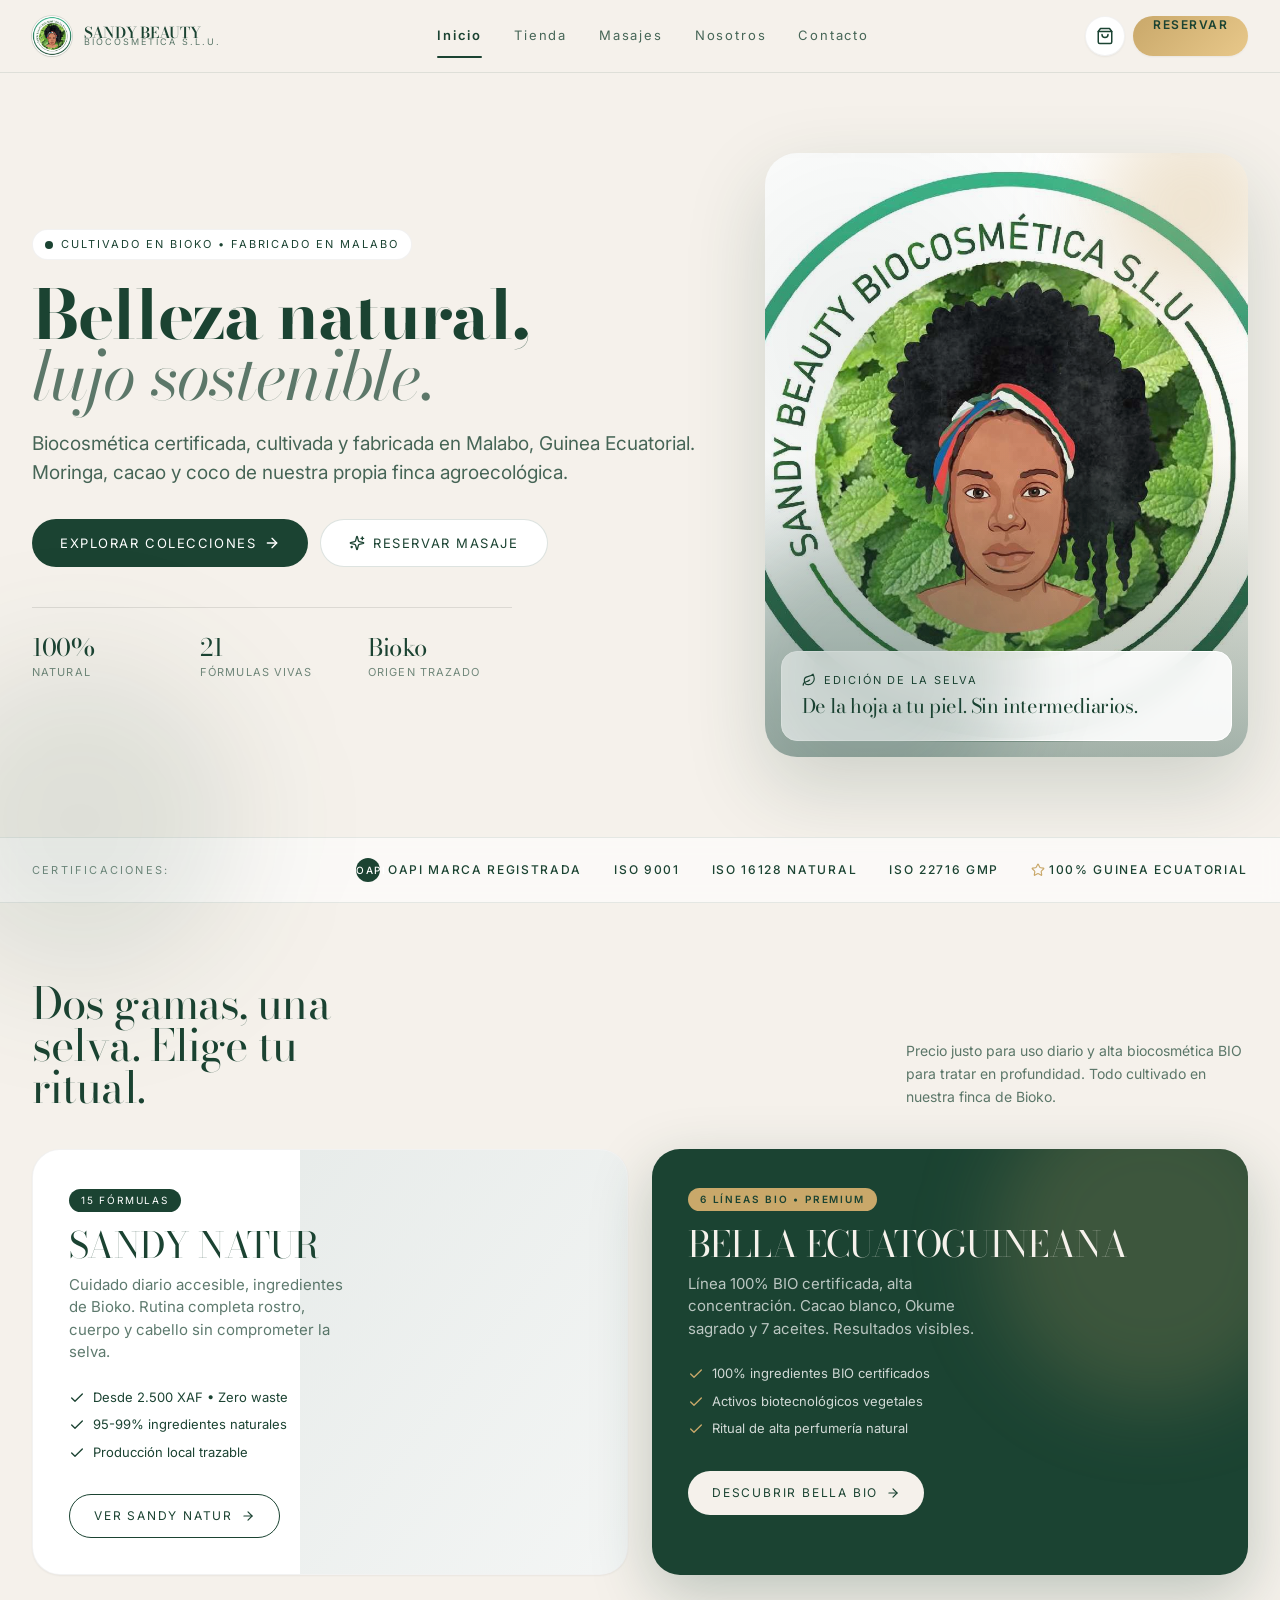
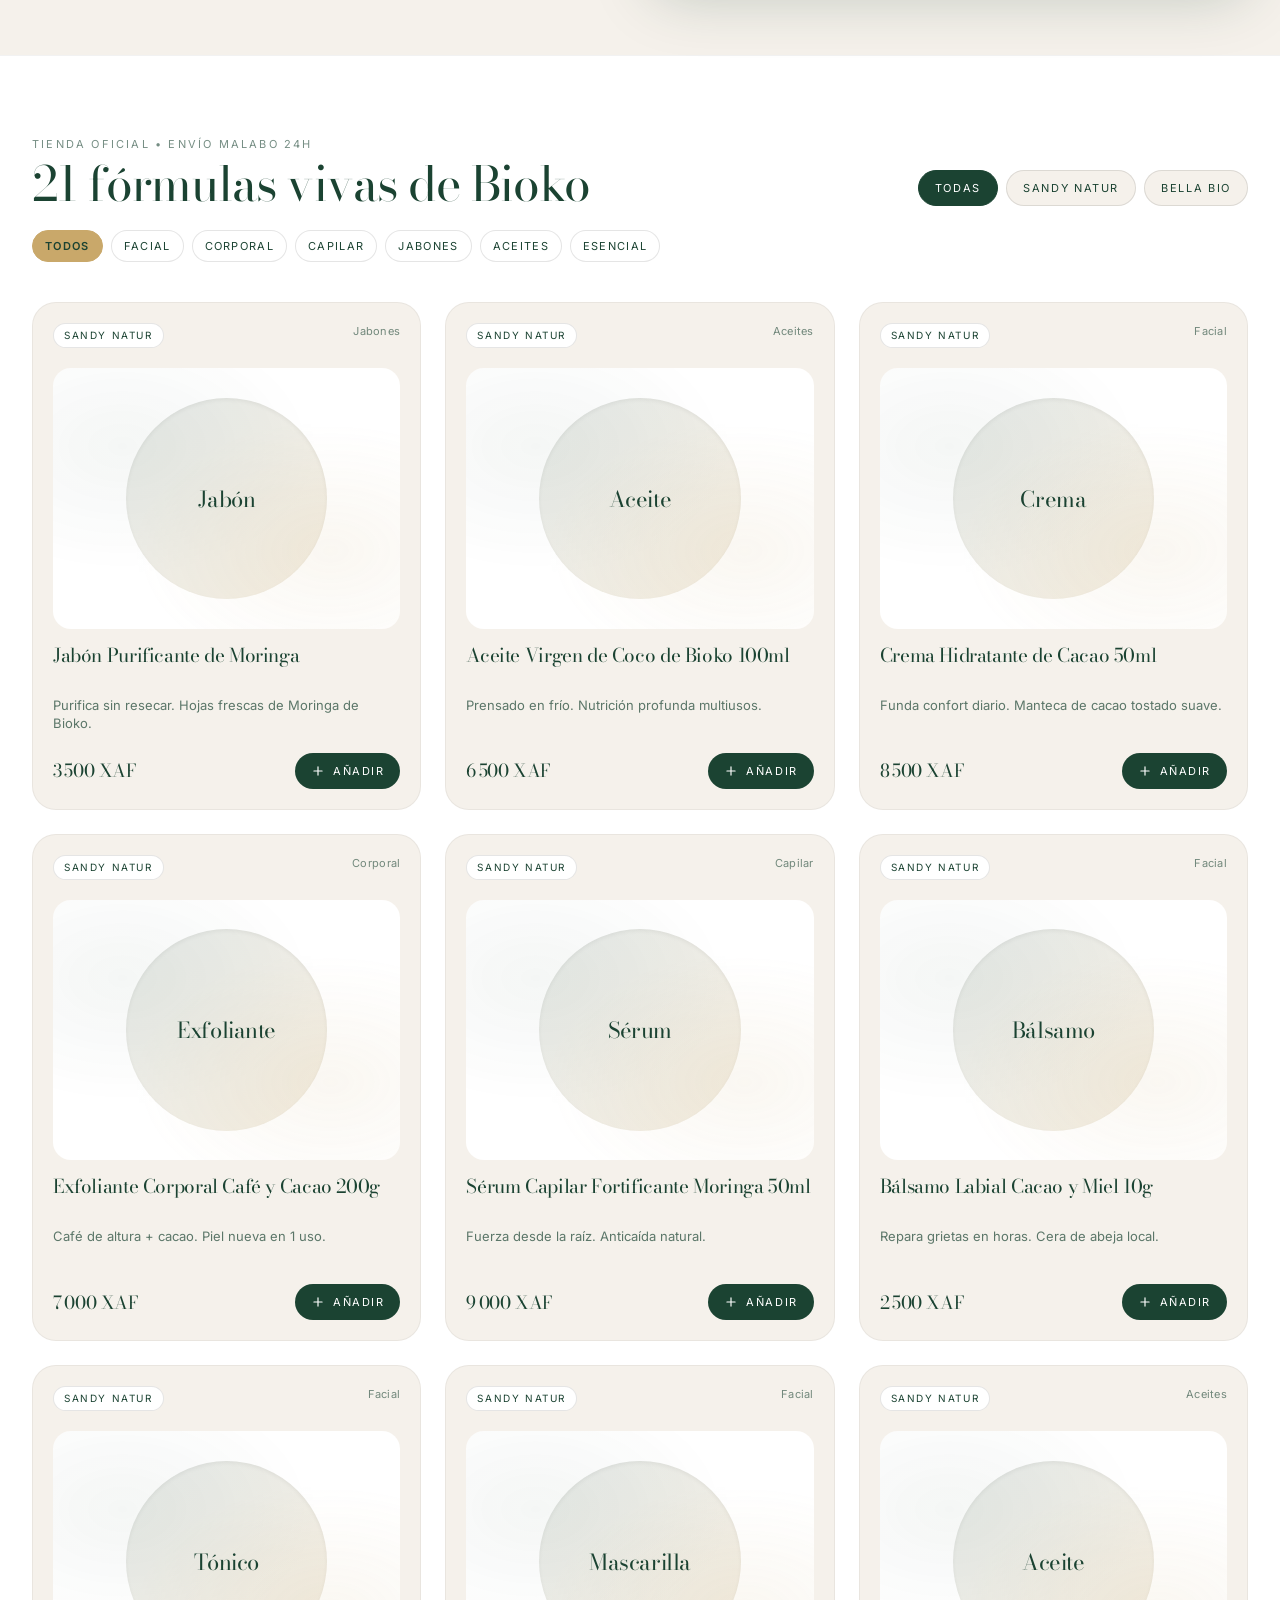
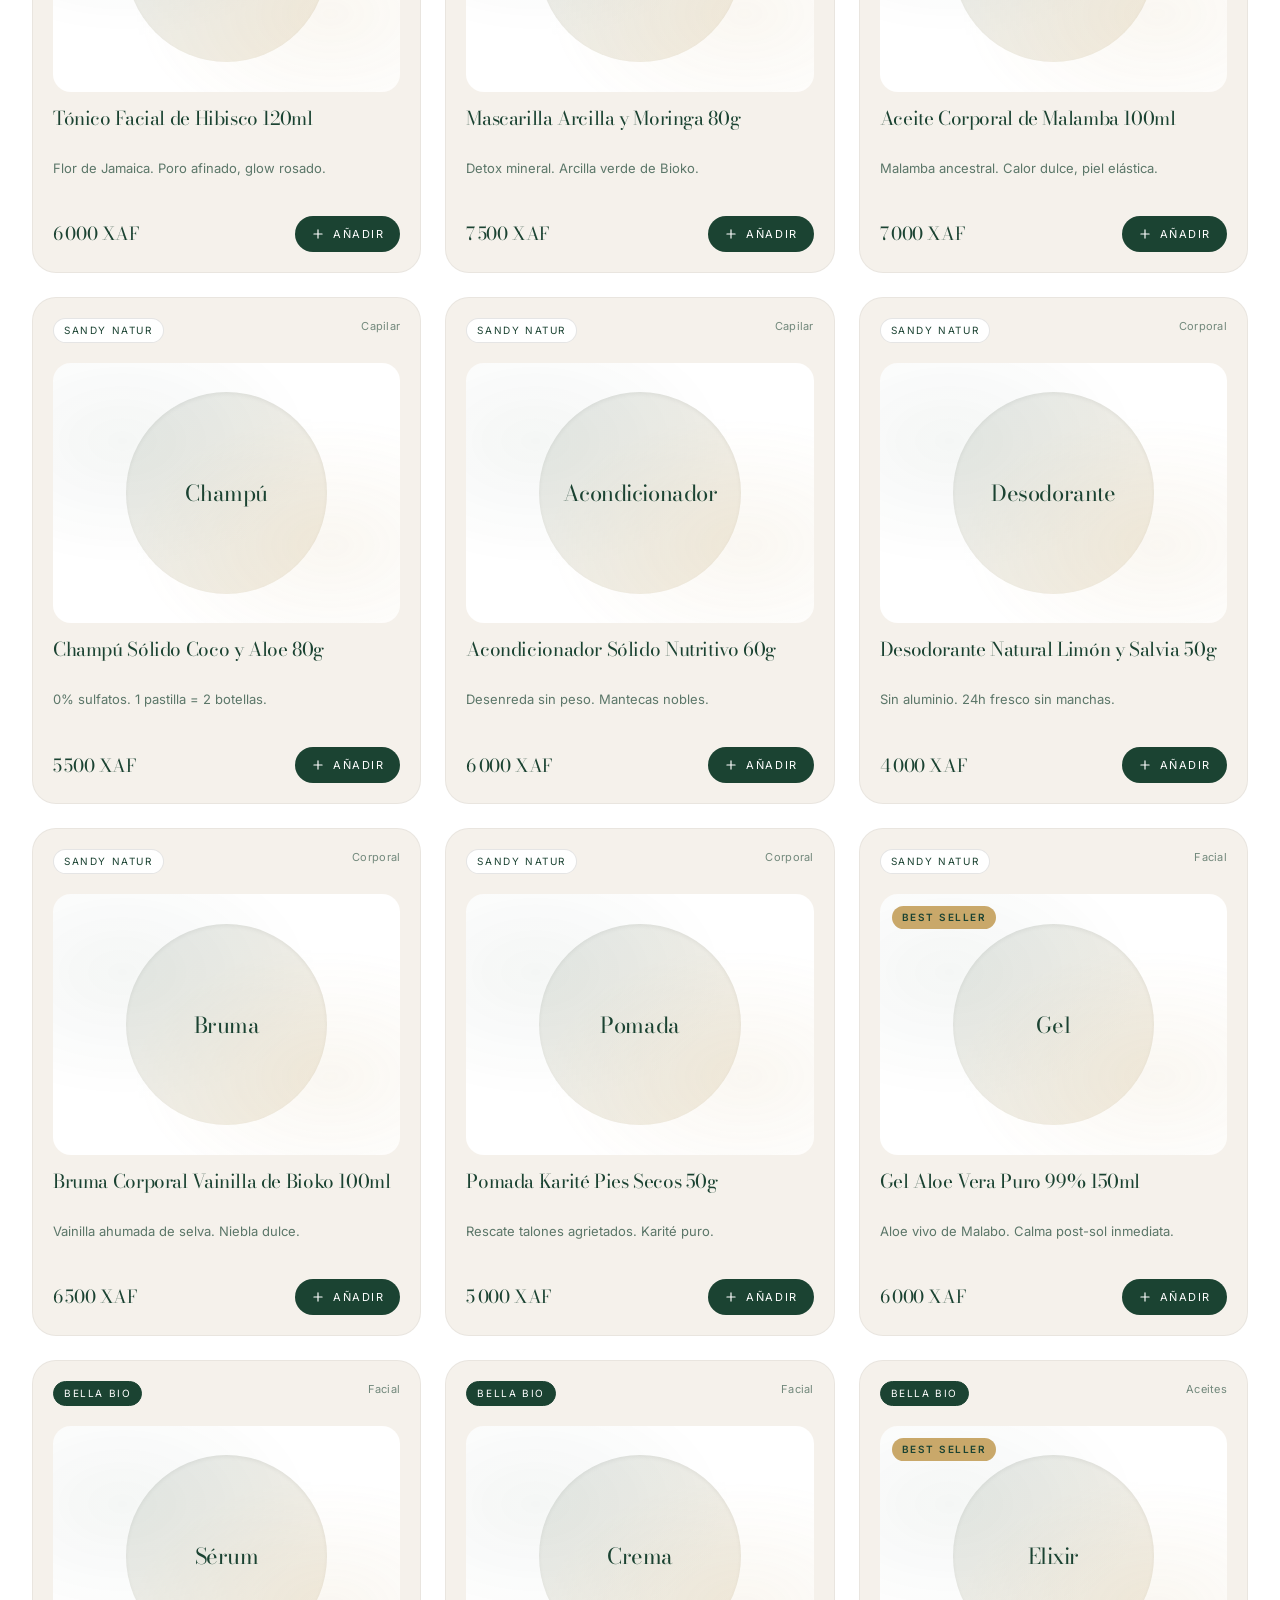
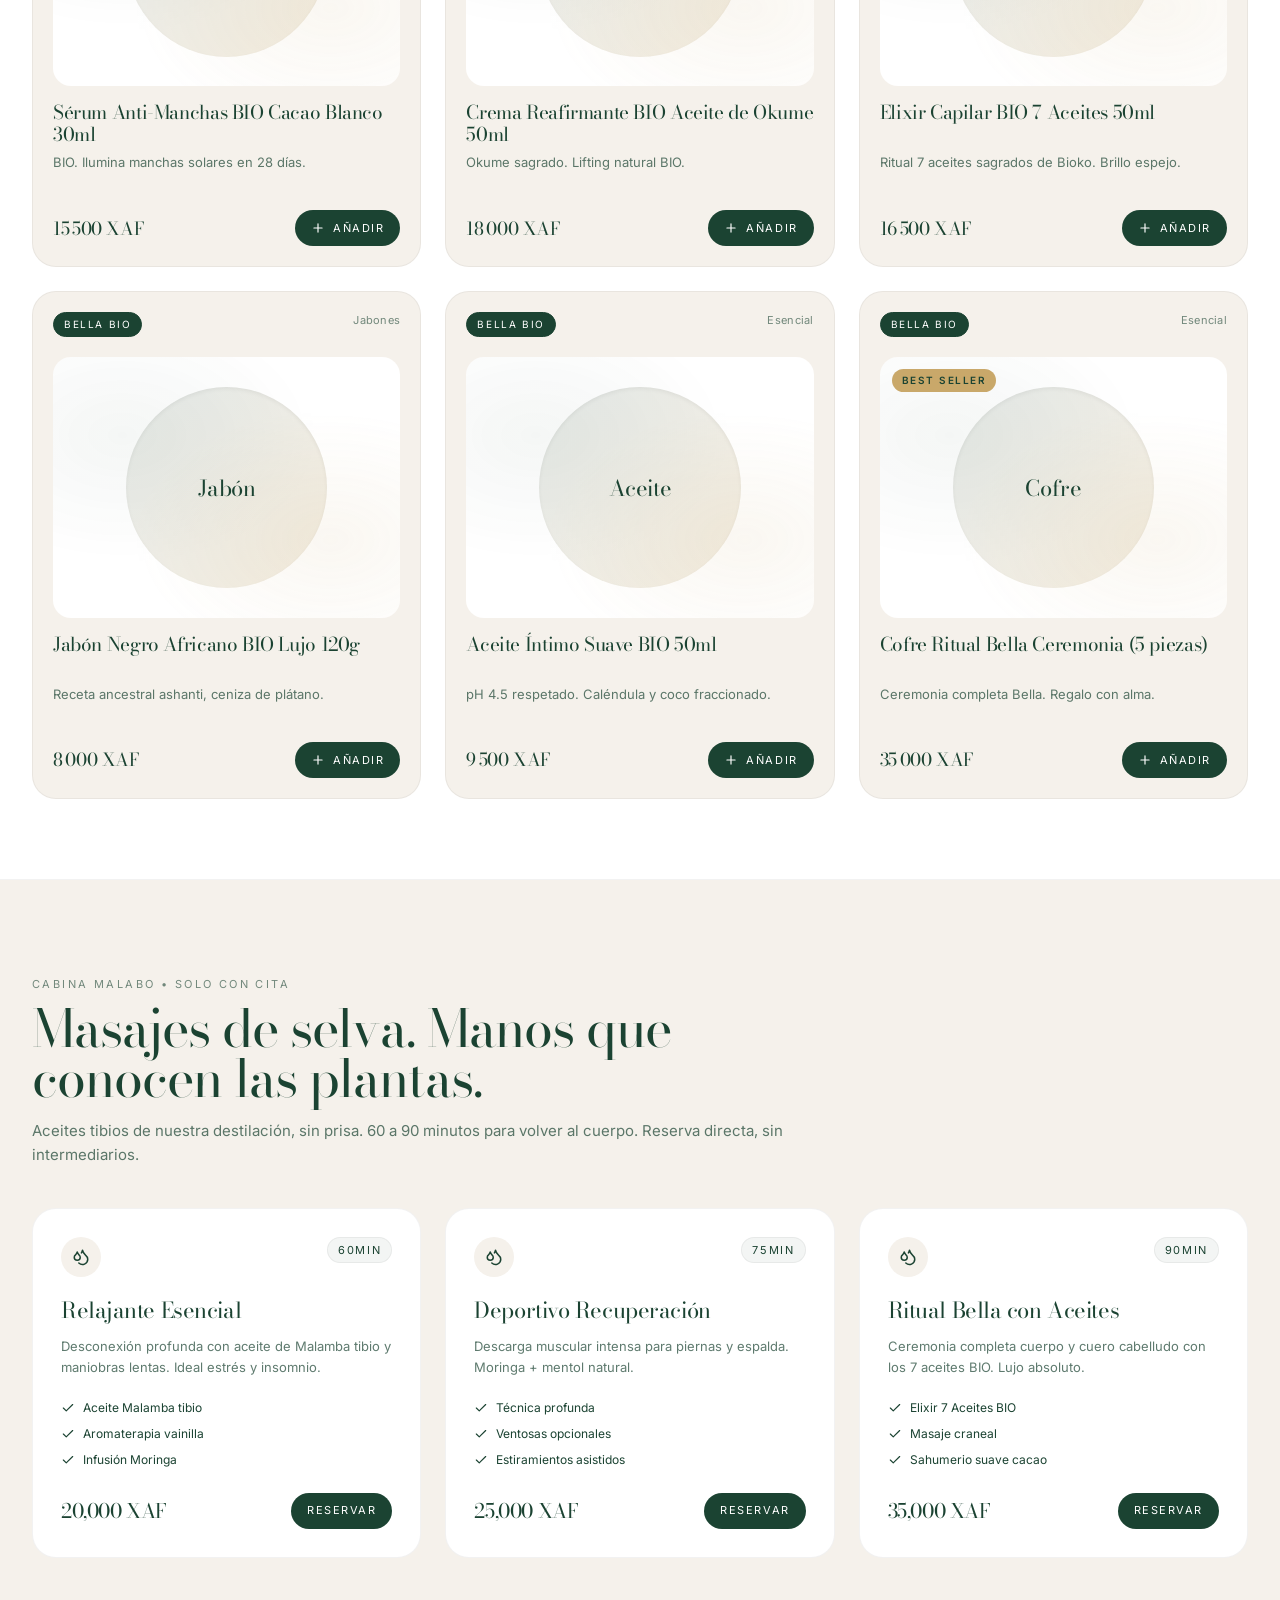
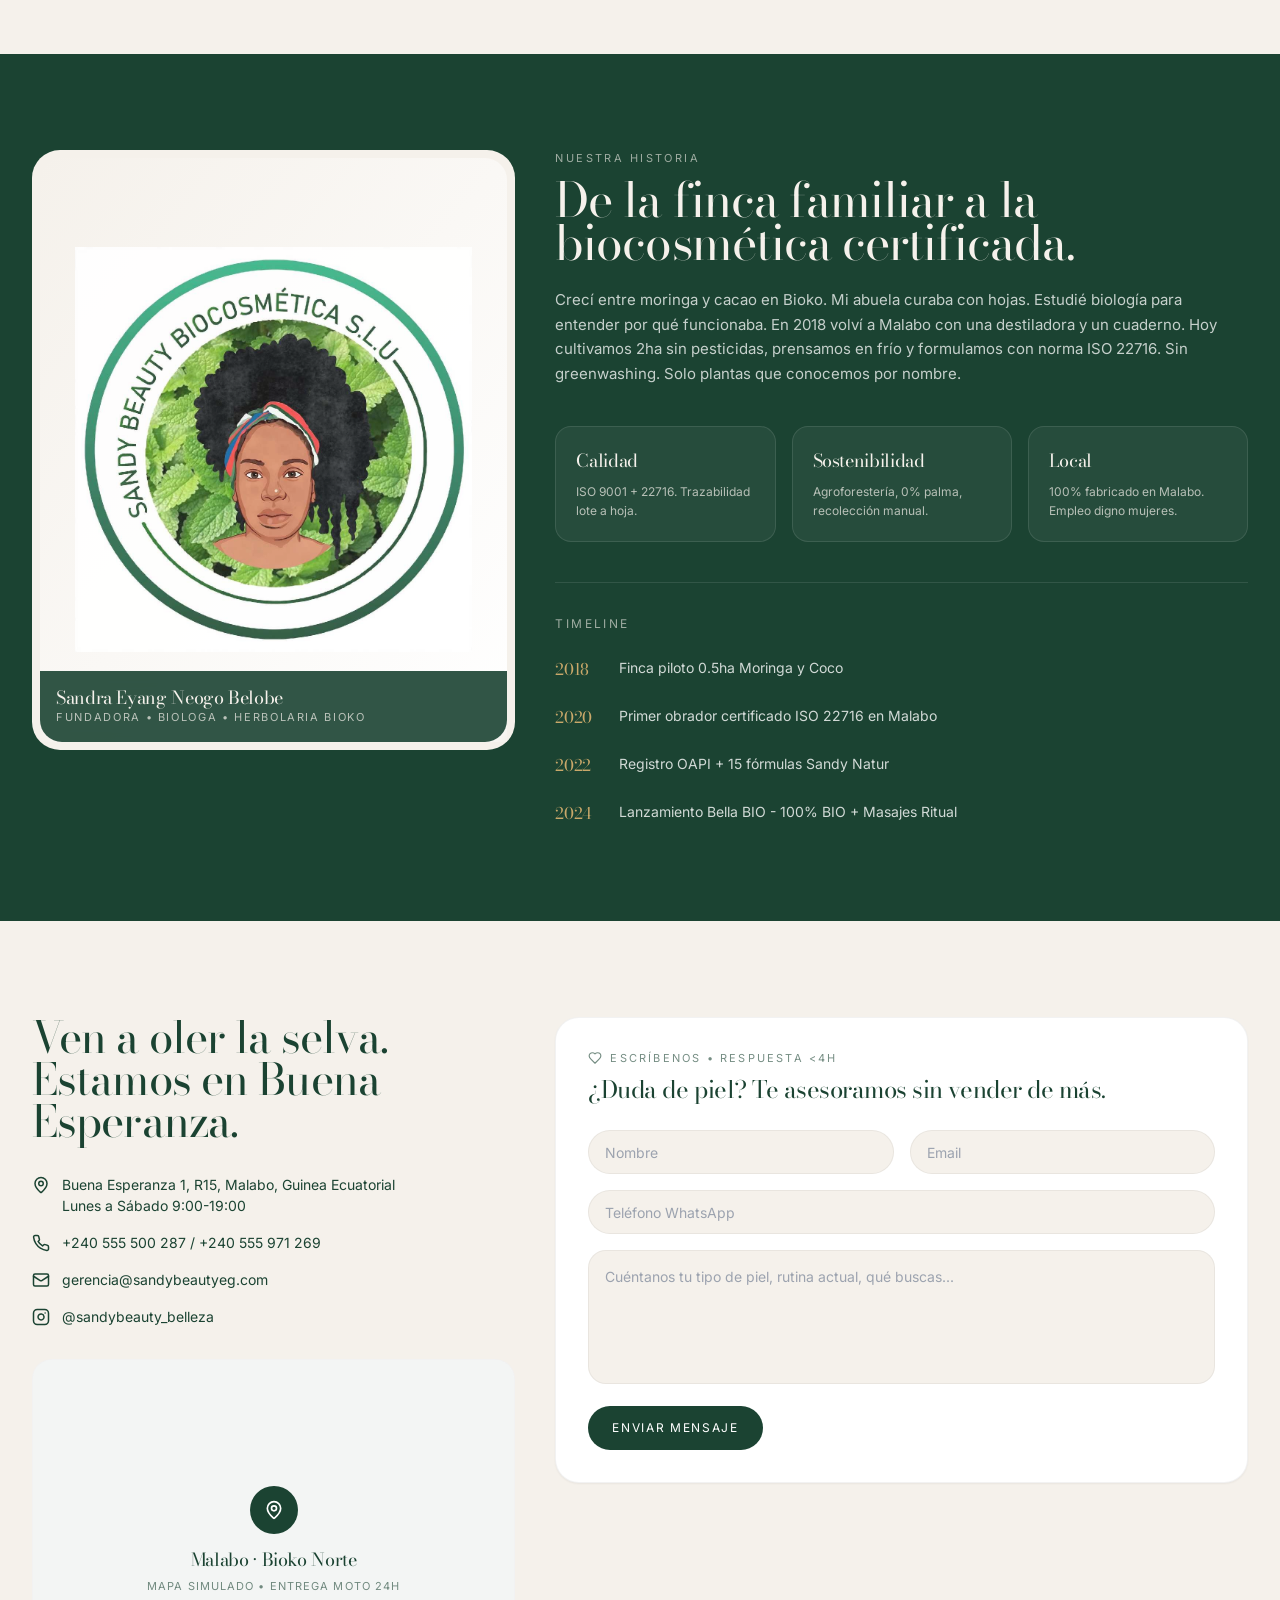
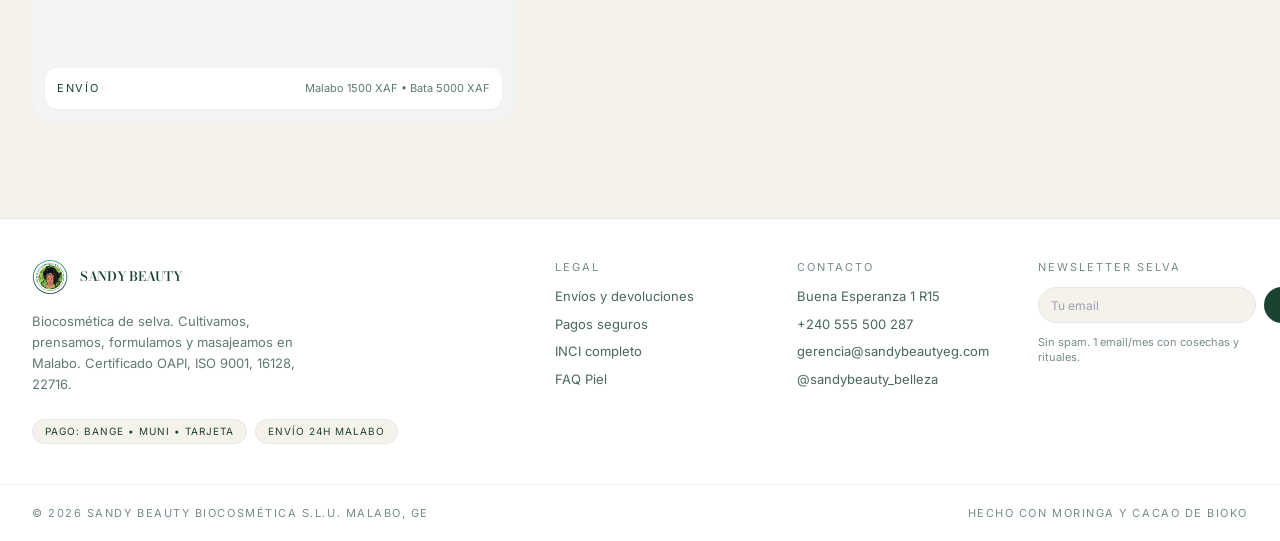
<file: Sandy Beauty 01.html>
<!DOCTYPE html>
<html lang="en">
<head>
  <meta charset="UTF-8">
  <meta name="viewport" content="width=device-width, initial-scale=1">
  <title>React Artifact</title>
  <style>*,:after,:before{--tw-border-spacing-x:0;--tw-border-spacing-y:0;--tw-translate-x:0;--tw-translate-y:0;--tw-rotate:0;--tw-skew-x:0;--tw-skew-y:0;--tw-scale-x:1;--tw-scale-y:1;--tw-pan-x: ;--tw-pan-y: ;--tw-pinch-zoom: ;--tw-scroll-snap-strictness:proximity;--tw-gradient-from-position: ;--tw-gradient-via-position: ;--tw-gradient-to-position: ;--tw-ordinal: ;--tw-slashed-zero: ;--tw-numeric-figure: ;--tw-numeric-spacing: ;--tw-numeric-fraction: ;--tw-ring-inset: ;--tw-ring-offset-width:0px;--tw-ring-offset-color:#fff;--tw-ring-color:rgba(59,130,246,.5);--tw-ring-offset-shadow:0 0 #0000;--tw-ring-shadow:0 0 #0000;--tw-shadow:0 0 #0000;--tw-shadow-colored:0 0 #0000;--tw-blur: ;--tw-brightness: ;--tw-contrast: ;--tw-grayscale: ;--tw-hue-rotate: ;--tw-invert: ;--tw-saturate: ;--tw-sepia: ;--tw-drop-shadow: ;--tw-backdrop-blur: ;--tw-backdrop-brightness: ;--tw-backdrop-contrast: ;--tw-backdrop-grayscale: ;--tw-backdrop-hue-rotate: ;--tw-backdrop-invert: ;--tw-backdrop-opacity: ;--tw-backdrop-saturate: ;--tw-backdrop-sepia: ;--tw-contain-size: ;--tw-contain-layout: ;--tw-contain-paint: ;--tw-contain-style: }::backdrop{--tw-border-spacing-x:0;--tw-border-spacing-y:0;--tw-translate-x:0;--tw-translate-y:0;--tw-rotate:0;--tw-skew-x:0;--tw-skew-y:0;--tw-scale-x:1;--tw-scale-y:1;--tw-pan-x: ;--tw-pan-y: ;--tw-pinch-zoom: ;--tw-scroll-snap-strictness:proximity;--tw-gradient-from-position: ;--tw-gradient-via-position: ;--tw-gradient-to-position: ;--tw-ordinal: ;--tw-slashed-zero: ;--tw-numeric-figure: ;--tw-numeric-spacing: ;--tw-numeric-fraction: ;--tw-ring-inset: ;--tw-ring-offset-width:0px;--tw-ring-offset-color:#fff;--tw-ring-color:rgba(59,130,246,.5);--tw-ring-offset-shadow:0 0 #0000;--tw-ring-shadow:0 0 #0000;--tw-shadow:0 0 #0000;--tw-shadow-colored:0 0 #0000;--tw-blur: ;--tw-brightness: ;--tw-contrast: ;--tw-grayscale: ;--tw-hue-rotate: ;--tw-invert: ;--tw-saturate: ;--tw-sepia: ;--tw-drop-shadow: ;--tw-backdrop-blur: ;--tw-backdrop-brightness: ;--tw-backdrop-contrast: ;--tw-backdrop-grayscale: ;--tw-backdrop-hue-rotate: ;--tw-backdrop-invert: ;--tw-backdrop-opacity: ;--tw-backdrop-saturate: ;--tw-backdrop-sepia: ;--tw-contain-size: ;--tw-contain-layout: ;--tw-contain-paint: ;--tw-contain-style: }/*! tailwindcss v3.4.18 | MIT License | https://tailwindcss.com*/*,:after,:before{box-sizing:border-box;border:0 solid #e5e7eb}:after,:before{--tw-content:""}:host,html{line-height:1.5;-webkit-text-size-adjust:100%;-moz-tab-size:4;-o-tab-size:4;tab-size:4;font-family:ui-sans-serif,system-ui,sans-serif,Apple Color Emoji,Segoe UI Emoji,Segoe UI Symbol,Noto Color Emoji;font-feature-settings:normal;font-variation-settings:normal;-webkit-tap-highlight-color:transparent}body{line-height:inherit}hr{height:0;color:inherit;border-top-width:1px}abbr:where([title]){-webkit-text-decoration:underline dotted;text-decoration:underline dotted}h1,h2,h3,h4,h5,h6{font-size:inherit;font-weight:inherit}a{color:inherit;text-decoration:inherit}b,strong{font-weight:bolder}code,kbd,pre,samp{font-family:ui-monospace,SFMono-Regular,Menlo,Monaco,Consolas,Liberation Mono,Courier New,monospace;font-feature-settings:normal;font-variation-settings:normal;font-size:1em}small{font-size:80%}sub,sup{font-size:75%;line-height:0;position:relative;vertical-align:baseline}sub{bottom:-.25em}sup{top:-.5em}table{text-indent:0;border-color:inherit;border-collapse:collapse}button,input,optgroup,select,textarea{font-family:inherit;font-feature-settings:inherit;font-variation-settings:inherit;font-size:100%;font-weight:inherit;line-height:inherit;letter-spacing:inherit;color:inherit;margin:0;padding:0}button,select{text-transform:none}button,input:where([type=button]),input:where([type=reset]),input:where([type=submit]){-webkit-appearance:button;background-color:transparent;background-image:none}:-moz-focusring{outline:auto}:-moz-ui-invalid{box-shadow:none}progress{vertical-align:baseline}::-webkit-inner-spin-button,::-webkit-outer-spin-button{height:auto}[type=search]{-webkit-appearance:textfield;outline-offset:-2px}::-webkit-search-decoration{-webkit-appearance:none}::-webkit-file-upload-button{-webkit-appearance:button;font:inherit}summary{display:list-item}blockquote,dd,dl,figure,h1,h2,h3,h4,h5,h6,hr,p,pre{margin:0}fieldset{margin:0}fieldset,legend{padding:0}menu,ol,ul{list-style:none;margin:0;padding:0}dialog{padding:0}textarea{resize:vertical}input::-moz-placeholder,textarea::-moz-placeholder{opacity:1;color:#9ca3af}input::placeholder,textarea::placeholder{opacity:1;color:#9ca3af}[role=button],button{cursor:pointer}:disabled{cursor:default}audio,canvas,embed,iframe,img,object,svg,video{display:block;vertical-align:middle}img,video{max-width:100%;height:auto}[hidden]:where(:not([hidden=until-found])){display:none}.container{width:100%}@media (min-width:640px){.container{max-width:640px}}@media (min-width:768px){.container{max-width:768px}}@media (min-width:1024px){.container{max-width:1024px}}@media (min-width:1280px){.container{max-width:1280px}}@media (min-width:1536px){.container{max-width:1536px}}.pointer-events-none{pointer-events:none}.fixed{position:fixed}.absolute{position:absolute}.relative{position:relative}.sticky{position:sticky}.inset-0{inset:0}.-bottom-1{bottom:-.25rem}.-bottom-16{bottom:-4rem}.-bottom-20{bottom:-5rem}.-left-10{left:-2.5rem}.-left-20{left:-5rem}.-right-1{right:-.25rem}.-right-10{right:-2.5rem}.-right-16{right:-4rem}.-top-1{top:-.25rem}.-top-10{top:-2.5rem}.-top-16{top:-4rem}.bottom-0{bottom:0}.bottom-3{bottom:.75rem}.bottom-4{bottom:1rem}.bottom-5{bottom:1.25rem}.left-0{left:0}.left-1\/2{left:50%}.left-3{left:.75rem}.left-4{left:1rem}.right-0{right:0}.right-3{right:.75rem}.right-4{right:1rem}.top-0{top:0}.top-1\/2{top:50%}.top-3{top:.75rem}.top-4{top:1rem}.z-10{z-index:10}.z-40{z-index:40}.z-\[60\]{z-index:60}.z-\[65\]{z-index:65}.z-\[70\]{z-index:70}.z-\[80\]{z-index:80}.col-span-2{grid-column:span 2/span 2}.mx-auto{margin-left:auto;margin-right:auto}.-mt-0\.5{margin-top:-.125rem}.mb-3{margin-bottom:.75rem}.ml-auto{margin-left:auto}.mt-0\.5{margin-top:.125rem}.mt-1{margin-top:.25rem}.mt-10{margin-top:2.5rem}.mt-2{margin-top:.5rem}.mt-3{margin-top:.75rem}.mt-4{margin-top:1rem}.mt-5{margin-top:1.25rem}.mt-6{margin-top:1.5rem}.mt-8{margin-top:2rem}.mt-auto{margin-top:auto}.line-clamp-2{overflow:hidden;display:-webkit-box;-webkit-box-orient:vertical;-webkit-line-clamp:2}.block{display:block}.flex{display:flex}.inline-flex{display:inline-flex}.grid{display:grid}.hidden{display:none}.aspect-\[4\/3\]{aspect-ratio:4/3}.aspect-\[4\/5\]{aspect-ratio:4/5}.aspect-square{aspect-ratio:1/1}.h-10{height:2.5rem}.h-11{height:2.75rem}.h-12{height:3rem}.h-14{height:3.5rem}.h-16{height:4rem}.h-2{height:.5rem}.h-48{height:12rem}.h-6{height:1.5rem}.h-7{height:1.75rem}.h-72{height:18rem}.h-8{height:2rem}.h-80{height:20rem}.h-9{height:2.25rem}.h-\[18px\]{height:18px}.h-\[2px\]{height:2px}.h-\[64px\]{height:64px}.h-\[72px\]{height:72px}.h-\[85\%\]{height:85%}.h-full{height:100%}.max-h-\[92vh\]{max-height:92vh}.max-h-\[96vh\]{max-height:96vh}.min-h-\[38px\]{min-height:38px}.min-h-\[44px\]{min-height:44px}.min-h-screen{min-height:100vh}.w-10{width:2.5rem}.w-12{width:3rem}.w-16{width:4rem}.w-2{width:.5rem}.w-48{width:12rem}.w-6{width:1.5rem}.w-7{width:1.75rem}.w-72{width:18rem}.w-80{width:20rem}.w-9{width:2.25rem}.w-\[55\%\]{width:55%}.w-\[58\%\]{width:58%}.w-\[62\%\]{width:62%}.w-\[85\%\]{width:85%}.w-full{width:100%}.min-w-0{min-width:0}.min-w-\[18px\]{min-width:18px}.max-w-\[100vw\]{max-width:100vw}.max-w-\[12ch\]{max-width:12ch}.max-w-\[1320px\]{max-width:1320px}.max-w-\[32ch\]{max-width:32ch}.max-w-\[36ch\]{max-width:36ch}.max-w-\[38ch\]{max-width:38ch}.max-w-\[420px\]{max-width:420px}.max-w-\[480px\]{max-width:480px}.max-w-\[56ch\]{max-width:56ch}.max-w-\[760px\]{max-width:760px}.flex-1{flex:1 1 0%}.shrink-0{flex-shrink:0}.-translate-x-1\/2{--tw-translate-x:-50%}.-translate-x-1\/2,.-translate-y-1\/2{transform:translate(var(--tw-translate-x),var(--tw-translate-y)) rotate(var(--tw-rotate)) skewX(var(--tw-skew-x)) skewY(var(--tw-skew-y)) scaleX(var(--tw-scale-x)) scaleY(var(--tw-scale-y))}.-translate-y-1\/2{--tw-translate-y:-50%}@keyframes pulse{50%{opacity:.5}}.animate-pulse{animation:pulse 2s cubic-bezier(.4,0,.6,1) infinite}.cursor-pointer{cursor:pointer}.resize-none{resize:none}.grid-cols-1{grid-template-columns:repeat(1,minmax(0,1fr))}.grid-cols-2{grid-template-columns:repeat(2,minmax(0,1fr))}.grid-cols-3{grid-template-columns:repeat(3,minmax(0,1fr))}.flex-col{flex-direction:column}.flex-wrap{flex-wrap:wrap}.place-items-center{place-items:center}.items-start{align-items:flex-start}.items-end{align-items:flex-end}.items-center{align-items:center}.justify-end{justify-content:flex-end}.justify-center{justify-content:center}.justify-between{justify-content:space-between}.gap-1{gap:.25rem}.gap-10{gap:2.5rem}.gap-2{gap:.5rem}.gap-3{gap:.75rem}.gap-4{gap:1rem}.gap-5{gap:1.25rem}.gap-6{gap:1.5rem}.gap-8{gap:2rem}.space-y-1\.5>:not([hidden])~:not([hidden]){--tw-space-y-reverse:0;margin-top:calc(.375rem*(1 - var(--tw-space-y-reverse)));margin-bottom:calc(.375rem*var(--tw-space-y-reverse))}.space-y-2>:not([hidden])~:not([hidden]){--tw-space-y-reverse:0;margin-top:calc(.5rem*(1 - var(--tw-space-y-reverse)));margin-bottom:calc(.5rem*var(--tw-space-y-reverse))}.space-y-3>:not([hidden])~:not([hidden]){--tw-space-y-reverse:0;margin-top:calc(.75rem*(1 - var(--tw-space-y-reverse)));margin-bottom:calc(.75rem*var(--tw-space-y-reverse))}.space-y-4>:not([hidden])~:not([hidden]){--tw-space-y-reverse:0;margin-top:calc(1rem*(1 - var(--tw-space-y-reverse)));margin-bottom:calc(1rem*var(--tw-space-y-reverse))}.space-y-5>:not([hidden])~:not([hidden]){--tw-space-y-reverse:0;margin-top:calc(1.25rem*(1 - var(--tw-space-y-reverse)));margin-bottom:calc(1.25rem*var(--tw-space-y-reverse))}.space-y-6>:not([hidden])~:not([hidden]){--tw-space-y-reverse:0;margin-top:calc(1.5rem*(1 - var(--tw-space-y-reverse)));margin-bottom:calc(1.5rem*var(--tw-space-y-reverse))}.overflow-auto{overflow:auto}.overflow-hidden{overflow:hidden}.overflow-x-auto{overflow-x:auto}.truncate{overflow:hidden;text-overflow:ellipsis}.truncate,.whitespace-nowrap{white-space:nowrap}.rounded-2xl{border-radius:1rem}.rounded-\[18px\]{border-radius:18px}.rounded-\[20px\]{border-radius:20px}.rounded-\[22px\]{border-radius:22px}.rounded-\[24px\]{border-radius:24px}.rounded-\[28px\]{border-radius:28px}.rounded-\[32px\]{border-radius:32px}.rounded-full{border-radius:9999px}.rounded-xl{border-radius:.75rem}.rounded-t-\[28px\]{border-top-left-radius:28px;border-top-right-radius:28px}.border{border-width:1px}.border-y{border-top-width:1px}.border-b,.border-y{border-bottom-width:1px}.border-t{border-top-width:1px}.border-\[\#1B4332\]{--tw-border-opacity:1;border-color:rgb(27 67 50/var(--tw-border-opacity,1))}.border-\[\#1B4332\]\/10{border-color:rgba(27,67,50,.1)}.border-\[\#1B4332\]\/15{border-color:rgba(27,67,50,.15)}.border-\[\#C9A86A\]{--tw-border-opacity:1;border-color:rgb(201 168 106/var(--tw-border-opacity,1))}.border-black\/10{border-color:rgba(0,0,0,.1)}.border-black\/5{border-color:rgba(0,0,0,.05)}.border-white{--tw-border-opacity:1;border-color:rgb(255 255 255/var(--tw-border-opacity,1))}.border-white\/10{border-color:hsla(0,0%,100%,.1)}.bg-\[\#1B4332\]{--tw-bg-opacity:1;background-color:rgb(27 67 50/var(--tw-bg-opacity,1))}.bg-\[\#1B4332\]\/10{background-color:rgba(27,67,50,.1)}.bg-\[\#1B4332\]\/20{background-color:rgba(27,67,50,.2)}.bg-\[\#1B4332\]\/40{background-color:rgba(27,67,50,.4)}.bg-\[\#1B4332\]\/5{background-color:rgba(27,67,50,.05)}.bg-\[\#1B4332\]\/50{background-color:rgba(27,67,50,.5)}.bg-\[\#1B4332\]\/90{background-color:rgba(27,67,50,.9)}.bg-\[\#C9A86A\]{--tw-bg-opacity:1;background-color:rgb(201 168 106/var(--tw-bg-opacity,1))}.bg-\[\#C9A86A\]\/20{background-color:hsla(39,47%,60%,.2)}.bg-\[\#C9A86A\]\/30{background-color:hsla(39,47%,60%,.3)}.bg-\[\#F5F1EB\]{--tw-bg-opacity:1;background-color:rgb(245 241 235/var(--tw-bg-opacity,1))}.bg-\[\#F5F1EB\]\/85{background-color:hsla(36,33%,94%,.85)}.bg-black\/20{background-color:rgba(0,0,0,.2)}.bg-white{--tw-bg-opacity:1;background-color:rgb(255 255 255/var(--tw-bg-opacity,1))}.bg-white\/15{background-color:hsla(0,0%,100%,.15)}.bg-white\/5{background-color:hsla(0,0%,100%,.05)}.bg-white\/60{background-color:hsla(0,0%,100%,.6)}.bg-white\/90{background-color:hsla(0,0%,100%,.9)}.bg-gradient-to-br{background-image:linear-gradient(to bottom right,var(--tw-gradient-stops))}.bg-gradient-to-t{background-image:linear-gradient(to top,var(--tw-gradient-stops))}.from-\[\#1B4332\]\/10{--tw-gradient-from:rgba(27,67,50,.1) var(--tw-gradient-from-position);--tw-gradient-to:rgba(27,67,50,0) var(--tw-gradient-to-position);--tw-gradient-stops:var(--tw-gradient-from),var(--tw-gradient-to)}.from-\[\#1B4332\]\/40{--tw-gradient-from:rgba(27,67,50,.4) var(--tw-gradient-from-position);--tw-gradient-to:rgba(27,67,50,0) var(--tw-gradient-to-position);--tw-gradient-stops:var(--tw-gradient-from),var(--tw-gradient-to)}.from-\[\#F5F1EB\]{--tw-gradient-from:#f5f1eb var(--tw-gradient-from-position);--tw-gradient-to:hsla(36,33%,94%,0) var(--tw-gradient-to-position);--tw-gradient-stops:var(--tw-gradient-from),var(--tw-gradient-to)}.via-transparent{--tw-gradient-to:transparent var(--tw-gradient-to-position);--tw-gradient-stops:var(--tw-gradient-from),transparent var(--tw-gradient-via-position),var(--tw-gradient-to)}.to-\[\#1B4332\]\/5{--tw-gradient-to:rgba(27,67,50,.05) var(--tw-gradient-to-position)}.to-\[\#C9A86A\]\/20{--tw-gradient-to:hsla(39,47%,60%,.2) var(--tw-gradient-to-position)}.to-\[\#C9A86A\]\/25{--tw-gradient-to:hsla(39,47%,60%,.25) var(--tw-gradient-to-position)}.to-transparent{--tw-gradient-to:transparent var(--tw-gradient-to-position)}.to-white{--tw-gradient-to:#fff var(--tw-gradient-to-position)}.object-contain{-o-object-fit:contain;object-fit:contain}.object-cover{-o-object-fit:cover;object-fit:cover}.p-0{padding:0}.p-1{padding:.25rem}.p-2{padding:.5rem}.p-3{padding:.75rem}.p-4{padding:1rem}.p-5{padding:1.25rem}.p-6{padding:1.5rem}.p-7{padding:1.75rem}.p-8{padding:2rem}.px-1{padding-left:.25rem;padding-right:.25rem}.px-2\.5{padding-left:.625rem;padding-right:.625rem}.px-3{padding-left:.75rem;padding-right:.75rem}.px-4{padding-left:1rem;padding-right:1rem}.px-5{padding-left:1.25rem;padding-right:1.25rem}.px-6{padding-left:1.5rem;padding-right:1.5rem}.px-7{padding-left:1.75rem;padding-right:1.75rem}.py-1{padding-top:.25rem;padding-bottom:.25rem}.py-1\.5{padding-top:.375rem;padding-bottom:.375rem}.py-10{padding-top:2.5rem;padding-bottom:2.5rem}.py-14{padding-top:3.5rem;padding-bottom:3.5rem}.py-16{padding-top:4rem;padding-bottom:4rem}.py-2{padding-top:.5rem;padding-bottom:.5rem}.py-3{padding-top:.75rem;padding-bottom:.75rem}.py-6{padding-top:1.5rem;padding-bottom:1.5rem}.pl-9{padding-left:2.25rem}.pr-3{padding-right:.75rem}.pt-2{padding-top:.5rem}.pt-3{padding-top:.75rem}.pt-6{padding-top:1.5rem}.pt-8{padding-top:2rem}.text-left{text-align:left}.text-center{text-align:center}.text-2xl{font-size:1.5rem;line-height:2rem}.text-\[10px\]{font-size:10px}.text-\[11px\]{font-size:11px}.text-\[12px\]{font-size:12px}.text-\[13px\]{font-size:13px}.text-\[14px\]{font-size:14px}.text-\[15px\]{font-size:15px}.text-\[16px\]{font-size:16px}.text-\[17px\]{font-size:17px}.text-\[18px\]{font-size:18px}.text-\[19px\]{font-size:19px}.text-\[20px\]{font-size:20px}.text-\[22px\]{font-size:22px}.text-\[26px\]{font-size:26px}.text-\[28px\]{font-size:28px}.text-\[32px\]{font-size:32px}.text-\[34px\]{font-size:34px}.text-\[36px\]{font-size:36px}.text-\[42px\]{font-size:42px}.text-\[9px\]{font-size:9px}.text-lg{font-size:1.125rem;line-height:1.75rem}.text-sm{font-size:.875rem;line-height:1.25rem}.text-xl{font-size:1.25rem;line-height:1.75rem}.font-\[400\]{font-weight:400}.font-\[700\]{font-weight:700}.font-medium{font-weight:500}.font-semibold{font-weight:600}.uppercase{text-transform:uppercase}.italic{font-style:italic}.leading-\[0\.95\]{line-height:.95}.leading-\[0\.9\]{line-height:.9}.leading-\[1\.05\]{line-height:1.05}.leading-\[1\.15\]{line-height:1.15}.leading-\[1\.5\]{line-height:1.5}.leading-none{line-height:1}.leading-relaxed{line-height:1.625}.leading-snug{line-height:1.375}.leading-tight{line-height:1.25}.tracking-\[0\.12em\]{letter-spacing:.12em}.tracking-\[0\.14em\]{letter-spacing:.14em}.tracking-\[0\.15em\]{letter-spacing:.15em}.tracking-\[0\.16em\]{letter-spacing:.16em}.tracking-\[0\.18em\]{letter-spacing:.18em}.tracking-\[0\.22em\]{letter-spacing:.22em}.tracking-\[0\.2em\]{letter-spacing:.2em}.tracking-wide{letter-spacing:.025em}.tracking-widest{letter-spacing:.1em}.text-\[\#1B4332\]{--tw-text-opacity:1;color:rgb(27 67 50/var(--tw-text-opacity,1))}.text-\[\#1B4332\]\/70{color:rgba(27,67,50,.7)}.text-\[\#C9A86A\]{--tw-text-opacity:1;color:rgb(201 168 106/var(--tw-text-opacity,1))}.text-\[\#F5F1EB\]{--tw-text-opacity:1;color:rgb(245 241 235/var(--tw-text-opacity,1))}.text-white{--tw-text-opacity:1;color:rgb(255 255 255/var(--tw-text-opacity,1))}.text-white\/70{color:hsla(0,0%,100%,.7)}.text-white\/75{color:hsla(0,0%,100%,.75)}.text-white\/80{color:hsla(0,0%,100%,.8)}.antialiased{-webkit-font-smoothing:antialiased;-moz-osx-font-smoothing:grayscale}.opacity-100{opacity:1}.opacity-60{opacity:.6}.opacity-70{opacity:.7}.opacity-75{opacity:.75}.opacity-80{opacity:.8}.opacity-90{opacity:.9}.opacity-\[0\.96\]{opacity:.96}.mix-blend-multiply{mix-blend-mode:multiply}.shadow{--tw-shadow:0 1px 3px 0 rgba(0,0,0,.1),0 1px 2px -1px rgba(0,0,0,.1);--tw-shadow-colored:0 1px 3px 0 var(--tw-shadow-color),0 1px 2px -1px var(--tw-shadow-color)}.shadow,.shadow-2xl{box-shadow:var(--tw-ring-offset-shadow,0 0 #0000),var(--tw-ring-shadow,0 0 #0000),var(--tw-shadow)}.shadow-2xl{--tw-shadow:0 25px 50px -12px rgba(0,0,0,.25);--tw-shadow-colored:0 25px 50px -12px var(--tw-shadow-color)}.shadow-\[-20px_0_60px_rgba\(0\2c 0\2c 0\2c 0\.15\)\]{--tw-shadow:-20px 0 60px rgba(0,0,0,.15);--tw-shadow-colored:-20px 0 60px var(--tw-shadow-color);box-shadow:var(--tw-ring-offset-shadow,0 0 #0000),var(--tw-ring-shadow,0 0 #0000),var(--tw-shadow)}.shadow-\[0_20px_60px_rgba\(27\2c 67\2c 50\2c 0\.25\)\]{--tw-shadow:0 20px 60px rgba(27,67,50,.25);--tw-shadow-colored:0 20px 60px var(--tw-shadow-color);box-shadow:var(--tw-ring-offset-shadow,0 0 #0000),var(--tw-ring-shadow,0 0 #0000),var(--tw-shadow)}.shadow-\[0_30px_80px_rgba\(0\2c 0\2c 0\2c 0\.3\)\]{--tw-shadow:0 30px 80px rgba(0,0,0,.3);--tw-shadow-colored:0 30px 80px var(--tw-shadow-color);box-shadow:var(--tw-ring-offset-shadow,0 0 #0000),var(--tw-ring-shadow,0 0 #0000),var(--tw-shadow)}.shadow-\[0_30px_80px_rgba\(27\2c 67\2c 50\2c 0\.18\)\]{--tw-shadow:0 30px 80px rgba(27,67,50,.18);--tw-shadow-colored:0 30px 80px var(--tw-shadow-color)}.shadow-\[0_30px_80px_rgba\(27\2c 67\2c 50\2c 0\.18\)\],.shadow-inner{box-shadow:var(--tw-ring-offset-shadow,0 0 #0000),var(--tw-ring-shadow,0 0 #0000),var(--tw-shadow)}.shadow-inner{--tw-shadow:inset 0 2px 4px 0 rgba(0,0,0,.05);--tw-shadow-colored:inset 0 2px 4px 0 var(--tw-shadow-color)}.shadow-sm{--tw-shadow:0 1px 2px 0 rgba(0,0,0,.05);--tw-shadow-colored:0 1px 2px 0 var(--tw-shadow-color)}.shadow-sm,.shadow-xl{box-shadow:var(--tw-ring-offset-shadow,0 0 #0000),var(--tw-ring-shadow,0 0 #0000),var(--tw-shadow)}.shadow-xl{--tw-shadow:0 20px 25px -5px rgba(0,0,0,.1),0 8px 10px -6px rgba(0,0,0,.1);--tw-shadow-colored:0 20px 25px -5px var(--tw-shadow-color),0 8px 10px -6px var(--tw-shadow-color)}.outline-none{outline:2px solid transparent;outline-offset:2px}.ring-1{--tw-ring-offset-shadow:var(--tw-ring-inset) 0 0 0 var(--tw-ring-offset-width) var(--tw-ring-offset-color);--tw-ring-shadow:var(--tw-ring-inset) 0 0 0 calc(1px + var(--tw-ring-offset-width)) var(--tw-ring-color);box-shadow:var(--tw-ring-offset-shadow),var(--tw-ring-shadow),var(--tw-shadow,0 0 #0000)}.ring-\[\#1B4332\]\/15{--tw-ring-color:rgba(27,67,50,.15)}.blur-2xl{--tw-blur:blur(40px)}.blur-2xl,.blur-3xl{filter:var(--tw-blur) var(--tw-brightness) var(--tw-contrast) var(--tw-grayscale) var(--tw-hue-rotate) var(--tw-invert) var(--tw-saturate) var(--tw-sepia) var(--tw-drop-shadow)}.blur-3xl{--tw-blur:blur(64px)}.filter{filter:var(--tw-blur) var(--tw-brightness) var(--tw-contrast) var(--tw-grayscale) var(--tw-hue-rotate) var(--tw-invert) var(--tw-saturate) var(--tw-sepia) var(--tw-drop-shadow)}.backdrop-blur{--tw-backdrop-blur:blur(8px)}.backdrop-blur,.backdrop-blur-\[2px\]{backdrop-filter:var(--tw-backdrop-blur) var(--tw-backdrop-brightness) var(--tw-backdrop-contrast) var(--tw-backdrop-grayscale) var(--tw-backdrop-hue-rotate) var(--tw-backdrop-invert) var(--tw-backdrop-opacity) var(--tw-backdrop-saturate) var(--tw-backdrop-sepia)}.backdrop-blur-\[2px\]{--tw-backdrop-blur:blur(2px)}.backdrop-blur-md{--tw-backdrop-blur:blur(12px)}.backdrop-blur-md,.backdrop-blur-sm{backdrop-filter:var(--tw-backdrop-blur) var(--tw-backdrop-brightness) var(--tw-backdrop-contrast) var(--tw-backdrop-grayscale) var(--tw-backdrop-hue-rotate) var(--tw-backdrop-invert) var(--tw-backdrop-opacity) var(--tw-backdrop-saturate) var(--tw-backdrop-sepia)}.backdrop-blur-sm{--tw-backdrop-blur:blur(4px)}.backdrop-blur-xl{--tw-backdrop-blur:blur(24px);backdrop-filter:var(--tw-backdrop-blur) var(--tw-backdrop-brightness) var(--tw-backdrop-contrast) var(--tw-backdrop-grayscale) var(--tw-backdrop-hue-rotate) var(--tw-backdrop-invert) var(--tw-backdrop-opacity) var(--tw-backdrop-saturate) var(--tw-backdrop-sepia)}.transition{transition-property:color,background-color,border-color,text-decoration-color,fill,stroke,opacity,box-shadow,transform,filter,backdrop-filter;transition-timing-function:cubic-bezier(.4,0,.2,1);transition-duration:.15s}.transition-all{transition-property:all;transition-timing-function:cubic-bezier(.4,0,.2,1);transition-duration:.15s}#root,body,html{min-height:100%}body{margin:0;font-family:Inter,ui-sans-serif,system-ui,-apple-system,BlinkMacSystemFont,Segoe UI,sans-serif}.selection\:bg-\[\#C9A86A\]\/30 ::-moz-selection{background-color:hsla(39,47%,60%,.3)}.selection\:bg-\[\#C9A86A\]\/30 ::selection{background-color:hsla(39,47%,60%,.3)}.selection\:bg-\[\#C9A86A\]\/30::-moz-selection{background-color:hsla(39,47%,60%,.3)}.selection\:bg-\[\#C9A86A\]\/30::selection{background-color:hsla(39,47%,60%,.3)}.hover\:border-black\/15:hover{border-color:rgba(0,0,0,.15)}.hover\:border-black\/20:hover{border-color:rgba(0,0,0,.2)}.hover\:bg-\[\#1B4332\]\/5:hover{background-color:rgba(27,67,50,.05)}.hover\:bg-\[\#F5F1EB\]:hover{--tw-bg-opacity:1;background-color:rgb(245 241 235/var(--tw-bg-opacity,1))}.hover\:bg-white:hover{--tw-bg-opacity:1;background-color:rgb(255 255 255/var(--tw-bg-opacity,1))}.hover\:opacity-100:hover{opacity:1}.hover\:opacity-60:hover{opacity:.6}.hover\:opacity-90:hover{opacity:.9}.hover\:shadow-\[0_16px_40px_rgba\(27\2c 67\2c 50\2c 0\.12\)\]:hover{--tw-shadow:0 16px 40px rgba(27,67,50,.12);--tw-shadow-colored:0 16px 40px var(--tw-shadow-color)}.hover\:shadow-\[0_16px_40px_rgba\(27\2c 67\2c 50\2c 0\.12\)\]:hover,.hover\:shadow-lg:hover{box-shadow:var(--tw-ring-offset-shadow,0 0 #0000),var(--tw-ring-shadow,0 0 #0000),var(--tw-shadow)}.hover\:shadow-lg:hover{--tw-shadow:0 10px 15px -3px rgba(0,0,0,.1),0 4px 6px -4px rgba(0,0,0,.1);--tw-shadow-colored:0 10px 15px -3px var(--tw-shadow-color),0 4px 6px -4px var(--tw-shadow-color)}.hover\:shadow-md:hover{--tw-shadow:0 4px 6px -1px rgba(0,0,0,.1),0 2px 4px -2px rgba(0,0,0,.1);--tw-shadow-colored:0 4px 6px -1px var(--tw-shadow-color),0 2px 4px -2px var(--tw-shadow-color)}.hover\:shadow-md:hover,.hover\:shadow-xl:hover{box-shadow:var(--tw-ring-offset-shadow,0 0 #0000),var(--tw-ring-shadow,0 0 #0000),var(--tw-shadow)}.hover\:shadow-xl:hover{--tw-shadow:0 20px 25px -5px rgba(0,0,0,.1),0 8px 10px -6px rgba(0,0,0,.1);--tw-shadow-colored:0 20px 25px -5px var(--tw-shadow-color),0 8px 10px -6px var(--tw-shadow-color)}.focus\:border-\[\#1B4332\]\/30:focus{border-color:rgba(27,67,50,.3)}.group:hover .group-hover\:bg-\[\#1B4332\]{--tw-bg-opacity:1;background-color:rgb(27 67 50/var(--tw-bg-opacity,1))}.group:hover .group-hover\:text-white{--tw-text-opacity:1;color:rgb(255 255 255/var(--tw-text-opacity,1))}@media (min-width:640px){.sm\:grid-cols-2{grid-template-columns:repeat(2,minmax(0,1fr))}.sm\:grid-cols-3{grid-template-columns:repeat(3,minmax(0,1fr))}}@media (min-width:768px){.md\:col-span-1{grid-column:span 1/span 1}.md\:col-span-5{grid-column:span 5/span 5}.md\:col-span-7{grid-column:span 7/span 7}.md\:inline{display:inline}.md\:inline-flex{display:inline-flex}.md\:w-auto{width:auto}.md\:max-w-\[920px\]{max-width:920px}.md\:max-w-\[960px\]{max-width:960px}.md\:grid-cols-12{grid-template-columns:repeat(12,minmax(0,1fr))}.md\:grid-cols-2{grid-template-columns:repeat(2,minmax(0,1fr))}.md\:grid-cols-3{grid-template-columns:repeat(3,minmax(0,1fr))}.md\:grid-cols-\[1\.1fr_0\.9fr\]{grid-template-columns:1.1fr .9fr}.md\:items-center{align-items:center}.md\:gap-6{gap:1.5rem}.md\:rounded-\[28px\]{border-radius:28px}.md\:rounded-r-\[28px\]{border-top-right-radius:28px;border-bottom-right-radius:28px}.md\:border-l{border-left-width:1px}.md\:border-t-0{border-top-width:0}.md\:p-6{padding:1.5rem}.md\:p-8{padding:2rem}.md\:p-9{padding:2.25rem}.md\:px-8{padding-left:2rem;padding-right:2rem}.md\:py-20{padding-top:5rem;padding-bottom:5rem}.md\:py-24{padding-top:6rem;padding-bottom:6rem}.md\:pl-0{padding-left:0}.md\:text-\[19px\]{font-size:19px}.md\:text-\[36px\]{font-size:36px}.md\:text-\[44px\]{font-size:44px}.md\:text-\[48px\]{font-size:48px}.md\:text-\[52px\]{font-size:52px}.md\:text-\[68px\]{font-size:68px}}@media (min-width:1024px){.lg\:col-span-5{grid-column:span 5/span 5}.lg\:col-span-7{grid-column:span 7/span 7}.lg\:flex{display:flex}.lg\:hidden{display:none}.lg\:grid-cols-12{grid-template-columns:repeat(12,minmax(0,1fr))}.lg\:grid-cols-3{grid-template-columns:repeat(3,minmax(0,1fr))}}</style>
</head>
<body>
  <div id="root"></div>
  
  <script type="module">var Ks=Object.create;var{getPrototypeOf:Rs,defineProperty:ol,getOwnPropertyNames:gs}=Object;var ys=Object.prototype.hasOwnProperty;var Ye=(e,t,n)=>{n=e!=null?Ks(Rs(e)):{};let r=t||!e||!e.__esModule?ol(n,"default",{value:e,enumerable:!0}):n;for(let o of gs(e))if(!ys.call(r,o))ol(r,o,{get:()=>e[o],enumerable:!0});return r};var Wr=(e,t)=>()=>(t||e((t={exports:{}}).exports,t),t.exports);var ms=(e,t)=>{for(var n in t)ol(e,n,{get:t[n],enumerable:!0,configurable:!0,set:(r)=>t[n]=()=>r})};var Ss=(e,t)=>()=>(e&&(t=e(e=0)),t);var vt=Wr((Hs)=>{var vn=Symbol.for("react.element"),hs=Symbol.for("react.portal"),ks=Symbol.for("react.fragment"),vs=Symbol.for("react.strict_mode"),Bs=Symbol.for("react.profiler"),Vs=Symbol.for("react.provider"),Ps=Symbol.for("react.context"),Qs=Symbol.for("react.forward_ref"),ws=Symbol.for("react.suspense"),qs=Symbol.for("react.memo"),Ws=Symbol.for("react.lazy"),Vu=Symbol.iterator;function Cs(e){if(e===null||typeof e!=="object")return null;return e=Vu&&e[Vu]||e["@@iterator"],typeof e==="function"?e:null}var wu={isMounted:function(){return!1},enqueueForceUpdate:function(){},enqueueReplaceState:function(){},enqueueSetState:function(){}},qu=Object.assign,Wu={};function Gt(e,t,n){this.props=e,this.context=t,this.refs=Wu,this.updater=n||wu}Gt.prototype.isReactComponent={};Gt.prototype.setState=function(e,t){if(typeof e!=="object"&&typeof e!=="function"&&e!=null)throw Error("setState(...): takes an object of state variables to update or a function which returns an object of state variables.");this.updater.enqueueSetState(this,e,t,"setState")};Gt.prototype.forceUpdate=function(e){this.updater.enqueueForceUpdate(this,e,"forceUpdate")};function Cu(){}Cu.prototype=Gt.prototype;function il(e,t,n){this.props=e,this.context=t,this.refs=Wu,this.updater=n||wu}var ul=il.prototype=new Cu;ul.constructor=il;qu(ul,Gt.prototype);ul.isPureReactComponent=!0;var Pu=Array.isArray,Tu=Object.prototype.hasOwnProperty,al={current:null},zu={key:!0,ref:!0,__self:!0,__source:!0};function Ou(e,t,n){var r,o={},l=null,i=null;if(t!=null)for(r in t.ref!==void 0&&(i=t.ref),t.key!==void 0&&(l=""+t.key),t)Tu.call(t,r)&&!zu.hasOwnProperty(r)&&(o[r]=t[r]);var u=arguments.length-2;if(u===1)o.children=n;else if(1<u){for(var a=Array(u),f=0;f<u;f++)a[f]=arguments[f+2];o.children=a}if(e&&e.defaultProps)for(r in u=e.defaultProps,u)o[r]===void 0&&(o[r]=u[r]);return{$$typeof:vn,type:e,key:l,ref:i,props:o,_owner:al.current}}function Ts(e,t){return{$$typeof:vn,type:e.type,key:t,ref:e.ref,props:e.props,_owner:e._owner}}function Al(e){return typeof e==="object"&&e!==null&&e.$$typeof===vn}function zs(e){var t={"=":"=0",":":"=2"};return"$"+e.replace(/[=:]/g,function(n){return t[n]})}var Qu=/\/+/g;function ll(e,t){return typeof e==="object"&&e!==null&&e.key!=null?zs(""+e.key):t.toString(36)}function Tr(e,t,n,r,o){var l=typeof e;if(l==="undefined"||l==="boolean")e=null;var i=!1;if(e===null)i=!0;else switch(l){case"string":case"number":i=!0;break;case"object":switch(e.$$typeof){case vn:case hs:i=!0}}if(i)return i=e,o=o(i),e=r===""?"."+ll(i,0):r,Pu(o)?(n="",e!=null&&(n=e.replace(Qu,"$&/")+"/"),Tr(o,t,n,"",function(f){return f})):o!=null&&(Al(o)&&(o=Ts(o,n+(!o.key||i&&i.key===o.key?"":(""+o.key).replace(Qu,"$&/")+"/")+e)),t.push(o)),1;if(i=0,r=r===""?".":r+":",Pu(e))for(var u=0;u<e.length;u++){l=e[u];var a=r+ll(l,u);i+=Tr(l,t,n,a,o)}else if(a=Cs(e),typeof a==="function")for(e=a.call(e),u=0;!(l=e.next()).done;)l=l.value,a=r+ll(l,u++),i+=Tr(l,t,n,a,o);else if(l==="object")throw t=String(e),Error("Objects are not valid as a React child (found: "+(t==="[object Object]"?"object with keys {"+Object.keys(e).join(", ")+"}":t)+"). If you meant to render a collection of children, use an array instead.");return i}function Cr(e,t,n){if(e==null)return e;var r=[],o=0;return Tr(e,r,"","",function(l){return t.call(n,l,o++)}),r}function Os(e){if(e._status===-1){var t=e._result;t=t(),t.then(function(n){if(e._status===0||e._status===-1)e._status=1,e._result=n},function(n){if(e._status===0||e._status===-1)e._status=2,e._result=n}),e._status===-1&&(e._status=0,e._result=t)}if(e._status===1)return e._result.default;throw e._result}var ie={current:null},zr={transition:null},Ns={ReactCurrentDispatcher:ie,ReactCurrentBatchConfig:zr,ReactCurrentOwner:al};function Nu(){throw Error("act(...) is not supported in production builds of React.")}Hs.Children={map:Cr,forEach:function(e,t,n){Cr(e,function(){t.apply(this,arguments)},n)},count:function(e){var t=0;return Cr(e,function(){t++}),t},toArray:function(e){return Cr(e,function(t){return t})||[]},only:function(e){if(!Al(e))throw Error("React.Children.only expected to receive a single React element child.");return e}};Hs.Component=Gt;Hs.Fragment=ks;Hs.Profiler=Bs;Hs.PureComponent=il;Hs.StrictMode=vs;Hs.Suspense=ws;Hs.__SECRET_INTERNALS_DO_NOT_USE_OR_YOU_WILL_BE_FIRED=Ns;Hs.act=Nu;Hs.cloneElement=function(e,t,n){if(e===null||e===void 0)throw Error("React.cloneElement(...): The argument must be a React element, but you passed "+e+".");var r=qu({},e.props),o=e.key,l=e.ref,i=e._owner;if(t!=null){if(t.ref!==void 0&&(l=t.ref,i=al.current),t.key!==void 0&&(o=""+t.key),e.type&&e.type.defaultProps)var u=e.type.defaultProps;for(a in t)Tu.call(t,a)&&!zu.hasOwnProperty(a)&&(r[a]=t[a]===void 0&&u!==void 0?u[a]:t[a])}var a=arguments.length-2;if(a===1)r.children=n;else if(1<a){u=Array(a);for(var f=0;f<a;f++)u[f]=arguments[f+2];r.children=u}return{$$typeof:vn,type:e.type,key:o,ref:l,props:r,_owner:i}};Hs.createContext=function(e){return e={$$typeof:Ps,_currentValue:e,_currentValue2:e,_threadCount:0,Provider:null,Consumer:null,_defaultValue:null,_globalName:null},e.Provider={$$typeof:Vs,_context:e},e.Consumer=e};Hs.createElement=Ou;Hs.createFactory=function(e){var t=Ou.bind(null,e);return t.type=e,t};Hs.createRef=function(){return{current:null}};Hs.forwardRef=function(e){return{$$typeof:Qs,render:e}};Hs.isValidElement=Al;Hs.lazy=function(e){return{$$typeof:Ws,_payload:{_status:-1,_result:e},_init:Os}};Hs.memo=function(e,t){return{$$typeof:qs,type:e,compare:t===void 0?null:t}};Hs.startTransition=function(e){var t=zr.transition;zr.transition={};try{e()}finally{zr.transition=t}};Hs.unstable_act=Nu;Hs.useCallback=function(e,t){return ie.current.useCallback(e,t)};Hs.useContext=function(e){return ie.current.useContext(e)};Hs.useDebugValue=function(){};Hs.useDeferredValue=function(e){return ie.current.useDeferredValue(e)};Hs.useEffect=function(e,t){return ie.current.useEffect(e,t)};Hs.useId=function(){return ie.current.useId()};Hs.useImperativeHandle=function(e,t,n){return ie.current.useImperativeHandle(e,t,n)};Hs.useInsertionEffect=function(e,t){return ie.current.useInsertionEffect(e,t)};Hs.useLayoutEffect=function(e,t){return ie.current.useLayoutEffect(e,t)};Hs.useMemo=function(e,t){return ie.current.useMemo(e,t)};Hs.useReducer=function(e,t,n){return ie.current.useReducer(e,t,n)};Hs.useRef=function(e){return ie.current.useRef(e)};Hs.useState=function(e){return ie.current.useState(e)};Hs.useSyncExternalStore=function(e,t,n){return ie.current.useSyncExternalStore(e,t,n)};Hs.useTransition=function(){return ie.current.useTransition()};Hs.version="18.3.1"});var Eu=Wr((hf)=>{function sl(e,t){var n=e.length;e.push(t);e:for(;0<n;){var r=n-1>>>1,o=e[r];if(0<Or(o,t))e[r]=t,e[n]=o,n=r;else break e}}function Qe(e){return e.length===0?null:e[0]}function Ir(e){if(e.length===0)return null;var t=e[0],n=e.pop();if(n!==t){e[0]=n;e:for(var r=0,o=e.length,l=o>>>1;r<l;){var i=2*(r+1)-1,u=e[i],a=i+1,f=e[a];if(0>Or(u,n))a<o&&0>Or(f,u)?(e[r]=f,e[a]=n,r=a):(e[r]=u,e[i]=n,r=i);else if(a<o&&0>Or(f,n))e[r]=f,e[a]=n,r=a;else break e}}return t}function Or(e,t){var n=e.sortIndex-t.sortIndex;return n!==0?n:e.id-t.id}if(typeof performance==="object"&&typeof performance.now==="function")fl=performance,hf.unstable_now=function(){return fl.now()};else Nr=Date,pl=Nr.now(),hf.unstable_now=function(){return Nr.now()-pl};var fl,Nr,pl,He=[],nt=[],Sf=1,me=null,te=3,Mr=!1,Bt=!1,Vn=!1,Du=typeof setTimeout==="function"?setTimeout:null,Iu=typeof clearTimeout==="function"?clearTimeout:null,Hu=typeof setImmediate<"u"?setImmediate:null;typeof navigator<"u"&&navigator.scheduling!==void 0&&navigator.scheduling.isInputPending!==void 0&&navigator.scheduling.isInputPending.bind(navigator.scheduling);function Ul(e){for(var t=Qe(nt);t!==null;){if(t.callback===null)Ir(nt);else if(t.startTime<=e)Ir(nt),t.sortIndex=t.expirationTime,sl(He,t);else break;t=Qe(nt)}}function Fl(e){if(Vn=!1,Ul(e),!Bt)if(Qe(He)!==null)Bt=!0,Rl(Kl);else{var t=Qe(nt);t!==null&&gl(Fl,t.startTime-e)}}function Kl(e,t){Bt=!1,Vn&&(Vn=!1,Iu(Pn),Pn=-1),Mr=!0;var n=te;try{Ul(t);for(me=Qe(He);me!==null&&(!(me.expirationTime>t)||e&&!Gu());){var r=me.callback;if(typeof r==="function"){me.callback=null,te=me.priorityLevel;var o=r(me.expirationTime<=t);t=hf.unstable_now(),typeof o==="function"?me.callback=o:me===Qe(He)&&Ir(He),Ul(t)}else Ir(He);me=Qe(He)}if(me!==null)var l=!0;else{var i=Qe(nt);i!==null&&gl(Fl,i.startTime-t),l=!1}return l}finally{me=null,te=n,Mr=!1}}var xr=!1,Hr=null,Pn=-1,Mu=5,xu=-1;function Gu(){return hf.unstable_now()-xu<Mu?!1:!0}function cl(){if(Hr!==null){var e=hf.unstable_now();xu=e;var t=!0;try{t=Hr(!0,e)}finally{t?Bn():(xr=!1,Hr=null)}}else xr=!1}var Bn;if(typeof Hu==="function")Bn=function(){Hu(cl)};else if(typeof MessageChannel<"u")Dr=new MessageChannel,dl=Dr.port2,Dr.port1.onmessage=cl,Bn=function(){dl.postMessage(null)};else Bn=function(){Du(cl,0)};var Dr,dl;function Rl(e){Hr=e,xr||(xr=!0,Bn())}function gl(e,t){Pn=Du(function(){e(hf.unstable_now())},t)}hf.unstable_IdlePriority=5;hf.unstable_ImmediatePriority=1;hf.unstable_LowPriority=4;hf.unstable_NormalPriority=3;hf.unstable_Profiling=null;hf.unstable_UserBlockingPriority=2;hf.unstable_cancelCallback=function(e){e.callback=null};hf.unstable_continueExecution=function(){Bt||Mr||(Bt=!0,Rl(Kl))};hf.unstable_forceFrameRate=function(e){0>e||125<e?console.error("forceFrameRate takes a positive int between 0 and 125, forcing frame rates higher than 125 fps is not supported"):Mu=0<e?Math.floor(1000/e):5};hf.unstable_getCurrentPriorityLevel=function(){return te};hf.unstable_getFirstCallbackNode=function(){return Qe(He)};hf.unstable_next=function(e){switch(te){case 1:case 2:case 3:var t=3;break;default:t=te}var n=te;te=t;try{return e()}finally{te=n}};hf.unstable_pauseExecution=function(){};hf.unstable_requestPaint=function(){};hf.unstable_runWithPriority=function(e,t){switch(e){case 1:case 2:case 3:case 4:case 5:break;default:e=3}var n=te;te=e;try{return t()}finally{te=n}};hf.unstable_scheduleCallback=function(e,t,n){var r=hf.unstable_now();switch(typeof n==="object"&&n!==null?(n=n.delay,n=typeof n==="number"&&0<n?r+n:r):n=r,e){case 1:var o=-1;break;case 2:o=250;break;case 5:o=1073741823;break;case 4:o=1e4;break;default:o=5000}return o=n+o,e={id:Sf++,callback:t,priorityLevel:e,startTime:n,expirationTime:o,sortIndex:-1},n>r?(e.sortIndex=n,sl(nt,e),Qe(He)===null&&e===Qe(nt)&&(Vn?(Iu(Pn),Pn=-1):Vn=!0,gl(Fl,n-r))):(e.sortIndex=o,sl(He,e),Bt||Mr||(Bt=!0,Rl(Kl))),e};hf.unstable_shouldYield=Gu;hf.unstable_wrapCallback=function(e){var t=te;return function(){var n=te;te=t;try{return e.apply(this,arguments)}finally{te=n}}}});var vu={};ms(vu,{version:()=>os,unstable_renderSubtreeIntoContainer:()=>rs,unstable_batchedUpdates:()=>ns,unmountComponentAtNode:()=>ts,render:()=>es,hydrateRoot:()=>$c,hydrate:()=>_c,flushSync:()=>bc,findDOMNode:()=>Xc,createRoot:()=>Lc,createPortal:()=>jc,__SECRET_INTERNALS_DO_NOT_USE_OR_YOU_WILL_BE_FIRED:()=>Jc});function g(e){for(var t="https://reactjs.org/docs/error-decoder.html?invariant="+e,n=1;n<arguments.length;n++)t+="&args[]="+encodeURIComponent(arguments[n]);return"Minified React error #"+e+"; visit "+t+" for the full message or use the non-minified dev environment for full errors and additional helpful warnings."}function It(e,t){fn(e,t),fn(e+"Capture",t)}function fn(e,t){$n[e]=t;for(e=0;e<t.length;e++)Xa.add(t[e])}function Gf(e){if(Ml.call(Zu,e))return!0;if(Ml.call(Yu,e))return!1;if(xf.test(e))return Zu[e]=!0;return Yu[e]=!0,!1}function Ef(e,t,n,r){if(n!==null&&n.type===0)return!1;switch(typeof t){case"function":case"symbol":return!0;case"boolean":if(r)return!1;if(n!==null)return!n.acceptsBooleans;return e=e.toLowerCase().slice(0,5),e!=="data-"&&e!=="aria-";default:return!1}}function Yf(e,t,n,r){if(t===null||typeof t>"u"||Ef(e,t,n,r))return!0;if(r)return!1;if(n!==null)switch(n.type){case 3:return!t;case 4:return t===!1;case 5:return isNaN(t);case 6:return isNaN(t)||1>t}return!1}function Ae(e,t,n,r,o,l,i){this.acceptsBooleans=t===2||t===3||t===4,this.attributeName=r,this.attributeNamespace=o,this.mustUseProperty=n,this.propertyName=e,this.type=t,this.sanitizeURL=l,this.removeEmptyString=i}function Oi(e){return e[1].toUpperCase()}function Ni(e,t,n,r){var o=ee.hasOwnProperty(t)?ee[t]:null;if(o!==null?o.type!==0:r||!(2<t.length)||t[0]!=="o"&&t[0]!=="O"||t[1]!=="n"&&t[1]!=="N")Yf(t,n,o,r)&&(n=null),r||o===null?Gf(t)&&(n===null?e.removeAttribute(t):e.setAttribute(t,""+n)):o.mustUseProperty?e[o.propertyName]=n===null?o.type===3?!1:"":n:(t=o.attributeName,r=o.attributeNamespace,n===null?e.removeAttribute(t):(o=o.type,n=o===3||o===4&&n===!0?"":""+n,r?e.setAttributeNS(r,t,n):e.setAttribute(t,n)))}function Qn(e){if(e===null||typeof e!=="object")return null;return e=Ju&&e[Ju]||e["@@iterator"],typeof e==="function"?e:null}function On(e){if(yl===void 0)try{throw Error()}catch(n){var t=n.stack.trim().match(/\n( *(at )?)/);yl=t&&t[1]||""}return`
`+yl+e}function Sl(e,t){if(!e||ml)return"";ml=!0;var n=Error.prepareStackTrace;Error.prepareStackTrace=void 0;try{if(t)if(t=function(){throw Error()},Object.defineProperty(t.prototype,"props",{set:function(){throw Error()}}),typeof Reflect==="object"&&Reflect.construct){try{Reflect.construct(t,[])}catch(f){var r=f}Reflect.construct(e,[],t)}else{try{t.call()}catch(f){r=f}e.call(t.prototype)}else{try{throw Error()}catch(f){r=f}e()}}catch(f){if(f&&r&&typeof f.stack==="string"){for(var o=f.stack.split(`
`),l=r.stack.split(`
`),i=o.length-1,u=l.length-1;1<=i&&0<=u&&o[i]!==l[u];)u--;for(;1<=i&&0<=u;i--,u--)if(o[i]!==l[u]){if(i!==1||u!==1)do if(i--,u--,0>u||o[i]!==l[u]){var a=`
`+o[i].replace(" at new "," at ");return e.displayName&&a.includes("<anonymous>")&&(a=a.replace("<anonymous>",e.displayName)),a}while(1<=i&&0<=u);break}}}finally{ml=!1,Error.prepareStackTrace=n}return(e=e?e.displayName||e.name:"")?On(e):""}function Zf(e){switch(e.tag){case 5:return On(e.type);case 16:return On("Lazy");case 13:return On("Suspense");case 19:return On("SuspenseList");case 0:case 2:case 15:return e=Sl(e.type,!1),e;case 11:return e=Sl(e.type.render,!1),e;case 1:return e=Sl(e.type,!0),e;default:return""}}function Yl(e){if(e==null)return null;if(typeof e==="function")return e.displayName||e.name||null;if(typeof e==="string")return e;switch(e){case jt:return"Fragment";case Jt:return"Portal";case xl:return"Profiler";case Hi:return"StrictMode";case Gl:return"Suspense";case El:return"SuspenseList"}if(typeof e==="object")switch(e.$$typeof){case _a:return(e.displayName||"Context")+".Consumer";case ba:return(e._context.displayName||"Context")+".Provider";case Di:var t=e.render;return e=e.displayName,e||(e=t.displayName||t.name||"",e=e!==""?"ForwardRef("+e+")":"ForwardRef"),e;case Ii:return t=e.displayName||null,t!==null?t:Yl(e.type)||"Memo";case ot:t=e._payload,e=e._init;try{return Yl(e(t))}catch(n){}}return null}function Jf(e){var t=e.type;switch(e.tag){case 24:return"Cache";case 9:return(t.displayName||"Context")+".Consumer";case 10:return(t._context.displayName||"Context")+".Provider";case 18:return"DehydratedFragment";case 11:return e=t.render,e=e.displayName||e.name||"",t.displayName||(e!==""?"ForwardRef("+e+")":"ForwardRef");case 7:return"Fragment";case 5:return t;case 4:return"Portal";case 3:return"Root";case 6:return"Text";case 16:return Yl(t);case 8:return t===Hi?"StrictMode":"Mode";case 22:return"Offscreen";case 12:return"Profiler";case 21:return"Scope";case 13:return"Suspense";case 19:return"SuspenseList";case 25:return"TracingMarker";case 1:case 0:case 17:case 2:case 14:case 15:if(typeof t==="function")return t.displayName||t.name||null;if(typeof t==="string")return t}return null}function Rt(e){switch(typeof e){case"boolean":case"number":case"string":case"undefined":return e;case"object":return e;default:return""}}function eA(e){var t=e.type;return(e=e.nodeName)&&e.toLowerCase()==="input"&&(t==="checkbox"||t==="radio")}function jf(e){var t=eA(e)?"checked":"value",n=Object.getOwnPropertyDescriptor(e.constructor.prototype,t),r=""+e[t];if(!e.hasOwnProperty(t)&&typeof n<"u"&&typeof n.get==="function"&&typeof n.set==="function"){var{get:o,set:l}=n;return Object.defineProperty(e,t,{configurable:!0,get:function(){return o.call(this)},set:function(i){r=""+i,l.call(this,i)}}),Object.defineProperty(e,t,{enumerable:n.enumerable}),{getValue:function(){return r},setValue:function(i){r=""+i},stopTracking:function(){e._valueTracker=null,delete e[t]}}}}function Er(e){e._valueTracker||(e._valueTracker=jf(e))}function tA(e){if(!e)return!1;var t=e._valueTracker;if(!t)return!0;var n=t.getValue(),r="";return e&&(r=eA(e)?e.checked?"true":"false":e.value),e=r,e!==n?(t.setValue(e),!0):!1}function Fo(e){if(e=e||(typeof document<"u"?document:void 0),typeof e>"u")return null;try{return e.activeElement||e.body}catch(t){return e.body}}function Zl(e,t){var n=t.checked;return x({},t,{defaultChecked:void 0,defaultValue:void 0,value:void 0,checked:n!=null?n:e._wrapperState.initialChecked})}function ju(e,t){var n=t.defaultValue==null?"":t.defaultValue,r=t.checked!=null?t.checked:t.defaultChecked;n=Rt(t.value!=null?t.value:n),e._wrapperState={initialChecked:r,initialValue:n,controlled:t.type==="checkbox"||t.type==="radio"?t.checked!=null:t.value!=null}}function nA(e,t){t=t.checked,t!=null&&Ni(e,"checked",t,!1)}function Jl(e,t){nA(e,t);var n=Rt(t.value),r=t.type;if(n!=null)if(r==="number"){if(n===0&&e.value===""||e.value!=n)e.value=""+n}else e.value!==""+n&&(e.value=""+n);else if(r==="submit"||r==="reset"){e.removeAttribute("value");return}t.hasOwnProperty("value")?jl(e,t.type,n):t.hasOwnProperty("defaultValue")&&jl(e,t.type,Rt(t.defaultValue)),t.checked==null&&t.defaultChecked!=null&&(e.defaultChecked=!!t.defaultChecked)}function Lu(e,t,n){if(t.hasOwnProperty("value")||t.hasOwnProperty("defaultValue")){var r=t.type;if(!(r!=="submit"&&r!=="reset"||t.value!==void 0&&t.value!==null))return;t=""+e._wrapperState.initialValue,n||t===e.value||(e.value=t),e.defaultValue=t}n=e.name,n!==""&&(e.name=""),e.defaultChecked=!!e._wrapperState.initialChecked,n!==""&&(e.name=n)}function jl(e,t,n){if(t!=="number"||Fo(e.ownerDocument)!==e)n==null?e.defaultValue=""+e._wrapperState.initialValue:e.defaultValue!==""+n&&(e.defaultValue=""+n)}function ln(e,t,n,r){if(e=e.options,t){t={};for(var o=0;o<n.length;o++)t["$"+n[o]]=!0;for(n=0;n<e.length;n++)o=t.hasOwnProperty("$"+e[n].value),e[n].selected!==o&&(e[n].selected=o),o&&r&&(e[n].defaultSelected=!0)}else{n=""+Rt(n),t=null;for(o=0;o<e.length;o++){if(e[o].value===n){e[o].selected=!0,r&&(e[o].defaultSelected=!0);return}t!==null||e[o].disabled||(t=e[o])}t!==null&&(t.selected=!0)}}function Ll(e,t){if(t.dangerouslySetInnerHTML!=null)throw Error(g(91));return x({},t,{value:void 0,defaultValue:void 0,children:""+e._wrapperState.initialValue})}function Xu(e,t){var n=t.value;if(n==null){if(n=t.children,t=t.defaultValue,n!=null){if(t!=null)throw Error(g(92));if(Nn(n)){if(1<n.length)throw Error(g(93));n=n[0]}t=n}t==null&&(t=""),n=t}e._wrapperState={initialValue:Rt(n)}}function rA(e,t){var n=Rt(t.value),r=Rt(t.defaultValue);n!=null&&(n=""+n,n!==e.value&&(e.value=n),t.defaultValue==null&&e.defaultValue!==n&&(e.defaultValue=n)),r!=null&&(e.defaultValue=""+r)}function bu(e){var t=e.textContent;t===e._wrapperState.initialValue&&t!==""&&t!==null&&(e.value=t)}function oA(e){switch(e){case"svg":return"http://www.w3.org/2000/svg";case"math":return"http://www.w3.org/1998/Math/MathML";default:return"http://www.w3.org/1999/xhtml"}}function Xl(e,t){return e==null||e==="http://www.w3.org/1999/xhtml"?oA(t):e==="http://www.w3.org/2000/svg"&&t==="foreignObject"?"http://www.w3.org/1999/xhtml":e}function er(e,t){if(t){var n=e.firstChild;if(n&&n===e.lastChild&&n.nodeType===3){n.nodeValue=t;return}}e.textContent=t}function iA(e,t,n){return t==null||typeof t==="boolean"||t===""?"":n||typeof t!=="number"||t===0||En.hasOwnProperty(e)&&En[e]?(""+t).trim():t+"px"}function uA(e,t){e=e.style;for(var n in t)if(t.hasOwnProperty(n)){var r=n.indexOf("--")===0,o=iA(n,t[n],r);n==="float"&&(n="cssFloat"),r?e.setProperty(n,o):e[n]=o}}function bl(e,t){if(t){if(Xf[e]&&(t.children!=null||t.dangerouslySetInnerHTML!=null))throw Error(g(137,e));if(t.dangerouslySetInnerHTML!=null){if(t.children!=null)throw Error(g(60));if(typeof t.dangerouslySetInnerHTML!=="object"||!("__html"in t.dangerouslySetInnerHTML))throw Error(g(61))}if(t.style!=null&&typeof t.style!=="object")throw Error(g(62))}}function _l(e,t){if(e.indexOf("-")===-1)return typeof t.is==="string";switch(e){case"annotation-xml":case"color-profile":case"font-face":case"font-face-src":case"font-face-uri":case"font-face-format":case"font-face-name":case"missing-glyph":return!1;default:return!0}}function Mi(e){return e=e.target||e.srcElement||window,e.correspondingUseElement&&(e=e.correspondingUseElement),e.nodeType===3?e.parentNode:e}function _u(e){if(e=Rr(e)){if(typeof ei!=="function")throw Error(g(280));var t=e.stateNode;t&&(t=Eo(t),ei(e.stateNode,e.type,t))}}function aA(e){un?an?an.push(e):an=[e]:un=e}function AA(){if(un){var e=un,t=an;if(an=un=null,_u(e),t)for(e=0;e<t.length;e++)_u(t[e])}}function cA(e,t){return e(t)}function sA(){}function fA(e,t,n){if(hl)return e(t,n);hl=!0;try{return cA(e,t,n)}finally{if(hl=!1,un!==null||an!==null)sA(),AA()}}function tr(e,t){var n=e.stateNode;if(n===null)return null;var r=Eo(n);if(r===null)return null;n=r[t];e:switch(t){case"onClick":case"onClickCapture":case"onDoubleClick":case"onDoubleClickCapture":case"onMouseDown":case"onMouseDownCapture":case"onMouseMove":case"onMouseMoveCapture":case"onMouseUp":case"onMouseUpCapture":case"onMouseEnter":(r=!r.disabled)||(e=e.type,r=!(e==="button"||e==="input"||e==="select"||e==="textarea")),e=!r;break e;default:e=!1}if(e)return null;if(n&&typeof n!=="function")throw Error(g(231,t,typeof n));return n}function bf(e,t,n,r,o,l,i,u,a){var f=Array.prototype.slice.call(arguments,3);try{t.apply(n,f)}catch(K){this.onError(K)}}function $f(e,t,n,r,o,l,i,u,a){Yn=!1,Ko=null,bf.apply(_f,arguments)}function ep(e,t,n,r,o,l,i,u,a){if($f.apply(this,arguments),Yn){if(Yn){var f=Ko;Yn=!1,Ko=null}else throw Error(g(198));Ro||(Ro=!0,ni=f)}}function Mt(e){var t=e,n=e;if(e.alternate)for(;t.return;)t=t.return;else{e=t;do t=e,(t.flags&4098)!==0&&(n=t.return),e=t.return;while(e)}return t.tag===3?n:null}function pA(e){if(e.tag===13){var t=e.memoizedState;if(t===null&&(e=e.alternate,e!==null&&(t=e.memoizedState)),t!==null)return t.dehydrated}return null}function $u(e){if(Mt(e)!==e)throw Error(g(188))}function tp(e){var t=e.alternate;if(!t){if(t=Mt(e),t===null)throw Error(g(188));return t!==e?null:e}for(var n=e,r=t;;){var o=n.return;if(o===null)break;var l=o.alternate;if(l===null){if(r=o.return,r!==null){n=r;continue}break}if(o.child===l.child){for(l=o.child;l;){if(l===n)return $u(o),e;if(l===r)return $u(o),t;l=l.sibling}throw Error(g(188))}if(n.return!==r.return)n=o,r=l;else{for(var i=!1,u=o.child;u;){if(u===n){i=!0,n=o,r=l;break}if(u===r){i=!0,r=o,n=l;break}u=u.sibling}if(!i){for(u=l.child;u;){if(u===n){i=!0,n=l,r=o;break}if(u===r){i=!0,r=l,n=o;break}u=u.sibling}if(!i)throw Error(g(189))}}if(n.alternate!==r)throw Error(g(190))}if(n.tag!==3)throw Error(g(188));return n.stateNode.current===n?e:t}function UA(e){return e=tp(e),e!==null?dA(e):null}function dA(e){if(e.tag===5||e.tag===6)return e;for(e=e.child;e!==null;){var t=dA(e);if(t!==null)return t;e=e.sibling}return null}function ip(e){if(xe&&typeof xe.onCommitFiberRoot==="function")try{xe.onCommitFiberRoot(Io,e,void 0,(e.current.flags&128)===128)}catch(t){}}function Ap(e){return e>>>=0,e===0?32:31-(up(e)/ap|0)|0}function Hn(e){switch(e&-e){case 1:return 1;case 2:return 2;case 4:return 4;case 8:return 8;case 16:return 16;case 32:return 32;case 64:case 128:case 256:case 512:case 1024:case 2048:case 4096:case 8192:case 16384:case 32768:case 65536:case 131072:case 262144:case 524288:case 1048576:case 2097152:return e&4194240;case 4194304:case 8388608:case 16777216:case 33554432:case 67108864:return e&130023424;case 134217728:return 134217728;case 268435456:return 268435456;case 536870912:return 536870912;case 1073741824:return 1073741824;default:return e}}function yo(e,t){var n=e.pendingLanes;if(n===0)return 0;var r=0,o=e.suspendedLanes,l=e.pingedLanes,i=n&268435455;if(i!==0){var u=i&~o;u!==0?r=Hn(u):(l&=i,l!==0&&(r=Hn(l)))}else i=n&~o,i!==0?r=Hn(i):l!==0&&(r=Hn(l));if(r===0)return 0;if(t!==0&&t!==r&&(t&o)===0&&(o=r&-r,l=t&-t,o>=l||o===16&&(l&4194240)!==0))return t;if((r&4)!==0&&(r|=n&16),t=e.entangledLanes,t!==0)for(e=e.entanglements,t&=r;0<t;)n=31-Te(t),o=1<<n,r|=e[n],t&=~o;return r}function cp(e,t){switch(e){case 1:case 2:case 4:return t+250;case 8:case 16:case 32:case 64:case 128:case 256:case 512:case 1024:case 2048:case 4096:case 8192:case 16384:case 32768:case 65536:case 131072:case 262144:case 524288:case 1048576:case 2097152:return t+5000;case 4194304:case 8388608:case 16777216:case 33554432:case 67108864:return-1;case 134217728:case 268435456:case 536870912:case 1073741824:return-1;default:return-1}}function sp(e,t){for(var{suspendedLanes:n,pingedLanes:r,expirationTimes:o,pendingLanes:l}=e;0<l;){var i=31-Te(l),u=1<<i,a=o[i];if(a===-1){if((u&n)===0||(u&r)!==0)o[i]=cp(u,t)}else a<=t&&(e.expiredLanes|=u);l&=~u}}function ri(e){return e=e.pendingLanes&-1073741825,e!==0?e:e&1073741824?1073741824:0}function gA(){var e=Zr;return Zr<<=1,(Zr&4194240)===0&&(Zr=64),e}function kl(e){for(var t=[],n=0;31>n;n++)t.push(e);return t}function Fr(e,t,n){e.pendingLanes|=t,t!==536870912&&(e.suspendedLanes=0,e.pingedLanes=0),e=e.eventTimes,t=31-Te(t),e[t]=n}function fp(e,t){var n=e.pendingLanes&~t;e.pendingLanes=t,e.suspendedLanes=0,e.pingedLanes=0,e.expiredLanes&=t,e.mutableReadLanes&=t,e.entangledLanes&=t,t=e.entanglements;var r=e.eventTimes;for(e=e.expirationTimes;0<n;){var o=31-Te(n),l=1<<o;t[o]=0,r[o]=-1,e[o]=-1,n&=~l}}function Gi(e,t){var n=e.entangledLanes|=t;for(e=e.entanglements;n;){var r=31-Te(n),o=1<<r;o&t|e[r]&t&&(e[r]|=t),n&=~o}}function yA(e){return e&=-e,1<e?4<e?(e&268435455)!==0?16:536870912:4:1}function ta(e,t){switch(e){case"focusin":case"focusout":ct=null;break;case"dragenter":case"dragleave":st=null;break;case"mouseover":case"mouseout":ft=null;break;case"pointerover":case"pointerout":nr.delete(t.pointerId);break;case"gotpointercapture":case"lostpointercapture":rr.delete(t.pointerId)}}function wn(e,t,n,r,o,l){if(e===null||e.nativeEvent!==l)return e={blockedOn:t,domEventName:n,eventSystemFlags:r,nativeEvent:l,targetContainers:[o]},t!==null&&(t=Rr(t),t!==null&&Ei(t)),e;return e.eventSystemFlags|=r,t=e.targetContainers,o!==null&&t.indexOf(o)===-1&&t.push(o),e}function Up(e,t,n,r,o){switch(t){case"focusin":return ct=wn(ct,e,t,n,r,o),!0;case"dragenter":return st=wn(st,e,t,n,r,o),!0;case"mouseover":return ft=wn(ft,e,t,n,r,o),!0;case"pointerover":var l=o.pointerId;return nr.set(l,wn(nr.get(l)||null,e,t,n,r,o)),!0;case"gotpointercapture":return l=o.pointerId,rr.set(l,wn(rr.get(l)||null,e,t,n,r,o)),!0}return!1}function vA(e){var t=wt(e.target);if(t!==null){var n=Mt(t);if(n!==null){if(t=n.tag,t===13){if(t=pA(n),t!==null){e.blockedOn=t,kA(e.priority,function(){SA(n)});return}}else if(t===3&&n.stateNode.current.memoizedState.isDehydrated){e.blockedOn=n.tag===3?n.stateNode.containerInfo:null;return}}}e.blockedOn=null}function oo(e){if(e.blockedOn!==null)return!1;for(var t=e.targetContainers;0<t.length;){var n=li(e.domEventName,e.eventSystemFlags,t[0],e.nativeEvent);if(n===null){n=e.nativeEvent;var r=new n.constructor(n.type,n);$l=r,n.target.dispatchEvent(r),$l=null}else return t=Rr(n),t!==null&&Ei(t),e.blockedOn=n,!1;t.shift()}return!0}function na(e,t,n){oo(e)&&n.delete(t)}function dp(){oi=!1,ct!==null&&oo(ct)&&(ct=null),st!==null&&oo(st)&&(st=null),ft!==null&&oo(ft)&&(ft=null),nr.forEach(na),rr.forEach(na)}function qn(e,t){e.blockedOn===t&&(e.blockedOn=null,oi||(oi=!0,D.unstable_scheduleCallback(D.unstable_NormalPriority,dp)))}function or(e){function t(o){return qn(o,e)}if(0<jr.length){qn(jr[0],e);for(var n=1;n<jr.length;n++){var r=jr[n];r.blockedOn===e&&(r.blockedOn=null)}}ct!==null&&qn(ct,e),st!==null&&qn(st,e),ft!==null&&qn(ft,e),nr.forEach(t),rr.forEach(t);for(n=0;n<it.length;n++)r=it[n],r.blockedOn===e&&(r.blockedOn=null);for(;0<it.length&&(n=it[0],n.blockedOn===null);)vA(n),n.blockedOn===null&&it.shift()}function Fp(e,t,n,r){var o=W,l=An.transition;An.transition=null;try{W=1,Yi(e,t,n,r)}finally{W=o,An.transition=l}}function Kp(e,t,n,r){var o=W,l=An.transition;An.transition=null;try{W=4,Yi(e,t,n,r)}finally{W=o,An.transition=l}}function Yi(e,t,n,r){if(mo){var o=li(e,t,n,r);if(o===null)wl(e,t,r,So,n),ta(e,r);else if(Up(o,e,t,n,r))r.stopPropagation();else if(ta(e,r),t&4&&-1<pp.indexOf(e)){for(;o!==null;){var l=Rr(o);if(l!==null&&mA(l),l=li(e,t,n,r),l===null&&wl(e,t,r,So,n),l===o)break;o=l}o!==null&&r.stopPropagation()}else wl(e,t,r,null,n)}}function li(e,t,n,r){if(So=null,e=Mi(r),e=wt(e),e!==null)if(t=Mt(e),t===null)e=null;else if(n=t.tag,n===13){if(e=pA(t),e!==null)return e;e=null}else if(n===3){if(t.stateNode.current.memoizedState.isDehydrated)return t.tag===3?t.stateNode.containerInfo:null;e=null}else t!==e&&(e=null);return So=e,null}function BA(e){switch(e){case"cancel":case"click":case"close":case"contextmenu":case"copy":case"cut":case"auxclick":case"dblclick":case"dragend":case"dragstart":case"drop":case"focusin":case"focusout":case"input":case"invalid":case"keydown":case"keypress":case"keyup":case"mousedown":case"mouseup":case"paste":case"pause":case"play":case"pointercancel":case"pointerdown":case"pointerup":case"ratechange":case"reset":case"resize":case"seeked":case"submit":case"touchcancel":case"touchend":case"touchstart":case"volumechange":case"change":case"selectionchange":case"textInput":case"compositionstart":case"compositionend":case"compositionupdate":case"beforeblur":case"afterblur":case"beforeinput":case"blur":case"fullscreenchange":case"focus":case"hashchange":case"popstate":case"select":case"selectstart":return 1;case"drag":case"dragenter":case"dragexit":case"dragleave":case"dragover":case"mousemove":case"mouseout":case"mouseover":case"pointermove":case"pointerout":case"pointerover":case"scroll":case"toggle":case"touchmove":case"wheel":case"mouseenter":case"mouseleave":case"pointerenter":case"pointerleave":return 4;case"message":switch(op()){case xi:return 1;case KA:return 4;case go:case lp:return 16;case RA:return 536870912;default:return 16}default:return 16}}function VA(){if(lo)return lo;var e,t=Zi,n=t.length,r,o="value"in at?at.value:at.textContent,l=o.length;for(e=0;e<n&&t[e]===o[e];e++);var i=n-e;for(r=1;r<=i&&t[n-r]===o[l-r];r++);return lo=o.slice(e,1<r?1-r:void 0)}function io(e){var t=e.keyCode;return"charCode"in e?(e=e.charCode,e===0&&t===13&&(e=13)):e=t,e===10&&(e=13),32<=e||e===13?e:0}function Lr(){return!0}function ra(){return!1}function Re(e){function t(n,r,o,l,i){this._reactName=n,this._targetInst=o,this.type=r,this.nativeEvent=l,this.target=i,this.currentTarget=null;for(var u in e)e.hasOwnProperty(u)&&(n=e[u],this[u]=n?n(l):l[u]);return this.isDefaultPrevented=(l.defaultPrevented!=null?l.defaultPrevented:l.returnValue===!1)?Lr:ra,this.isPropagationStopped=ra,this}return x(t.prototype,{preventDefault:function(){this.defaultPrevented=!0;var n=this.nativeEvent;n&&(n.preventDefault?n.preventDefault():typeof n.returnValue!=="unknown"&&(n.returnValue=!1),this.isDefaultPrevented=Lr)},stopPropagation:function(){var n=this.nativeEvent;n&&(n.stopPropagation?n.stopPropagation():typeof n.cancelBubble!=="unknown"&&(n.cancelBubble=!0),this.isPropagationStopped=Lr)},persist:function(){},isPersistent:Lr}),t}function wp(e){var t=this.nativeEvent;return t.getModifierState?t.getModifierState(e):(e=Qp[e])?!!t[e]:!1}function ji(){return wp}function QA(e,t){switch(e){case"keyup":return Ip.indexOf(t.keyCode)!==-1;case"keydown":return t.keyCode!==229;case"keypress":case"mousedown":case"focusout":return!0;default:return!1}}function wA(e){return e=e.detail,typeof e==="object"&&"data"in e?e.data:null}function xp(e,t){switch(e){case"compositionend":return wA(t);case"keypress":if(t.which!==32)return null;return aa=!0,ua;case"textInput":return e=t.data,e===ua&&aa?null:e;default:return null}}function Gp(e,t){if(Lt)return e==="compositionend"||!Li&&QA(e,t)?(e=VA(),lo=Zi=at=null,Lt=!1,e):null;switch(e){case"paste":return null;case"keypress":if(!(t.ctrlKey||t.altKey||t.metaKey)||t.ctrlKey&&t.altKey){if(t.char&&1<t.char.length)return t.char;if(t.which)return String.fromCharCode(t.which)}return null;case"compositionend":return PA&&t.locale!=="ko"?null:t.data;default:return null}}function Aa(e){var t=e&&e.nodeName&&e.nodeName.toLowerCase();return t==="input"?!!Ep[e.type]:t==="textarea"?!0:!1}function qA(e,t,n,r){aA(r),t=ho(t,"onChange"),0<t.length&&(n=new Ji("onChange","change",null,n,r),e.push({event:n,listeners:t}))}function Yp(e){xA(e,0)}function xo(e){var t=_t(e);if(tA(t))return e}function Zp(e,t){if(e==="change")return t}function ca(){Jn&&(Jn.detachEvent("onpropertychange",CA),lr=Jn=null)}function CA(e){if(e.propertyName==="value"&&xo(lr)){var t=[];qA(t,lr,e,Mi(e)),fA(Yp,t)}}function Jp(e,t,n){e==="focusin"?(ca(),Jn=t,lr=n,Jn.attachEvent("onpropertychange",CA)):e==="focusout"&&ca()}function jp(e){if(e==="selectionchange"||e==="keyup"||e==="keydown")return xo(lr)}function Lp(e,t){if(e==="click")return xo(t)}function Xp(e,t){if(e==="input"||e==="change")return xo(t)}function bp(e,t){return e===t&&(e!==0||1/e===1/t)||e!==e&&t!==t}function ir(e,t){if(Oe(e,t))return!0;if(typeof e!=="object"||e===null||typeof t!=="object"||t===null)return!1;var n=Object.keys(e),r=Object.keys(t);if(n.length!==r.length)return!1;for(r=0;r<n.length;r++){var o=n[r];if(!Ml.call(t,o)||!Oe(e[o],t[o]))return!1}return!0}function sa(e){for(;e&&e.firstChild;)e=e.firstChild;return e}function fa(e,t){var n=sa(e);e=0;for(var r;n;){if(n.nodeType===3){if(r=e+n.textContent.length,e<=t&&r>=t)return{node:n,offset:t-e};e=r}e:{for(;n;){if(n.nextSibling){n=n.nextSibling;break e}n=n.parentNode}n=void 0}n=sa(n)}}function TA(e,t){return e&&t?e===t?!0:e&&e.nodeType===3?!1:t&&t.nodeType===3?TA(e,t.parentNode):("contains"in e)?e.contains(t):e.compareDocumentPosition?!!(e.compareDocumentPosition(t)&16):!1:!1}function zA(){for(var e=window,t=Fo();t instanceof e.HTMLIFrameElement;){try{var n=typeof t.contentWindow.location.href==="string"}catch(r){n=!1}if(n)e=t.contentWindow;else break;t=Fo(e.document)}return t}function Xi(e){var t=e&&e.nodeName&&e.nodeName.toLowerCase();return t&&(t==="input"&&(e.type==="text"||e.type==="search"||e.type==="tel"||e.type==="url"||e.type==="password")||t==="textarea"||e.contentEditable==="true")}function _p(e){var t=zA(),n=e.focusedElem,r=e.selectionRange;if(t!==n&&n&&n.ownerDocument&&TA(n.ownerDocument.documentElement,n)){if(r!==null&&Xi(n)){if(t=r.start,e=r.end,e===void 0&&(e=t),"selectionStart"in n)n.selectionStart=t,n.selectionEnd=Math.min(e,n.value.length);else if(e=(t=n.ownerDocument||document)&&t.defaultView||window,e.getSelection){e=e.getSelection();var o=n.textContent.length,l=Math.min(r.start,o);r=r.end===void 0?l:Math.min(r.end,o),!e.extend&&l>r&&(o=r,r=l,l=o),o=fa(n,l);var i=fa(n,r);o&&i&&(e.rangeCount!==1||e.anchorNode!==o.node||e.anchorOffset!==o.offset||e.focusNode!==i.node||e.focusOffset!==i.offset)&&(t=t.createRange(),t.setStart(o.node,o.offset),e.removeAllRanges(),l>r?(e.addRange(t),e.extend(i.node,i.offset)):(t.setEnd(i.node,i.offset),e.addRange(t)))}}t=[];for(e=n;e=e.parentNode;)e.nodeType===1&&t.push({element:e,left:e.scrollLeft,top:e.scrollTop});typeof n.focus==="function"&&n.focus();for(n=0;n<t.length;n++)e=t[n],e.element.scrollLeft=e.left,e.element.scrollTop=e.top}}function pa(e,t,n){var r=n.window===n?n.document:n.nodeType===9?n:n.ownerDocument;ui||Xt==null||Xt!==Fo(r)||(r=Xt,("selectionStart"in r)&&Xi(r)?r={start:r.selectionStart,end:r.selectionEnd}:(r=(r.ownerDocument&&r.ownerDocument.defaultView||window).getSelection(),r={anchorNode:r.anchorNode,anchorOffset:r.anchorOffset,focusNode:r.focusNode,focusOffset:r.focusOffset}),jn&&ir(jn,r)||(jn=r,r=ho(ii,"onSelect"),0<r.length&&(t=new Ji("onSelect","select",null,t,n),e.push({event:t,listeners:r}),t.target=Xt)))}function Xr(e,t){var n={};return n[e.toLowerCase()]=t.toLowerCase(),n["Webkit"+e]="webkit"+t,n["Moz"+e]="moz"+t,n}function Go(e){if(Pl[e])return Pl[e];if(!bt[e])return e;var t=bt[e],n;for(n in t)if(t.hasOwnProperty(n)&&n in OA)return Pl[e]=t[n];return e}function yt(e,t){MA.set(e,t),It(t,[e])}function da(e,t,n){var r=e.type||"unknown-event";e.currentTarget=n,ep(r,t,void 0,e),e.currentTarget=null}function xA(e,t){t=(t&4)!==0;for(var n=0;n<e.length;n++){var r=e[n],o=r.event;r=r.listeners;e:{var l=void 0;if(t)for(var i=r.length-1;0<=i;i--){var u=r[i],a=u.instance,f=u.currentTarget;if(u=u.listener,a!==l&&o.isPropagationStopped())break e;da(o,u,f),l=a}else for(i=0;i<r.length;i++){if(u=r[i],a=u.instance,f=u.currentTarget,u=u.listener,a!==l&&o.isPropagationStopped())break e;da(o,u,f),l=a}}}if(Ro)throw e=ni,Ro=!1,ni=null,e}function O(e,t){var n=t[Ui];n===void 0&&(n=t[Ui]=new Set);var r=e+"__bubble";n.has(r)||(GA(t,e,2,!1),n.add(r))}function Ql(e,t,n){var r=0;t&&(r|=4),GA(n,e,r,t)}function ur(e){if(!e[br]){e[br]=!0,Xa.forEach(function(n){n!=="selectionchange"&&(eU.has(n)||Ql(n,!1,e),Ql(n,!0,e))});var t=e.nodeType===9?e:e.ownerDocument;t===null||t[br]||(t[br]=!0,Ql("selectionchange",!1,t))}}function GA(e,t,n,r){switch(BA(t)){case 1:var o=Fp;break;case 4:o=Kp;break;default:o=Yi}n=o.bind(null,t,n,e),o=void 0,!ti||t!=="touchstart"&&t!=="touchmove"&&t!=="wheel"||(o=!0),r?o!==void 0?e.addEventListener(t,n,{capture:!0,passive:o}):e.addEventListener(t,n,!0):o!==void 0?e.addEventListener(t,n,{passive:o}):e.addEventListener(t,n,!1)}function wl(e,t,n,r,o){var l=r;if((t&1)===0&&(t&2)===0&&r!==null)e:for(;;){if(r===null)return;var i=r.tag;if(i===3||i===4){var u=r.stateNode.containerInfo;if(u===o||u.nodeType===8&&u.parentNode===o)break;if(i===4)for(i=r.return;i!==null;){var a=i.tag;if(a===3||a===4){if(a=i.stateNode.containerInfo,a===o||a.nodeType===8&&a.parentNode===o)return}i=i.return}for(;u!==null;){if(i=wt(u),i===null)return;if(a=i.tag,a===5||a===6){r=l=i;continue e}u=u.parentNode}}r=r.return}fA(function(){var f=l,K=Mi(n),R=[];e:{var F=MA.get(e);if(F!==void 0){var m=Ji,S=e;switch(e){case"keypress":if(io(n)===0)break e;case"keydown":case"keyup":m=Wp;break;case"focusin":S="focus",m=Vl;break;case"focusout":S="blur",m=Vl;break;case"beforeblur":case"afterblur":m=Vl;break;case"click":if(n.button===2)break e;case"auxclick":case"dblclick":case"mousedown":case"mousemove":case"mouseup":case"mouseout":case"mouseover":case"contextmenu":m=oa;break;case"drag":case"dragend":case"dragenter":case"dragexit":case"dragleave":case"dragover":case"dragstart":case"drop":m=yp;break;case"touchcancel":case"touchend":case"touchmove":case"touchstart":m=zp;break;case NA:case HA:case DA:m=hp;break;case IA:m=Np;break;case"scroll":m=Rp;break;case"wheel":m=Dp;break;case"copy":case"cut":case"paste":m=vp;break;case"gotpointercapture":case"lostpointercapture":case"pointercancel":case"pointerdown":case"pointermove":case"pointerout":case"pointerover":case"pointerup":m=ia}var k=(t&4)!==0,T=!k&&e==="scroll",s=k?F!==null?F+"Capture":null:F;k=[];for(var c=f,p;c!==null;){p=c;var y=p.stateNode;if(p.tag===5&&y!==null&&(p=y,s!==null&&(y=tr(c,s),y!=null&&k.push(ar(c,y,p)))),T)break;c=c.return}0<k.length&&(F=new m(F,S,null,n,K),R.push({event:F,listeners:k}))}}if((t&7)===0){e:{if(F=e==="mouseover"||e==="pointerover",m=e==="mouseout"||e==="pointerout",F&&n!==$l&&(S=n.relatedTarget||n.fromElement)&&(wt(S)||S[_e]))break e;if(m||F){if(F=K.window===K?K:(F=K.ownerDocument)?F.defaultView||F.parentWindow:window,m){if(S=n.relatedTarget||n.toElement,m=f,S=S?wt(S):null,S!==null&&(T=Mt(S),S!==T||S.tag!==5&&S.tag!==6))S=null}else m=null,S=f;if(m!==S){if(k=oa,y="onMouseLeave",s="onMouseEnter",c="mouse",e==="pointerout"||e==="pointerover")k=ia,y="onPointerLeave",s="onPointerEnter",c="pointer";if(T=m==null?F:_t(m),p=S==null?F:_t(S),F=new k(y,c+"leave",m,n,K),F.target=T,F.relatedTarget=p,y=null,wt(K)===f&&(k=new k(s,c+"enter",S,n,K),k.target=p,k.relatedTarget=T,y=k),T=y,m&&S)t:{k=m,s=S,c=0;for(p=k;p;p=Yt(p))c++;p=0;for(y=s;y;y=Yt(y))p++;for(;0<c-p;)k=Yt(k),c--;for(;0<p-c;)s=Yt(s),p--;for(;c--;){if(k===s||s!==null&&k===s.alternate)break t;k=Yt(k),s=Yt(s)}k=null}else k=null;m!==null&&Fa(R,F,m,k,!1),S!==null&&T!==null&&Fa(R,T,S,k,!0)}}}e:{if(F=f?_t(f):window,m=F.nodeName&&F.nodeName.toLowerCase(),m==="select"||m==="input"&&F.type==="file")var v=Zp;else if(Aa(F))if(WA)v=Xp;else{v=jp;var V=Jp}else(m=F.nodeName)&&m.toLowerCase()==="input"&&(F.type==="checkbox"||F.type==="radio")&&(v=Lp);if(v&&(v=v(e,f))){qA(R,v,n,K);break e}V&&V(e,F,f),e==="focusout"&&(V=F._wrapperState)&&V.controlled&&F.type==="number"&&jl(F,"number",F.value)}switch(V=f?_t(f):window,e){case"focusin":if(Aa(V)||V.contentEditable==="true")Xt=V,ii=f,jn=null;break;case"focusout":jn=ii=Xt=null;break;case"mousedown":ui=!0;break;case"contextmenu":case"mouseup":case"dragend":ui=!1,pa(R,n,K);break;case"selectionchange":if($p)break;case"keydown":case"keyup":pa(R,n,K)}var B;if(Li)e:{switch(e){case"compositionstart":var P="onCompositionStart";break e;case"compositionend":P="onCompositionEnd";break e;case"compositionupdate":P="onCompositionUpdate";break e}P=void 0}else Lt?QA(e,n)&&(P="onCompositionEnd"):e==="keydown"&&n.keyCode===229&&(P="onCompositionStart");if(P&&(PA&&n.locale!=="ko"&&(Lt||P!=="onCompositionStart"?P==="onCompositionEnd"&&Lt&&(B=VA()):(at=K,Zi=("value"in at)?at.value:at.textContent,Lt=!0)),V=ho(f,P),0<V.length&&(P=new la(P,e,null,n,K),R.push({event:P,listeners:V}),B?P.data=B:(B=wA(n),B!==null&&(P.data=B)))),B=Mp?xp(e,n):Gp(e,n))f=ho(f,"onBeforeInput"),0<f.length&&(K=new la("onBeforeInput","beforeinput",null,n,K),R.push({event:K,listeners:f}),K.data=B)}xA(R,t)})}function ar(e,t,n){return{instance:e,listener:t,currentTarget:n}}function ho(e,t){for(var n=t+"Capture",r=[];e!==null;){var o=e,l=o.stateNode;o.tag===5&&l!==null&&(o=l,l=tr(e,n),l!=null&&r.unshift(ar(e,l,o)),l=tr(e,t),l!=null&&r.push(ar(e,l,o))),e=e.return}return r}function Yt(e){if(e===null)return null;do e=e.return;while(e&&e.tag!==5);return e?e:null}function Fa(e,t,n,r,o){for(var l=t._reactName,i=[];n!==null&&n!==r;){var u=n,a=u.alternate,f=u.stateNode;if(a!==null&&a===r)break;u.tag===5&&f!==null&&(u=f,o?(a=tr(n,l),a!=null&&i.unshift(ar(n,a,u))):o||(a=tr(n,l),a!=null&&i.push(ar(n,a,u)))),n=n.return}i.length!==0&&e.push({event:t,listeners:i})}function Ka(e){return(typeof e==="string"?e:""+e).replace(tU,`
`).replace(nU,"")}function _r(e,t,n){if(t=Ka(t),Ka(e)!==t&&n)throw Error(g(425))}function ko(){}function fi(e,t){return e==="textarea"||e==="noscript"||typeof t.children==="string"||typeof t.children==="number"||typeof t.dangerouslySetInnerHTML==="object"&&t.dangerouslySetInnerHTML!==null&&t.dangerouslySetInnerHTML.__html!=null}function lU(e){setTimeout(function(){throw e})}function ql(e,t){var n=t,r=0;do{var o=n.nextSibling;if(e.removeChild(n),o&&o.nodeType===8)if(n=o.data,n==="/$"){if(r===0){e.removeChild(o),or(t);return}r--}else n!=="$"&&n!=="$?"&&n!=="$!"||r++;n=o}while(n);or(t)}function pt(e){for(;e!=null;e=e.nextSibling){var t=e.nodeType;if(t===1||t===3)break;if(t===8){if(t=e.data,t==="$"||t==="$!"||t==="$?")break;if(t==="/$")return null}}return e}function ga(e){e=e.previousSibling;for(var t=0;e;){if(e.nodeType===8){var n=e.data;if(n==="$"||n==="$!"||n==="$?"){if(t===0)return e;t--}else n==="/$"&&t++}e=e.previousSibling}return null}function wt(e){var t=e[Me];if(t)return t;for(var n=e.parentNode;n;){if(t=n[_e]||n[Me]){if(n=t.alternate,t.child!==null||n!==null&&n.child!==null)for(e=ga(e);e!==null;){if(n=e[Me])return n;e=ga(e)}return t}e=n,n=e.parentNode}return null}function Rr(e){return e=e[Me]||e[_e],!e||e.tag!==5&&e.tag!==6&&e.tag!==13&&e.tag!==3?null:e}function _t(e){if(e.tag===5||e.tag===6)return e.stateNode;throw Error(g(33))}function Eo(e){return e[Ar]||null}function mt(e){return{current:e}}function N(e){0>$t||(e.current=di[$t],di[$t]=null,$t--)}function z(e,t){$t++,di[$t]=e.current,e.current=t}function pn(e,t){var n=e.type.contextTypes;if(!n)return gt;var r=e.stateNode;if(r&&r.__reactInternalMemoizedUnmaskedChildContext===t)return r.__reactInternalMemoizedMaskedChildContext;var o={},l;for(l in n)o[l]=t[l];return r&&(e=e.stateNode,e.__reactInternalMemoizedUnmaskedChildContext=t,e.__reactInternalMemoizedMaskedChildContext=o),o}function pe(e){return e=e.childContextTypes,e!==null&&e!==void 0}function vo(){N(fe),N(le)}function ya(e,t,n){if(le.current!==gt)throw Error(g(168));z(le,t),z(fe,n)}function EA(e,t,n){var r=e.stateNode;if(t=t.childContextTypes,typeof r.getChildContext!=="function")return n;r=r.getChildContext();for(var o in r)if(!(o in t))throw Error(g(108,Jf(e)||"Unknown",o));return x({},n,r)}function Bo(e){return e=(e=e.stateNode)&&e.__reactInternalMemoizedMergedChildContext||gt,zt=le.current,z(le,e),z(fe,fe.current),!0}function ma(e,t,n){var r=e.stateNode;if(!r)throw Error(g(169));n?(e=EA(e,t,zt),r.__reactInternalMemoizedMergedChildContext=e,N(fe),N(le),z(le,e)):N(fe),z(fe,n)}function YA(e){Je===null?Je=[e]:Je.push(e)}function aU(e){Yo=!0,YA(e)}function St(){if(!Wl&&Je!==null){Wl=!0;var e=0,t=W;try{var n=Je;for(W=1;e<n.length;e++){var r=n[e];do r=r(!0);while(r!==null)}Je=null,Yo=!1}catch(o){throw Je!==null&&(Je=Je.slice(e+1)),FA(xi,St),o}finally{W=t,Wl=!1}}return null}function Pt(e,t){en[tn++]=Po,en[tn++]=Vo,Vo=e,Po=t}function ZA(e,t,n){Se[he++]=je,Se[he++]=Le,Se[he++]=Ot,Ot=e;var r=je;e=Le;var o=32-Te(r)-1;r&=~(1<<o),n+=1;var l=32-Te(t)+o;if(30<l){var i=o-o%5;l=(r&(1<<i)-1).toString(32),r>>=i,o-=i,je=1<<32-Te(t)+o|n<<o|r,Le=l+e}else je=1<<l|n<<o|r,Le=e}function bi(e){e.return!==null&&(Pt(e,1),ZA(e,1,0))}function _i(e){for(;e===Vo;)Vo=en[--tn],en[tn]=null,Po=en[--tn],en[tn]=null;for(;e===Ot;)Ot=Se[--he],Se[he]=null,Le=Se[--he],Se[he]=null,je=Se[--he],Se[he]=null}function JA(e,t){var n=ke(5,null,null,0);n.elementType="DELETED",n.stateNode=t,n.return=e,t=e.deletions,t===null?(e.deletions=[n],e.flags|=16):t.push(n)}function Sa(e,t){switch(e.tag){case 5:var n=e.type;return t=t.nodeType!==1||n.toLowerCase()!==t.nodeName.toLowerCase()?null:t,t!==null?(e.stateNode=t,Ke=e,Fe=pt(t.firstChild),!0):!1;case 6:return t=e.pendingProps===""||t.nodeType!==3?null:t,t!==null?(e.stateNode=t,Ke=e,Fe=null,!0):!1;case 13:return t=t.nodeType!==8?null:t,t!==null?(n=Ot!==null?{id:je,overflow:Le}:null,e.memoizedState={dehydrated:t,treeContext:n,retryLane:1073741824},n=ke(18,null,null,0),n.stateNode=t,n.return=e,e.child=n,Ke=e,Fe=null,!0):!1;default:return!1}}function Fi(e){return(e.mode&1)!==0&&(e.flags&128)===0}function Ki(e){if(H){var t=Fe;if(t){var n=t;if(!Sa(e,t)){if(Fi(e))throw Error(g(418));t=pt(n.nextSibling);var r=Ke;t&&Sa(e,t)?JA(r,n):(e.flags=e.flags&-4097|2,H=!1,Ke=e)}}else{if(Fi(e))throw Error(g(418));e.flags=e.flags&-4097|2,H=!1,Ke=e}}}function ha(e){for(e=e.return;e!==null&&e.tag!==5&&e.tag!==3&&e.tag!==13;)e=e.return;Ke=e}function $r(e){if(e!==Ke)return!1;if(!H)return ha(e),H=!0,!1;var t;if((t=e.tag!==3)&&!(t=e.tag!==5)&&(t=e.type,t=t!=="head"&&t!=="body"&&!fi(e.type,e.memoizedProps)),t&&(t=Fe)){if(Fi(e))throw jA(),Error(g(418));for(;t;)JA(e,t),t=pt(t.nextSibling)}if(ha(e),e.tag===13){if(e=e.memoizedState,e=e!==null?e.dehydrated:null,!e)throw Error(g(317));e:{e=e.nextSibling;for(t=0;e;){if(e.nodeType===8){var n=e.data;if(n==="/$"){if(t===0){Fe=pt(e.nextSibling);break e}t--}else n!=="$"&&n!=="$!"&&n!=="$?"||t++}e=e.nextSibling}Fe=null}}else Fe=Ke?pt(e.stateNode.nextSibling):null;return!0}function jA(){for(var e=Fe;e;)e=pt(e.nextSibling)}function Un(){Fe=Ke=null,H=!1}function $i(e){Ce===null?Ce=[e]:Ce.push(e)}function Cn(e,t,n){if(e=n.ref,e!==null&&typeof e!=="function"&&typeof e!=="object"){if(n._owner){if(n=n._owner,n){if(n.tag!==1)throw Error(g(309));var r=n.stateNode}if(!r)throw Error(g(147,e));var o=r,l=""+e;if(t!==null&&t.ref!==null&&typeof t.ref==="function"&&t.ref._stringRef===l)return t.ref;return t=function(i){var u=o.refs;i===null?delete u[l]:u[l]=i},t._stringRef=l,t}if(typeof e!=="string")throw Error(g(284));if(!n._owner)throw Error(g(290,e))}return e}function eo(e,t){throw e=Object.prototype.toString.call(t),Error(g(31,e==="[object Object]"?"object with keys {"+Object.keys(t).join(", ")+"}":e))}function ka(e){var t=e._init;return t(e._payload)}function LA(e){function t(s,c){if(e){var p=s.deletions;p===null?(s.deletions=[c],s.flags|=16):p.push(c)}}function n(s,c){if(!e)return null;for(;c!==null;)t(s,c),c=c.sibling;return null}function r(s,c){for(s=new Map;c!==null;)c.key!==null?s.set(c.key,c):s.set(c.index,c),c=c.sibling;return s}function o(s,c){return s=Kt(s,c),s.index=0,s.sibling=null,s}function l(s,c,p){if(s.index=p,!e)return s.flags|=1048576,c;if(p=s.alternate,p!==null)return p=p.index,p<c?(s.flags|=2,c):p;return s.flags|=2,c}function i(s){return e&&s.alternate===null&&(s.flags|=2),s}function u(s,c,p,y){if(c===null||c.tag!==6)return c=Dl(p,s.mode,y),c.return=s,c;return c=o(c,p),c.return=s,c}function a(s,c,p,y){var v=p.type;if(v===jt)return K(s,c,p.props.children,y,p.key);if(c!==null&&(c.elementType===v||typeof v==="object"&&v!==null&&v.$$typeof===ot&&ka(v)===c.type))return y=o(c,p.props),y.ref=Cn(s,c,p),y.return=s,y;return y=Uo(p.type,p.key,p.props,null,s.mode,y),y.ref=Cn(s,c,p),y.return=s,y}function f(s,c,p,y){if(c===null||c.tag!==4||c.stateNode.containerInfo!==p.containerInfo||c.stateNode.implementation!==p.implementation)return c=Il(p,s.mode,y),c.return=s,c;return c=o(c,p.children||[]),c.return=s,c}function K(s,c,p,y,v){if(c===null||c.tag!==7)return c=Tt(p,s.mode,y,v),c.return=s,c;return c=o(c,p),c.return=s,c}function R(s,c,p){if(typeof c==="string"&&c!==""||typeof c==="number")return c=Dl(""+c,s.mode,p),c.return=s,c;if(typeof c==="object"&&c!==null){switch(c.$$typeof){case Gr:return p=Uo(c.type,c.key,c.props,null,s.mode,p),p.ref=Cn(s,null,c),p.return=s,p;case Jt:return c=Il(c,s.mode,p),c.return=s,c;case ot:var y=c._init;return R(s,y(c._payload),p)}if(Nn(c)||Qn(c))return c=Tt(c,s.mode,p,null),c.return=s,c;eo(s,c)}return null}function F(s,c,p,y){var v=c!==null?c.key:null;if(typeof p==="string"&&p!==""||typeof p==="number")return v!==null?null:u(s,c,""+p,y);if(typeof p==="object"&&p!==null){switch(p.$$typeof){case Gr:return p.key===v?a(s,c,p,y):null;case Jt:return p.key===v?f(s,c,p,y):null;case ot:return v=p._init,F(s,c,v(p._payload),y)}if(Nn(p)||Qn(p))return v!==null?null:K(s,c,p,y,null);eo(s,p)}return null}function m(s,c,p,y,v){if(typeof y==="string"&&y!==""||typeof y==="number")return s=s.get(p)||null,u(c,s,""+y,v);if(typeof y==="object"&&y!==null){switch(y.$$typeof){case Gr:return s=s.get(y.key===null?p:y.key)||null,a(c,s,y,v);case Jt:return s=s.get(y.key===null?p:y.key)||null,f(c,s,y,v);case ot:var V=y._init;return m(s,c,p,V(y._payload),v)}if(Nn(y)||Qn(y))return s=s.get(p)||null,K(c,s,y,v,null);eo(c,y)}return null}function S(s,c,p,y){for(var v=null,V=null,B=c,P=c=0,Y=null;B!==null&&P<p.length;P++){B.index>P?(Y=B,B=null):Y=B.sibling;var Q=F(s,B,p[P],y);if(Q===null){B===null&&(B=Y);break}e&&B&&Q.alternate===null&&t(s,B),c=l(Q,c,P),V===null?v=Q:V.sibling=Q,V=Q,B=Y}if(P===p.length)return n(s,B),H&&Pt(s,P),v;if(B===null){for(;P<p.length;P++)B=R(s,p[P],y),B!==null&&(c=l(B,c,P),V===null?v=B:V.sibling=B,V=B);return H&&Pt(s,P),v}for(B=r(s,B);P<p.length;P++)Y=m(B,s,P,p[P],y),Y!==null&&(e&&Y.alternate!==null&&B.delete(Y.key===null?P:Y.key),c=l(Y,c,P),V===null?v=Y:V.sibling=Y,V=Y);return e&&B.forEach(function(Ne){return t(s,Ne)}),H&&Pt(s,P),v}function k(s,c,p,y){var v=Qn(p);if(typeof v!=="function")throw Error(g(150));if(p=v.call(p),p==null)throw Error(g(151));for(var V=v=null,B=c,P=c=0,Y=null,Q=p.next();B!==null&&!Q.done;P++,Q=p.next()){B.index>P?(Y=B,B=null):Y=B.sibling;var Ne=F(s,B,Q.value,y);if(Ne===null){B===null&&(B=Y);break}e&&B&&Ne.alternate===null&&t(s,B),c=l(Ne,c,P),V===null?v=Ne:V.sibling=Ne,V=Ne,B=Y}if(Q.done)return n(s,B),H&&Pt(s,P),v;if(B===null){for(;!Q.done;P++,Q=p.next())Q=R(s,Q.value,y),Q!==null&&(c=l(Q,c,P),V===null?v=Q:V.sibling=Q,V=Q);return H&&Pt(s,P),v}for(B=r(s,B);!Q.done;P++,Q=p.next())Q=m(B,s,P,Q.value,y),Q!==null&&(e&&Q.alternate!==null&&B.delete(Q.key===null?P:Q.key),c=l(Q,c,P),V===null?v=Q:V.sibling=Q,V=Q);return e&&B.forEach(function(Ee){return t(s,Ee)}),H&&Pt(s,P),v}function T(s,c,p,y){if(typeof p==="object"&&p!==null&&p.type===jt&&p.key===null&&(p=p.props.children),typeof p==="object"&&p!==null){switch(p.$$typeof){case Gr:e:{for(var v=p.key,V=c;V!==null;){if(V.key===v){if(v=p.type,v===jt){if(V.tag===7){n(s,V.sibling),c=o(V,p.props.children),c.return=s,s=c;break e}}else if(V.elementType===v||typeof v==="object"&&v!==null&&v.$$typeof===ot&&ka(v)===V.type){n(s,V.sibling),c=o(V,p.props),c.ref=Cn(s,V,p),c.return=s,s=c;break e}n(s,V);break}else t(s,V);V=V.sibling}p.type===jt?(c=Tt(p.props.children,s.mode,y,p.key),c.return=s,s=c):(y=Uo(p.type,p.key,p.props,null,s.mode,y),y.ref=Cn(s,c,p),y.return=s,s=y)}return i(s);case Jt:e:{for(V=p.key;c!==null;){if(c.key===V)if(c.tag===4&&c.stateNode.containerInfo===p.containerInfo&&c.stateNode.implementation===p.implementation){n(s,c.sibling),c=o(c,p.children||[]),c.return=s,s=c;break e}else{n(s,c);break}else t(s,c);c=c.sibling}c=Il(p,s.mode,y),c.return=s,s=c}return i(s);case ot:return V=p._init,T(s,c,V(p._payload),y)}if(Nn(p))return S(s,c,p,y);if(Qn(p))return k(s,c,p,y);eo(s,p)}return typeof p==="string"&&p!==""||typeof p==="number"?(p=""+p,c!==null&&c.tag===6?(n(s,c.sibling),c=o(c,p),c.return=s,s=c):(n(s,c),c=Dl(p,s.mode,y),c.return=s,s=c),i(s)):n(s,c)}return T}function tu(){eu=nn=wo=null}function nu(e){var t=Qo.current;N(Qo),e._currentValue=t}function Ri(e,t,n){for(;e!==null;){var r=e.alternate;if((e.childLanes&t)!==t?(e.childLanes|=t,r!==null&&(r.childLanes|=t)):r!==null&&(r.childLanes&t)!==t&&(r.childLanes|=t),e===n)break;e=e.return}}function cn(e,t){wo=e,eu=nn=null,e=e.dependencies,e!==null&&e.firstContext!==null&&((e.lanes&t)!==0&&(se=!0),e.firstContext=null)}function Be(e){var t=e._currentValue;if(eu!==e)if(e={context:e,memoizedValue:t,next:null},nn===null){if(wo===null)throw Error(g(308));nn=e,wo.dependencies={lanes:0,firstContext:e}}else nn=nn.next=e;return t}function ru(e){qt===null?qt=[e]:qt.push(e)}function bA(e,t,n,r){var o=t.interleaved;return o===null?(n.next=n,ru(t)):(n.next=o.next,o.next=n),t.interleaved=n,$e(e,r)}function $e(e,t){e.lanes|=t;var n=e.alternate;n!==null&&(n.lanes|=t),n=e;for(e=e.return;e!==null;)e.childLanes|=t,n=e.alternate,n!==null&&(n.childLanes|=t),n=e,e=e.return;return n.tag===3?n.stateNode:null}function ou(e){e.updateQueue={baseState:e.memoizedState,firstBaseUpdate:null,lastBaseUpdate:null,shared:{pending:null,interleaved:null,lanes:0},effects:null}}function _A(e,t){e=e.updateQueue,t.updateQueue===e&&(t.updateQueue={baseState:e.baseState,firstBaseUpdate:e.firstBaseUpdate,lastBaseUpdate:e.lastBaseUpdate,shared:e.shared,effects:e.effects})}function Xe(e,t){return{eventTime:e,lane:t,tag:0,payload:null,callback:null,next:null}}function Ut(e,t,n){var r=e.updateQueue;if(r===null)return null;if(r=r.shared,(q&2)!==0){var o=r.pending;return o===null?t.next=t:(t.next=o.next,o.next=t),r.pending=t,$e(e,n)}return o=r.interleaved,o===null?(t.next=t,ru(r)):(t.next=o.next,o.next=t),r.interleaved=t,$e(e,n)}function ao(e,t,n){if(t=t.updateQueue,t!==null&&(t=t.shared,(n&4194240)!==0)){var r=t.lanes;r&=e.pendingLanes,n|=r,t.lanes=n,Gi(e,n)}}function va(e,t){var{updateQueue:n,alternate:r}=e;if(r!==null&&(r=r.updateQueue,n===r)){var o=null,l=null;if(n=n.firstBaseUpdate,n!==null){do{var i={eventTime:n.eventTime,lane:n.lane,tag:n.tag,payload:n.payload,callback:n.callback,next:null};l===null?o=l=i:l=l.next=i,n=n.next}while(n!==null);l===null?o=l=t:l=l.next=t}else o=l=t;n={baseState:r.baseState,firstBaseUpdate:o,lastBaseUpdate:l,shared:r.shared,effects:r.effects},e.updateQueue=n;return}e=n.lastBaseUpdate,e===null?n.firstBaseUpdate=t:e.next=t,n.lastBaseUpdate=t}function qo(e,t,n,r){var o=e.updateQueue;lt=!1;var{firstBaseUpdate:l,lastBaseUpdate:i}=o,u=o.shared.pending;if(u!==null){o.shared.pending=null;var a=u,f=a.next;a.next=null,i===null?l=f:i.next=f,i=a;var K=e.alternate;K!==null&&(K=K.updateQueue,u=K.lastBaseUpdate,u!==i&&(u===null?K.firstBaseUpdate=f:u.next=f,K.lastBaseUpdate=a))}if(l!==null){var R=o.baseState;i=0,K=f=a=null,u=l;do{var{lane:F,eventTime:m}=u;if((r&F)===F){K!==null&&(K=K.next={eventTime:m,lane:0,tag:u.tag,payload:u.payload,callback:u.callback,next:null});e:{var S=e,k=u;switch(F=t,m=n,k.tag){case 1:if(S=k.payload,typeof S==="function"){R=S.call(m,R,F);break e}R=S;break e;case 3:S.flags=S.flags&-65537|128;case 0:if(S=k.payload,F=typeof S==="function"?S.call(m,R,F):S,F===null||F===void 0)break e;R=x({},R,F);break e;case 2:lt=!0}}u.callback!==null&&u.lane!==0&&(e.flags|=64,F=o.effects,F===null?o.effects=[u]:F.push(u))}else m={eventTime:m,lane:F,tag:u.tag,payload:u.payload,callback:u.callback,next:null},K===null?(f=K=m,a=R):K=K.next=m,i|=F;if(u=u.next,u===null)if(u=o.shared.pending,u===null)break;else F=u,u=F.next,F.next=null,o.lastBaseUpdate=F,o.shared.pending=null}while(1);if(K===null&&(a=R),o.baseState=a,o.firstBaseUpdate=f,o.lastBaseUpdate=K,t=o.shared.interleaved,t!==null){o=t;do i|=o.lane,o=o.next;while(o!==t)}else l===null&&(o.shared.lanes=0);Ht|=i,e.lanes=i,e.memoizedState=R}}function Ba(e,t,n){if(e=t.effects,t.effects=null,e!==null)for(t=0;t<e.length;t++){var r=e[t],o=r.callback;if(o!==null){if(r.callback=null,r=n,typeof o!=="function")throw Error(g(191,o));o.call(r)}}}function Wt(e){if(e===gr)throw Error(g(174));return e}function lu(e,t){switch(z(sr,t),z(cr,e),z(Ge,gr),e=t.nodeType,e){case 9:case 11:t=(t=t.documentElement)?t.namespaceURI:Xl(null,"");break;default:e=e===8?t.parentNode:t,t=e.namespaceURI||null,e=e.tagName,t=Xl(t,e)}N(Ge),z(Ge,t)}function Fn(){N(Ge),N(cr),N(sr)}function $A(e){Wt(sr.current);var t=Wt(Ge.current),n=Xl(t,e.type);t!==n&&(z(cr,e),z(Ge,n))}function iu(e){cr.current===e&&(N(Ge),N(cr))}function Wo(e){for(var t=e;t!==null;){if(t.tag===13){var n=t.memoizedState;if(n!==null&&(n=n.dehydrated,n===null||n.data==="$?"||n.data==="$!"))return t}else if(t.tag===19&&t.memoizedProps.revealOrder!==void 0){if((t.flags&128)!==0)return t}else if(t.child!==null){t.child.return=t,t=t.child;continue}if(t===e)break;for(;t.sibling===null;){if(t.return===null||t.return===e)return null;t=t.return}t.sibling.return=t.return,t=t.sibling}return null}function uu(){for(var e=0;e<Cl.length;e++)Cl[e]._workInProgressVersionPrimary=null;Cl.length=0}function ne(){throw Error(g(321))}function au(e,t){if(t===null)return!1;for(var n=0;n<t.length&&n<e.length;n++)if(!Oe(e[n],t[n]))return!1;return!0}function Au(e,t,n,r,o,l){if(Nt=l,M=t,t.memoizedState=null,t.updateQueue=null,t.lanes=0,Ao.current=e===null||e.memoizedState===null?UU:dU,e=n(r,o),Ln){l=0;do{if(Ln=!1,fr=0,25<=l)throw Error(g(301));l+=1,X=J=null,t.updateQueue=null,Ao.current=FU,e=n(r,o)}while(Ln)}if(Ao.current=To,t=J!==null&&J.next!==null,Nt=0,X=J=M=null,Co=!1,t)throw Error(g(300));return e}function cu(){var e=fr!==0;return fr=0,e}function Ie(){var e={memoizedState:null,baseState:null,baseQueue:null,queue:null,next:null};return X===null?M.memoizedState=X=e:X=X.next=e,X}function Ve(){if(J===null){var e=M.alternate;e=e!==null?e.memoizedState:null}else e=J.next;var t=X===null?M.memoizedState:X.next;if(t!==null)X=t,J=e;else{if(e===null)throw Error(g(310));J=e,e={memoizedState:J.memoizedState,baseState:J.baseState,baseQueue:J.baseQueue,queue:J.queue,next:null},X===null?M.memoizedState=X=e:X=X.next=e}return X}function pr(e,t){return typeof t==="function"?t(e):t}function zl(e){var t=Ve(),n=t.queue;if(n===null)throw Error(g(311));n.lastRenderedReducer=e;var r=J,o=r.baseQueue,l=n.pending;if(l!==null){if(o!==null){var i=o.next;o.next=l.next,l.next=i}r.baseQueue=o=l,n.pending=null}if(o!==null){l=o.next,r=r.baseState;var u=i=null,a=null,f=l;do{var K=f.lane;if((Nt&K)===K)a!==null&&(a=a.next={lane:0,action:f.action,hasEagerState:f.hasEagerState,eagerState:f.eagerState,next:null}),r=f.hasEagerState?f.eagerState:e(r,f.action);else{var R={lane:K,action:f.action,hasEagerState:f.hasEagerState,eagerState:f.eagerState,next:null};a===null?(u=a=R,i=r):a=a.next=R,M.lanes|=K,Ht|=K}f=f.next}while(f!==null&&f!==l);a===null?i=r:a.next=u,Oe(r,t.memoizedState)||(se=!0),t.memoizedState=r,t.baseState=i,t.baseQueue=a,n.lastRenderedState=r}if(e=n.interleaved,e!==null){o=e;do l=o.lane,M.lanes|=l,Ht|=l,o=o.next;while(o!==e)}else o===null&&(n.lanes=0);return[t.memoizedState,n.dispatch]}function Ol(e){var t=Ve(),n=t.queue;if(n===null)throw Error(g(311));n.lastRenderedReducer=e;var{dispatch:r,pending:o}=n,l=t.memoizedState;if(o!==null){n.pending=null;var i=o=o.next;do l=e(l,i.action),i=i.next;while(i!==o);Oe(l,t.memoizedState)||(se=!0),t.memoizedState=l,t.baseQueue===null&&(t.baseState=l),n.lastRenderedState=l}return[l,r]}function ec(){}function tc(e,t){var n=M,r=Ve(),o=t(),l=!Oe(r.memoizedState,o);if(l&&(r.memoizedState=o,se=!0),r=r.queue,su(oc.bind(null,n,r,e),[e]),r.getSnapshot!==t||l||X!==null&&X.memoizedState.tag&1){if(n.flags|=2048,Ur(9,rc.bind(null,n,r,o,t),void 0,null),b===null)throw Error(g(349));(Nt&30)!==0||nc(n,t,o)}return o}function nc(e,t,n){e.flags|=16384,e={getSnapshot:t,value:n},t=M.updateQueue,t===null?(t={lastEffect:null,stores:null},M.updateQueue=t,t.stores=[e]):(n=t.stores,n===null?t.stores=[e]:n.push(e))}function rc(e,t,n,r){t.value=n,t.getSnapshot=r,lc(t)&&ic(e)}function oc(e,t,n){return n(function(){lc(t)&&ic(e)})}function lc(e){var t=e.getSnapshot;e=e.value;try{var n=t();return!Oe(e,n)}catch(r){return!0}}function ic(e){var t=$e(e,1);t!==null&&ze(t,e,1,-1)}function Va(e){var t=Ie();return typeof e==="function"&&(e=e()),t.memoizedState=t.baseState=e,e={pending:null,interleaved:null,lanes:0,dispatch:null,lastRenderedReducer:pr,lastRenderedState:e},t.queue=e,e=e.dispatch=pU.bind(null,M,e),[t.memoizedState,e]}function Ur(e,t,n,r){return e={tag:e,create:t,destroy:n,deps:r,next:null},t=M.updateQueue,t===null?(t={lastEffect:null,stores:null},M.updateQueue=t,t.lastEffect=e.next=e):(n=t.lastEffect,n===null?t.lastEffect=e.next=e:(r=n.next,n.next=e,e.next=r,t.lastEffect=e)),e}function uc(){return Ve().memoizedState}function co(e,t,n,r){var o=Ie();M.flags|=e,o.memoizedState=Ur(1|t,n,void 0,r===void 0?null:r)}function Zo(e,t,n,r){var o=Ve();r=r===void 0?null:r;var l=void 0;if(J!==null){var i=J.memoizedState;if(l=i.destroy,r!==null&&au(r,i.deps)){o.memoizedState=Ur(t,n,l,r);return}}M.flags|=e,o.memoizedState=Ur(1|t,n,l,r)}function Pa(e,t){return co(8390656,8,e,t)}function su(e,t){return Zo(2048,8,e,t)}function ac(e,t){return Zo(4,2,e,t)}function Ac(e,t){return Zo(4,4,e,t)}function cc(e,t){if(typeof t==="function")return e=e(),t(e),function(){t(null)};if(t!==null&&t!==void 0)return e=e(),t.current=e,function(){t.current=null}}function sc(e,t,n){return n=n!==null&&n!==void 0?n.concat([e]):null,Zo(4,4,cc.bind(null,t,e),n)}function fu(){}function fc(e,t){var n=Ve();t=t===void 0?null:t;var r=n.memoizedState;if(r!==null&&t!==null&&au(t,r[1]))return r[0];return n.memoizedState=[e,t],e}function pc(e,t){var n=Ve();t=t===void 0?null:t;var r=n.memoizedState;if(r!==null&&t!==null&&au(t,r[1]))return r[0];return e=e(),n.memoizedState=[e,t],e}function Uc(e,t,n){if((Nt&21)===0)return e.baseState&&(e.baseState=!1,se=!0),e.memoizedState=n;return Oe(n,t)||(n=gA(),M.lanes|=n,Ht|=n,e.baseState=!0),t}function sU(e,t){var n=W;W=n!==0&&4>n?n:4,e(!0);var r=Tl.transition;Tl.transition={};try{e(!1),t()}finally{W=n,Tl.transition=r}}function dc(){return Ve().memoizedState}function fU(e,t,n){var r=Ft(e);if(n={lane:r,action:n,hasEagerState:!1,eagerState:null,next:null},Fc(e))Kc(t,n);else if(n=bA(e,t,n,r),n!==null){var o=ae();ze(n,e,r,o),Rc(n,t,r)}}function pU(e,t,n){var r=Ft(e),o={lane:r,action:n,hasEagerState:!1,eagerState:null,next:null};if(Fc(e))Kc(t,o);else{var l=e.alternate;if(e.lanes===0&&(l===null||l.lanes===0)&&(l=t.lastRenderedReducer,l!==null))try{var i=t.lastRenderedState,u=l(i,n);if(o.hasEagerState=!0,o.eagerState=u,Oe(u,i)){var a=t.interleaved;a===null?(o.next=o,ru(t)):(o.next=a.next,a.next=o),t.interleaved=o;return}}catch(f){}finally{}n=bA(e,t,o,r),n!==null&&(o=ae(),ze(n,e,r,o),Rc(n,t,r))}}function Fc(e){var t=e.alternate;return e===M||t!==null&&t===M}function Kc(e,t){Ln=Co=!0;var n=e.pending;n===null?t.next=t:(t.next=n.next,n.next=t),e.pending=t}function Rc(e,t,n){if((n&4194240)!==0){var r=t.lanes;r&=e.pendingLanes,n|=r,t.lanes=n,Gi(e,n)}}function qe(e,t){if(e&&e.defaultProps){t=x({},t),e=e.defaultProps;for(var n in e)t[n]===void 0&&(t[n]=e[n]);return t}return t}function gi(e,t,n,r){t=e.memoizedState,n=n(r,t),n=n===null||n===void 0?t:x({},t,n),e.memoizedState=n,e.lanes===0&&(e.updateQueue.baseState=n)}function Qa(e,t,n,r,o,l,i){return e=e.stateNode,typeof e.shouldComponentUpdate==="function"?e.shouldComponentUpdate(r,l,i):t.prototype&&t.prototype.isPureReactComponent?!ir(n,r)||!ir(o,l):!0}function gc(e,t,n){var r=!1,o=gt,l=t.contextType;return typeof l==="object"&&l!==null?l=Be(l):(o=pe(t)?zt:le.current,r=t.contextTypes,l=(r=r!==null&&r!==void 0)?pn(e,o):gt),t=new t(n,l),e.memoizedState=t.state!==null&&t.state!==void 0?t.state:null,t.updater=Jo,e.stateNode=t,t._reactInternals=e,r&&(e=e.stateNode,e.__reactInternalMemoizedUnmaskedChildContext=o,e.__reactInternalMemoizedMaskedChildContext=l),t}function wa(e,t,n,r){e=t.state,typeof t.componentWillReceiveProps==="function"&&t.componentWillReceiveProps(n,r),typeof t.UNSAFE_componentWillReceiveProps==="function"&&t.UNSAFE_componentWillReceiveProps(n,r),t.state!==e&&Jo.enqueueReplaceState(t,t.state,null)}function yi(e,t,n,r){var o=e.stateNode;o.props=n,o.state=e.memoizedState,o.refs={},ou(e);var l=t.contextType;typeof l==="object"&&l!==null?o.context=Be(l):(l=pe(t)?zt:le.current,o.context=pn(e,l)),o.state=e.memoizedState,l=t.getDerivedStateFromProps,typeof l==="function"&&(gi(e,t,l,n),o.state=e.memoizedState),typeof t.getDerivedStateFromProps==="function"||typeof o.getSnapshotBeforeUpdate==="function"||typeof o.UNSAFE_componentWillMount!=="function"&&typeof o.componentWillMount!=="function"||(t=o.state,typeof o.componentWillMount==="function"&&o.componentWillMount(),typeof o.UNSAFE_componentWillMount==="function"&&o.UNSAFE_componentWillMount(),t!==o.state&&Jo.enqueueReplaceState(o,o.state,null),qo(e,n,o,r),o.state=e.memoizedState),typeof o.componentDidMount==="function"&&(e.flags|=4194308)}function Kn(e,t){try{var n="",r=t;do n+=Zf(r),r=r.return;while(r);var o=n}catch(l){o=`
Error generating stack: `+l.message+`
`+l.stack}return{value:e,source:t,stack:o,digest:null}}function Nl(e,t,n){return{value:e,source:null,stack:n!=null?n:null,digest:t!=null?t:null}}function mi(e,t){try{console.error(t.value)}catch(n){setTimeout(function(){throw n})}}function yc(e,t,n){n=Xe(-1,n),n.tag=3,n.payload={element:null};var r=t.value;return n.callback=function(){Oo||(Oo=!0,qi=r),mi(e,t)},n}function mc(e,t,n){n=Xe(-1,n),n.tag=3;var r=e.type.getDerivedStateFromError;if(typeof r==="function"){var o=t.value;n.payload=function(){return r(o)},n.callback=function(){mi(e,t)}}var l=e.stateNode;return l!==null&&typeof l.componentDidCatch==="function"&&(n.callback=function(){mi(e,t),typeof r!=="function"&&(dt===null?dt=new Set([this]):dt.add(this));var i=t.stack;this.componentDidCatch(t.value,{componentStack:i!==null?i:""})}),n}function qa(e,t,n){var r=e.pingCache;if(r===null){r=e.pingCache=new KU;var o=new Set;r.set(t,o)}else o=r.get(t),o===void 0&&(o=new Set,r.set(t,o));o.has(n)||(o.add(n),e=qU.bind(null,e,t,n),t.then(e,e))}function Wa(e){do{var t;if(t=e.tag===13)t=e.memoizedState,t=t!==null?t.dehydrated!==null?!0:!1:!0;if(t)return e;e=e.return}while(e!==null);return null}function Ca(e,t,n,r,o){if((e.mode&1)===0)return e===t?e.flags|=65536:(e.flags|=128,n.flags|=131072,n.flags&=-52805,n.tag===1&&(n.alternate===null?n.tag=17:(t=Xe(-1,1),t.tag=2,Ut(n,t,1))),n.lanes|=1),e;return e.flags|=65536,e.lanes=o,e}function ue(e,t,n,r){t.child=e===null?XA(t,null,n,r):dn(t,e.child,n,r)}function Ta(e,t,n,r,o){n=n.render;var l=t.ref;if(cn(t,o),r=Au(e,t,n,r,l,o),n=cu(),e!==null&&!se)return t.updateQueue=e.updateQueue,t.flags&=-2053,e.lanes&=~o,et(e,t,o);return H&&n&&bi(t),t.flags|=1,ue(e,t,r,o),t.child}function za(e,t,n,r,o){if(e===null){var l=n.type;if(typeof l==="function"&&!yu(l)&&l.defaultProps===void 0&&n.compare===null&&n.defaultProps===void 0)return t.tag=15,t.type=l,Sc(e,t,l,r,o);return e=Uo(n.type,null,r,t,t.mode,o),e.ref=t.ref,e.return=t,t.child=e}if(l=e.child,(e.lanes&o)===0){var i=l.memoizedProps;if(n=n.compare,n=n!==null?n:ir,n(i,r)&&e.ref===t.ref)return et(e,t,o)}return t.flags|=1,e=Kt(l,r),e.ref=t.ref,e.return=t,t.child=e}function Sc(e,t,n,r,o){if(e!==null){var l=e.memoizedProps;if(ir(l,r)&&e.ref===t.ref)if(se=!1,t.pendingProps=r=l,(e.lanes&o)!==0)(e.flags&131072)!==0&&(se=!0);else return t.lanes=e.lanes,et(e,t,o)}return Si(e,t,n,r,o)}function hc(e,t,n){var r=t.pendingProps,o=r.children,l=e!==null?e.memoizedState:null;if(r.mode==="hidden")if((t.mode&1)===0)t.memoizedState={baseLanes:0,cachePool:null,transitions:null},z(on,de),de|=n;else{if((n&1073741824)===0)return e=l!==null?l.baseLanes|n:n,t.lanes=t.childLanes=1073741824,t.memoizedState={baseLanes:e,cachePool:null,transitions:null},t.updateQueue=null,z(on,de),de|=e,null;t.memoizedState={baseLanes:0,cachePool:null,transitions:null},r=l!==null?l.baseLanes:n,z(on,de),de|=r}else l!==null?(r=l.baseLanes|n,t.memoizedState=null):r=n,z(on,de),de|=r;return ue(e,t,o,n),t.child}function kc(e,t){var n=t.ref;if(e===null&&n!==null||e!==null&&e.ref!==n)t.flags|=512,t.flags|=2097152}function Si(e,t,n,r,o){var l=pe(n)?zt:le.current;if(l=pn(t,l),cn(t,o),n=Au(e,t,n,r,l,o),r=cu(),e!==null&&!se)return t.updateQueue=e.updateQueue,t.flags&=-2053,e.lanes&=~o,et(e,t,o);return H&&r&&bi(t),t.flags|=1,ue(e,t,n,o),t.child}function Oa(e,t,n,r,o){if(pe(n)){var l=!0;Bo(t)}else l=!1;if(cn(t,o),t.stateNode===null)so(e,t),gc(t,n,r),yi(t,n,r,o),r=!0;else if(e===null){var{stateNode:i,memoizedProps:u}=t;i.props=u;var a=i.context,f=n.contextType;typeof f==="object"&&f!==null?f=Be(f):(f=pe(n)?zt:le.current,f=pn(t,f));var K=n.getDerivedStateFromProps,R=typeof K==="function"||typeof i.getSnapshotBeforeUpdate==="function";R||typeof i.UNSAFE_componentWillReceiveProps!=="function"&&typeof i.componentWillReceiveProps!=="function"||(u!==r||a!==f)&&wa(t,i,r,f),lt=!1;var F=t.memoizedState;i.state=F,qo(t,r,i,o),a=t.memoizedState,u!==r||F!==a||fe.current||lt?(typeof K==="function"&&(gi(t,n,K,r),a=t.memoizedState),(u=lt||Qa(t,n,u,r,F,a,f))?(R||typeof i.UNSAFE_componentWillMount!=="function"&&typeof i.componentWillMount!=="function"||(typeof i.componentWillMount==="function"&&i.componentWillMount(),typeof i.UNSAFE_componentWillMount==="function"&&i.UNSAFE_componentWillMount()),typeof i.componentDidMount==="function"&&(t.flags|=4194308)):(typeof i.componentDidMount==="function"&&(t.flags|=4194308),t.memoizedProps=r,t.memoizedState=a),i.props=r,i.state=a,i.context=f,r=u):(typeof i.componentDidMount==="function"&&(t.flags|=4194308),r=!1)}else{i=t.stateNode,_A(e,t),u=t.memoizedProps,f=t.type===t.elementType?u:qe(t.type,u),i.props=f,R=t.pendingProps,F=i.context,a=n.contextType,typeof a==="object"&&a!==null?a=Be(a):(a=pe(n)?zt:le.current,a=pn(t,a));var m=n.getDerivedStateFromProps;(K=typeof m==="function"||typeof i.getSnapshotBeforeUpdate==="function")||typeof i.UNSAFE_componentWillReceiveProps!=="function"&&typeof i.componentWillReceiveProps!=="function"||(u!==R||F!==a)&&wa(t,i,r,a),lt=!1,F=t.memoizedState,i.state=F,qo(t,r,i,o);var S=t.memoizedState;u!==R||F!==S||fe.current||lt?(typeof m==="function"&&(gi(t,n,m,r),S=t.memoizedState),(f=lt||Qa(t,n,f,r,F,S,a)||!1)?(K||typeof i.UNSAFE_componentWillUpdate!=="function"&&typeof i.componentWillUpdate!=="function"||(typeof i.componentWillUpdate==="function"&&i.componentWillUpdate(r,S,a),typeof i.UNSAFE_componentWillUpdate==="function"&&i.UNSAFE_componentWillUpdate(r,S,a)),typeof i.componentDidUpdate==="function"&&(t.flags|=4),typeof i.getSnapshotBeforeUpdate==="function"&&(t.flags|=1024)):(typeof i.componentDidUpdate!=="function"||u===e.memoizedProps&&F===e.memoizedState||(t.flags|=4),typeof i.getSnapshotBeforeUpdate!=="function"||u===e.memoizedProps&&F===e.memoizedState||(t.flags|=1024),t.memoizedProps=r,t.memoizedState=S),i.props=r,i.state=S,i.context=a,r=f):(typeof i.componentDidUpdate!=="function"||u===e.memoizedProps&&F===e.memoizedState||(t.flags|=4),typeof i.getSnapshotBeforeUpdate!=="function"||u===e.memoizedProps&&F===e.memoizedState||(t.flags|=1024),r=!1)}return hi(e,t,n,r,l,o)}function hi(e,t,n,r,o,l){kc(e,t);var i=(t.flags&128)!==0;if(!r&&!i)return o&&ma(t,n,!1),et(e,t,l);r=t.stateNode,RU.current=t;var u=i&&typeof n.getDerivedStateFromError!=="function"?null:r.render();return t.flags|=1,e!==null&&i?(t.child=dn(t,e.child,null,l),t.child=dn(t,null,u,l)):ue(e,t,u,l),t.memoizedState=r.state,o&&ma(t,n,!0),t.child}function vc(e){var t=e.stateNode;t.pendingContext?ya(e,t.pendingContext,t.pendingContext!==t.context):t.context&&ya(e,t.context,!1),lu(e,t.containerInfo)}function Na(e,t,n,r,o){return Un(),$i(o),t.flags|=256,ue(e,t,n,r),t.child}function vi(e){return{baseLanes:e,cachePool:null,transitions:null}}function Bc(e,t,n){var r=t.pendingProps,o=I.current,l=!1,i=(t.flags&128)!==0,u;if((u=i)||(u=e!==null&&e.memoizedState===null?!1:(o&2)!==0),u)l=!0,t.flags&=-129;else if(e===null||e.memoizedState!==null)o|=1;if(z(I,o&1),e===null){if(Ki(t),e=t.memoizedState,e!==null&&(e=e.dehydrated,e!==null))return(t.mode&1)===0?t.lanes=1:e.data==="$!"?t.lanes=8:t.lanes=1073741824,null;return i=r.children,e=r.fallback,l?(r=t.mode,l=t.child,i={mode:"hidden",children:i},(r&1)===0&&l!==null?(l.childLanes=0,l.pendingProps=i):l=Xo(i,r,0,null),e=Tt(e,r,n,null),l.return=t,e.return=t,l.sibling=e,t.child=l,t.child.memoizedState=vi(n),t.memoizedState=ki,e):pu(t,i)}if(o=e.memoizedState,o!==null&&(u=o.dehydrated,u!==null))return gU(e,t,i,r,u,o,n);if(l){l=r.fallback,i=t.mode,o=e.child,u=o.sibling;var a={mode:"hidden",children:r.children};return(i&1)===0&&t.child!==o?(r=t.child,r.childLanes=0,r.pendingProps=a,t.deletions=null):(r=Kt(o,a),r.subtreeFlags=o.subtreeFlags&14680064),u!==null?l=Kt(u,l):(l=Tt(l,i,n,null),l.flags|=2),l.return=t,r.return=t,r.sibling=l,t.child=r,r=l,l=t.child,i=e.child.memoizedState,i=i===null?vi(n):{baseLanes:i.baseLanes|n,cachePool:null,transitions:i.transitions},l.memoizedState=i,l.childLanes=e.childLanes&~n,t.memoizedState=ki,r}return l=e.child,e=l.sibling,r=Kt(l,{mode:"visible",children:r.children}),(t.mode&1)===0&&(r.lanes=n),r.return=t,r.sibling=null,e!==null&&(n=t.deletions,n===null?(t.deletions=[e],t.flags|=16):n.push(e)),t.child=r,t.memoizedState=null,r}function pu(e,t){return t=Xo({mode:"visible",children:t},e.mode,0,null),t.return=e,e.child=t}function to(e,t,n,r){return r!==null&&$i(r),dn(t,e.child,null,n),e=pu(t,t.pendingProps.children),e.flags|=2,t.memoizedState=null,e}function gU(e,t,n,r,o,l,i){if(n){if(t.flags&256)return t.flags&=-257,r=Nl(Error(g(422))),to(e,t,i,r);if(t.memoizedState!==null)return t.child=e.child,t.flags|=128,null;return l=r.fallback,o=t.mode,r=Xo({mode:"visible",children:r.children},o,0,null),l=Tt(l,o,i,null),l.flags|=2,r.return=t,l.return=t,r.sibling=l,t.child=r,(t.mode&1)!==0&&dn(t,e.child,null,i),t.child.memoizedState=vi(i),t.memoizedState=ki,l}if((t.mode&1)===0)return to(e,t,i,null);if(o.data==="$!"){if(r=o.nextSibling&&o.nextSibling.dataset,r)var u=r.dgst;return r=u,l=Error(g(419)),r=Nl(l,r,void 0),to(e,t,i,r)}if(u=(i&e.childLanes)!==0,se||u){if(r=b,r!==null){switch(i&-i){case 4:o=2;break;case 16:o=8;break;case 64:case 128:case 256:case 512:case 1024:case 2048:case 4096:case 8192:case 16384:case 32768:case 65536:case 131072:case 262144:case 524288:case 1048576:case 2097152:case 4194304:case 8388608:case 16777216:case 33554432:case 67108864:o=32;break;case 536870912:o=268435456;break;default:o=0}o=(o&(r.suspendedLanes|i))!==0?0:o,o!==0&&o!==l.retryLane&&(l.retryLane=o,$e(e,o),ze(r,e,o,-1))}return gu(),r=Nl(Error(g(421))),to(e,t,i,r)}if(o.data==="$?")return t.flags|=128,t.child=e.child,t=WU.bind(null,e),o._reactRetry=t,null;return e=l.treeContext,Fe=pt(o.nextSibling),Ke=t,H=!0,Ce=null,e!==null&&(Se[he++]=je,Se[he++]=Le,Se[he++]=Ot,je=e.id,Le=e.overflow,Ot=t),t=pu(t,r.children),t.flags|=4096,t}function Ha(e,t,n){e.lanes|=t;var r=e.alternate;r!==null&&(r.lanes|=t),Ri(e.return,t,n)}function Hl(e,t,n,r,o){var l=e.memoizedState;l===null?e.memoizedState={isBackwards:t,rendering:null,renderingStartTime:0,last:r,tail:n,tailMode:o}:(l.isBackwards=t,l.rendering=null,l.renderingStartTime=0,l.last=r,l.tail=n,l.tailMode=o)}function Vc(e,t,n){var r=t.pendingProps,o=r.revealOrder,l=r.tail;if(ue(e,t,r.children,n),r=I.current,(r&2)!==0)r=r&1|2,t.flags|=128;else{if(e!==null&&(e.flags&128)!==0)e:for(e=t.child;e!==null;){if(e.tag===13)e.memoizedState!==null&&Ha(e,n,t);else if(e.tag===19)Ha(e,n,t);else if(e.child!==null){e.child.return=e,e=e.child;continue}if(e===t)break e;for(;e.sibling===null;){if(e.return===null||e.return===t)break e;e=e.return}e.sibling.return=e.return,e=e.sibling}r&=1}if(z(I,r),(t.mode&1)===0)t.memoizedState=null;else switch(o){case"forwards":n=t.child;for(o=null;n!==null;)e=n.alternate,e!==null&&Wo(e)===null&&(o=n),n=n.sibling;n=o,n===null?(o=t.child,t.child=null):(o=n.sibling,n.sibling=null),Hl(t,!1,o,n,l);break;case"backwards":n=null,o=t.child;for(t.child=null;o!==null;){if(e=o.alternate,e!==null&&Wo(e)===null){t.child=o;break}e=o.sibling,o.sibling=n,n=o,o=e}Hl(t,!0,n,null,l);break;case"together":Hl(t,!1,null,null,void 0);break;default:t.memoizedState=null}return t.child}function so(e,t){(t.mode&1)===0&&e!==null&&(e.alternate=null,t.alternate=null,t.flags|=2)}function et(e,t,n){if(e!==null&&(t.dependencies=e.dependencies),Ht|=t.lanes,(n&t.childLanes)===0)return null;if(e!==null&&t.child!==e.child)throw Error(g(153));if(t.child!==null){e=t.child,n=Kt(e,e.pendingProps),t.child=n;for(n.return=t;e.sibling!==null;)e=e.sibling,n=n.sibling=Kt(e,e.pendingProps),n.return=t;n.sibling=null}return t.child}function yU(e,t,n){switch(t.tag){case 3:vc(t),Un();break;case 5:$A(t);break;case 1:pe(t.type)&&Bo(t);break;case 4:lu(t,t.stateNode.containerInfo);break;case 10:var r=t.type._context,o=t.memoizedProps.value;z(Qo,r._currentValue),r._currentValue=o;break;case 13:if(r=t.memoizedState,r!==null){if(r.dehydrated!==null)return z(I,I.current&1),t.flags|=128,null;if((n&t.child.childLanes)!==0)return Bc(e,t,n);return z(I,I.current&1),e=et(e,t,n),e!==null?e.sibling:null}z(I,I.current&1);break;case 19:if(r=(n&t.childLanes)!==0,(e.flags&128)!==0){if(r)return Vc(e,t,n);t.flags|=128}if(o=t.memoizedState,o!==null&&(o.rendering=null,o.tail=null,o.lastEffect=null),z(I,I.current),r)break;else return null;case 22:case 23:return t.lanes=0,hc(e,t,n)}return et(e,t,n)}function Tn(e,t){if(!H)switch(e.tailMode){case"hidden":t=e.tail;for(var n=null;t!==null;)t.alternate!==null&&(n=t),t=t.sibling;n===null?e.tail=null:n.sibling=null;break;case"collapsed":n=e.tail;for(var r=null;n!==null;)n.alternate!==null&&(r=n),n=n.sibling;r===null?t||e.tail===null?e.tail=null:e.tail.sibling=null:r.sibling=null}}function re(e){var t=e.alternate!==null&&e.alternate.child===e.child,n=0,r=0;if(t)for(var o=e.child;o!==null;)n|=o.lanes|o.childLanes,r|=o.subtreeFlags&14680064,r|=o.flags&14680064,o.return=e,o=o.sibling;else for(o=e.child;o!==null;)n|=o.lanes|o.childLanes,r|=o.subtreeFlags,r|=o.flags,o.return=e,o=o.sibling;return e.subtreeFlags|=r,e.childLanes=n,t}function mU(e,t,n){var r=t.pendingProps;switch(_i(t),t.tag){case 2:case 16:case 15:case 0:case 11:case 7:case 8:case 12:case 9:case 14:return re(t),null;case 1:return pe(t.type)&&vo(),re(t),null;case 3:if(r=t.stateNode,Fn(),N(fe),N(le),uu(),r.pendingContext&&(r.context=r.pendingContext,r.pendingContext=null),e===null||e.child===null)$r(t)?t.flags|=4:e===null||e.memoizedState.isDehydrated&&(t.flags&256)===0||(t.flags|=1024,Ce!==null&&(Ti(Ce),Ce=null));return Bi(e,t),re(t),null;case 5:iu(t);var o=Wt(sr.current);if(n=t.type,e!==null&&t.stateNode!=null)Qc(e,t,n,r,o),e.ref!==t.ref&&(t.flags|=512,t.flags|=2097152);else{if(!r){if(t.stateNode===null)throw Error(g(166));return re(t),null}if(e=Wt(Ge.current),$r(t)){r=t.stateNode,n=t.type;var l=t.memoizedProps;switch(r[Me]=t,r[Ar]=l,e=(t.mode&1)!==0,n){case"dialog":O("cancel",r),O("close",r);break;case"iframe":case"object":case"embed":O("load",r);break;case"video":case"audio":for(o=0;o<Gn.length;o++)O(Gn[o],r);break;case"source":O("error",r);break;case"img":case"image":case"link":O("error",r),O("load",r);break;case"details":O("toggle",r);break;case"input":ju(r,l),O("invalid",r);break;case"select":r._wrapperState={wasMultiple:!!l.multiple},O("invalid",r);break;case"textarea":Xu(r,l),O("invalid",r)}bl(n,l),o=null;for(var i in l)if(l.hasOwnProperty(i)){var u=l[i];i==="children"?typeof u==="string"?r.textContent!==u&&(l.suppressHydrationWarning!==!0&&_r(r.textContent,u,e),o=["children",u]):typeof u==="number"&&r.textContent!==""+u&&(l.suppressHydrationWarning!==!0&&_r(r.textContent,u,e),o=["children",""+u]):$n.hasOwnProperty(i)&&u!=null&&i==="onScroll"&&O("scroll",r)}switch(n){case"input":Er(r),Lu(r,l,!0);break;case"textarea":Er(r),bu(r);break;case"select":case"option":break;default:typeof l.onClick==="function"&&(r.onclick=ko)}r=o,t.updateQueue=r,r!==null&&(t.flags|=4)}else{i=o.nodeType===9?o:o.ownerDocument,e==="http://www.w3.org/1999/xhtml"&&(e=oA(n)),e==="http://www.w3.org/1999/xhtml"?n==="script"?(e=i.createElement("div"),e.innerHTML="<script><\/script>",e=e.removeChild(e.firstChild)):typeof r.is==="string"?e=i.createElement(n,{is:r.is}):(e=i.createElement(n),n==="select"&&(i=e,r.multiple?i.multiple=!0:r.size&&(i.size=r.size))):e=i.createElementNS(e,n),e[Me]=t,e[Ar]=r,Pc(e,t,!1,!1),t.stateNode=e;e:{switch(i=_l(n,r),n){case"dialog":O("cancel",e),O("close",e),o=r;break;case"iframe":case"object":case"embed":O("load",e),o=r;break;case"video":case"audio":for(o=0;o<Gn.length;o++)O(Gn[o],e);o=r;break;case"source":O("error",e),o=r;break;case"img":case"image":case"link":O("error",e),O("load",e),o=r;break;case"details":O("toggle",e),o=r;break;case"input":ju(e,r),o=Zl(e,r),O("invalid",e);break;case"option":o=r;break;case"select":e._wrapperState={wasMultiple:!!r.multiple},o=x({},r,{value:void 0}),O("invalid",e);break;case"textarea":Xu(e,r),o=Ll(e,r),O("invalid",e);break;default:o=r}bl(n,o),u=o;for(l in u)if(u.hasOwnProperty(l)){var a=u[l];l==="style"?uA(e,a):l==="dangerouslySetInnerHTML"?(a=a?a.__html:void 0,a!=null&&lA(e,a)):l==="children"?typeof a==="string"?(n!=="textarea"||a!=="")&&er(e,a):typeof a==="number"&&er(e,""+a):l!=="suppressContentEditableWarning"&&l!=="suppressHydrationWarning"&&l!=="autoFocus"&&($n.hasOwnProperty(l)?a!=null&&l==="onScroll"&&O("scroll",e):a!=null&&Ni(e,l,a,i))}switch(n){case"input":Er(e),Lu(e,r,!1);break;case"textarea":Er(e),bu(e);break;case"option":r.value!=null&&e.setAttribute("value",""+Rt(r.value));break;case"select":e.multiple=!!r.multiple,l=r.value,l!=null?ln(e,!!r.multiple,l,!1):r.defaultValue!=null&&ln(e,!!r.multiple,r.defaultValue,!0);break;default:typeof o.onClick==="function"&&(e.onclick=ko)}switch(n){case"button":case"input":case"select":case"textarea":r=!!r.autoFocus;break e;case"img":r=!0;break e;default:r=!1}}r&&(t.flags|=4)}t.ref!==null&&(t.flags|=512,t.flags|=2097152)}return re(t),null;case 6:if(e&&t.stateNode!=null)wc(e,t,e.memoizedProps,r);else{if(typeof r!=="string"&&t.stateNode===null)throw Error(g(166));if(n=Wt(sr.current),Wt(Ge.current),$r(t)){if(r=t.stateNode,n=t.memoizedProps,r[Me]=t,l=r.nodeValue!==n){if(e=Ke,e!==null)switch(e.tag){case 3:_r(r.nodeValue,n,(e.mode&1)!==0);break;case 5:e.memoizedProps.suppressHydrationWarning!==!0&&_r(r.nodeValue,n,(e.mode&1)!==0)}}l&&(t.flags|=4)}else r=(n.nodeType===9?n:n.ownerDocument).createTextNode(r),r[Me]=t,t.stateNode=r}return re(t),null;case 13:if(N(I),r=t.memoizedState,e===null||e.memoizedState!==null&&e.memoizedState.dehydrated!==null){if(H&&Fe!==null&&(t.mode&1)!==0&&(t.flags&128)===0)jA(),Un(),t.flags|=98560,l=!1;else if(l=$r(t),r!==null&&r.dehydrated!==null){if(e===null){if(!l)throw Error(g(318));if(l=t.memoizedState,l=l!==null?l.dehydrated:null,!l)throw Error(g(317));l[Me]=t}else Un(),(t.flags&128)===0&&(t.memoizedState=null),t.flags|=4;re(t),l=!1}else Ce!==null&&(Ti(Ce),Ce=null),l=!0;if(!l)return t.flags&65536?t:null}if((t.flags&128)!==0)return t.lanes=n,t;return r=r!==null,r!==(e!==null&&e.memoizedState!==null)&&r&&(t.child.flags|=8192,(t.mode&1)!==0&&(e===null||(I.current&1)!==0?j===0&&(j=3):gu())),t.updateQueue!==null&&(t.flags|=4),re(t),null;case 4:return Fn(),Bi(e,t),e===null&&ur(t.stateNode.containerInfo),re(t),null;case 10:return nu(t.type._context),re(t),null;case 17:return pe(t.type)&&vo(),re(t),null;case 19:if(N(I),l=t.memoizedState,l===null)return re(t),null;if(r=(t.flags&128)!==0,i=l.rendering,i===null)if(r)Tn(l,!1);else{if(j!==0||e!==null&&(e.flags&128)!==0)for(e=t.child;e!==null;){if(i=Wo(e),i!==null){t.flags|=128,Tn(l,!1),r=i.updateQueue,r!==null&&(t.updateQueue=r,t.flags|=4),t.subtreeFlags=0,r=n;for(n=t.child;n!==null;)l=n,e=r,l.flags&=14680066,i=l.alternate,i===null?(l.childLanes=0,l.lanes=e,l.child=null,l.subtreeFlags=0,l.memoizedProps=null,l.memoizedState=null,l.updateQueue=null,l.dependencies=null,l.stateNode=null):(l.childLanes=i.childLanes,l.lanes=i.lanes,l.child=i.child,l.subtreeFlags=0,l.deletions=null,l.memoizedProps=i.memoizedProps,l.memoizedState=i.memoizedState,l.updateQueue=i.updateQueue,l.type=i.type,e=i.dependencies,l.dependencies=e===null?null:{lanes:e.lanes,firstContext:e.firstContext}),n=n.sibling;return z(I,I.current&1|2),t.child}e=e.sibling}l.tail!==null&&E()>Rn&&(t.flags|=128,r=!0,Tn(l,!1),t.lanes=4194304)}else{if(!r)if(e=Wo(i),e!==null){if(t.flags|=128,r=!0,n=e.updateQueue,n!==null&&(t.updateQueue=n,t.flags|=4),Tn(l,!0),l.tail===null&&l.tailMode==="hidden"&&!i.alternate&&!H)return re(t),null}else 2*E()-l.renderingStartTime>Rn&&n!==1073741824&&(t.flags|=128,r=!0,Tn(l,!1),t.lanes=4194304);l.isBackwards?(i.sibling=t.child,t.child=i):(n=l.last,n!==null?n.sibling=i:t.child=i,l.last=i)}if(l.tail!==null)return t=l.tail,l.rendering=t,l.tail=t.sibling,l.renderingStartTime=E(),t.sibling=null,n=I.current,z(I,r?n&1|2:n&1),t;return re(t),null;case 22:case 23:return Ru(),r=t.memoizedState!==null,e!==null&&e.memoizedState!==null!==r&&(t.flags|=8192),r&&(t.mode&1)!==0?(de&1073741824)!==0&&(re(t),t.subtreeFlags&6&&(t.flags|=8192)):re(t),null;case 24:return null;case 25:return null}throw Error(g(156,t.tag))}function SU(e,t){switch(_i(t),t.tag){case 1:return pe(t.type)&&vo(),e=t.flags,e&65536?(t.flags=e&-65537|128,t):null;case 3:return Fn(),N(fe),N(le),uu(),e=t.flags,(e&65536)!==0&&(e&128)===0?(t.flags=e&-65537|128,t):null;case 5:return iu(t),null;case 13:if(N(I),e=t.memoizedState,e!==null&&e.dehydrated!==null){if(t.alternate===null)throw Error(g(340));Un()}return e=t.flags,e&65536?(t.flags=e&-65537|128,t):null;case 19:return N(I),null;case 4:return Fn(),null;case 10:return nu(t.type._context),null;case 22:case 23:return Ru(),null;case 24:return null;default:return null}}function rn(e,t){var n=e.ref;if(n!==null)if(typeof n==="function")try{n(null)}catch(r){G(e,t,r)}else n.current=null}function Vi(e,t,n){try{n()}catch(r){G(e,t,r)}}function kU(e,t){if(ci=mo,e=zA(),Xi(e)){if("selectionStart"in e)var n={start:e.selectionStart,end:e.selectionEnd};else e:{n=(n=e.ownerDocument)&&n.defaultView||window;var r=n.getSelection&&n.getSelection();if(r&&r.rangeCount!==0){n=r.anchorNode;var{anchorOffset:o,focusNode:l}=r;r=r.focusOffset;try{n.nodeType,l.nodeType}catch(y){n=null;break e}var i=0,u=-1,a=-1,f=0,K=0,R=e,F=null;t:for(;;){for(var m;;){if(R!==n||o!==0&&R.nodeType!==3||(u=i+o),R!==l||r!==0&&R.nodeType!==3||(a=i+r),R.nodeType===3&&(i+=R.nodeValue.length),(m=R.firstChild)===null)break;F=R,R=m}for(;;){if(R===e)break t;if(F===n&&++f===o&&(u=i),F===l&&++K===r&&(a=i),(m=R.nextSibling)!==null)break;R=F,F=R.parentNode}R=m}n=u===-1||a===-1?null:{start:u,end:a}}else n=null}n=n||{start:0,end:0}}else n=null;si={focusedElem:e,selectionRange:n},mo=!1;for(h=t;h!==null;)if(t=h,e=t.child,(t.subtreeFlags&1028)!==0&&e!==null)e.return=t,h=e;else for(;h!==null;){t=h;try{var S=t.alternate;if((t.flags&1024)!==0)switch(t.tag){case 0:case 11:case 15:break;case 1:if(S!==null){var{memoizedProps:k,memoizedState:T}=S,s=t.stateNode,c=s.getSnapshotBeforeUpdate(t.elementType===t.type?k:qe(t.type,k),T);s.__reactInternalSnapshotBeforeUpdate=c}break;case 3:var p=t.stateNode.containerInfo;p.nodeType===1?p.textContent="":p.nodeType===9&&p.documentElement&&p.removeChild(p.documentElement);break;case 5:case 6:case 4:case 17:break;default:throw Error(g(163))}}catch(y){G(t,t.return,y)}if(e=t.sibling,e!==null){e.return=t.return,h=e;break}h=t.return}return S=Da,Da=!1,S}function Xn(e,t,n){var r=t.updateQueue;if(r=r!==null?r.lastEffect:null,r!==null){var o=r=r.next;do{if((o.tag&e)===e){var l=o.destroy;o.destroy=void 0,l!==void 0&&Vi(t,n,l)}o=o.next}while(o!==r)}}function jo(e,t){if(t=t.updateQueue,t=t!==null?t.lastEffect:null,t!==null){var n=t=t.next;do{if((n.tag&e)===e){var r=n.create;n.destroy=r()}n=n.next}while(n!==t)}}function Pi(e){var t=e.ref;if(t!==null){var n=e.stateNode;switch(e.tag){case 5:e=n;break;default:e=n}typeof t==="function"?t(e):t.current=e}}function qc(e){var t=e.alternate;t!==null&&(e.alternate=null,qc(t)),e.child=null,e.deletions=null,e.sibling=null,e.tag===5&&(t=e.stateNode,t!==null&&(delete t[Me],delete t[Ar],delete t[Ui],delete t[iU],delete t[uU])),e.stateNode=null,e.return=null,e.dependencies=null,e.memoizedProps=null,e.memoizedState=null,e.pendingProps=null,e.stateNode=null,e.updateQueue=null}function Wc(e){return e.tag===5||e.tag===3||e.tag===4}function Ia(e){e:for(;;){for(;e.sibling===null;){if(e.return===null||Wc(e.return))return null;e=e.return}e.sibling.return=e.return;for(e=e.sibling;e.tag!==5&&e.tag!==6&&e.tag!==18;){if(e.flags&2)continue e;if(e.child===null||e.tag===4)continue e;else e.child.return=e,e=e.child}if(!(e.flags&2))return e.stateNode}}function Qi(e,t,n){var r=e.tag;if(r===5||r===6)e=e.stateNode,t?n.nodeType===8?n.parentNode.insertBefore(e,t):n.insertBefore(e,t):(n.nodeType===8?(t=n.parentNode,t.insertBefore(e,n)):(t=n,t.appendChild(e)),n=n._reactRootContainer,n!==null&&n!==void 0||t.onclick!==null||(t.onclick=ko));else if(r!==4&&(e=e.child,e!==null))for(Qi(e,t,n),e=e.sibling;e!==null;)Qi(e,t,n),e=e.sibling}function wi(e,t,n){var r=e.tag;if(r===5||r===6)e=e.stateNode,t?n.insertBefore(e,t):n.appendChild(e);else if(r!==4&&(e=e.child,e!==null))for(wi(e,t,n),e=e.sibling;e!==null;)wi(e,t,n),e=e.sibling}function rt(e,t,n){for(n=n.child;n!==null;)Cc(e,t,n),n=n.sibling}function Cc(e,t,n){if(xe&&typeof xe.onCommitFiberUnmount==="function")try{xe.onCommitFiberUnmount(Io,n)}catch(u){}switch(n.tag){case 5:oe||rn(n,t);case 6:var r=_,o=We;_=null,rt(e,t,n),_=r,We=o,_!==null&&(We?(e=_,n=n.stateNode,e.nodeType===8?e.parentNode.removeChild(n):e.removeChild(n)):_.removeChild(n.stateNode));break;case 18:_!==null&&(We?(e=_,n=n.stateNode,e.nodeType===8?ql(e.parentNode,n):e.nodeType===1&&ql(e,n),or(e)):ql(_,n.stateNode));break;case 4:r=_,o=We,_=n.stateNode.containerInfo,We=!0,rt(e,t,n),_=r,We=o;break;case 0:case 11:case 14:case 15:if(!oe&&(r=n.updateQueue,r!==null&&(r=r.lastEffect,r!==null))){o=r=r.next;do{var l=o,i=l.destroy;l=l.tag,i!==void 0&&((l&2)!==0?Vi(n,t,i):(l&4)!==0&&Vi(n,t,i)),o=o.next}while(o!==r)}rt(e,t,n);break;case 1:if(!oe&&(rn(n,t),r=n.stateNode,typeof r.componentWillUnmount==="function"))try{r.props=n.memoizedProps,r.state=n.memoizedState,r.componentWillUnmount()}catch(u){G(n,t,u)}rt(e,t,n);break;case 21:rt(e,t,n);break;case 22:n.mode&1?(oe=(r=oe)||n.memoizedState!==null,rt(e,t,n),oe=r):rt(e,t,n);break;default:rt(e,t,n)}}function Ma(e){var t=e.updateQueue;if(t!==null){e.updateQueue=null;var n=e.stateNode;n===null&&(n=e.stateNode=new hU),t.forEach(function(r){var o=CU.bind(null,e,r);n.has(r)||(n.add(r),r.then(o,o))})}}function we(e,t){var n=t.deletions;if(n!==null)for(var r=0;r<n.length;r++){var o=n[r];try{var l=e,i=t,u=i;e:for(;u!==null;){switch(u.tag){case 5:_=u.stateNode,We=!1;break e;case 3:_=u.stateNode.containerInfo,We=!0;break e;case 4:_=u.stateNode.containerInfo,We=!0;break e}u=u.return}if(_===null)throw Error(g(160));Cc(l,i,o),_=null,We=!1;var a=o.alternate;a!==null&&(a.return=null),o.return=null}catch(f){G(o,t,f)}}if(t.subtreeFlags&12854)for(t=t.child;t!==null;)Tc(t,e),t=t.sibling}function Tc(e,t){var{alternate:n,flags:r}=e;switch(e.tag){case 0:case 11:case 14:case 15:if(we(t,e),De(e),r&4){try{Xn(3,e,e.return),jo(3,e)}catch(k){G(e,e.return,k)}try{Xn(5,e,e.return)}catch(k){G(e,e.return,k)}}break;case 1:we(t,e),De(e),r&512&&n!==null&&rn(n,n.return);break;case 5:if(we(t,e),De(e),r&512&&n!==null&&rn(n,n.return),e.flags&32){var o=e.stateNode;try{er(o,"")}catch(k){G(e,e.return,k)}}if(r&4&&(o=e.stateNode,o!=null)){var l=e.memoizedProps,i=n!==null?n.memoizedProps:l,u=e.type,a=e.updateQueue;if(e.updateQueue=null,a!==null)try{u==="input"&&l.type==="radio"&&l.name!=null&&nA(o,l),_l(u,i);var f=_l(u,l);for(i=0;i<a.length;i+=2){var K=a[i],R=a[i+1];K==="style"?uA(o,R):K==="dangerouslySetInnerHTML"?lA(o,R):K==="children"?er(o,R):Ni(o,K,R,f)}switch(u){case"input":Jl(o,l);break;case"textarea":rA(o,l);break;case"select":var F=o._wrapperState.wasMultiple;o._wrapperState.wasMultiple=!!l.multiple;var m=l.value;m!=null?ln(o,!!l.multiple,m,!1):F!==!!l.multiple&&(l.defaultValue!=null?ln(o,!!l.multiple,l.defaultValue,!0):ln(o,!!l.multiple,l.multiple?[]:"",!1))}o[Ar]=l}catch(k){G(e,e.return,k)}}break;case 6:if(we(t,e),De(e),r&4){if(e.stateNode===null)throw Error(g(162));o=e.stateNode,l=e.memoizedProps;try{o.nodeValue=l}catch(k){G(e,e.return,k)}}break;case 3:if(we(t,e),De(e),r&4&&n!==null&&n.memoizedState.isDehydrated)try{or(t.containerInfo)}catch(k){G(e,e.return,k)}break;case 4:we(t,e),De(e);break;case 13:we(t,e),De(e),o=e.child,o.flags&8192&&(l=o.memoizedState!==null,o.stateNode.isHidden=l,!l||o.alternate!==null&&o.alternate.memoizedState!==null||(Fu=E())),r&4&&Ma(e);break;case 22:if(K=n!==null&&n.memoizedState!==null,e.mode&1?(oe=(f=oe)||K,we(t,e),oe=f):we(t,e),De(e),r&8192){if(f=e.memoizedState!==null,(e.stateNode.isHidden=f)&&!K&&(e.mode&1)!==0)for(h=e,K=e.child;K!==null;){for(R=h=K;h!==null;){switch(F=h,m=F.child,F.tag){case 0:case 11:case 14:case 15:Xn(4,F,F.return);break;case 1:rn(F,F.return);var S=F.stateNode;if(typeof S.componentWillUnmount==="function"){r=F,n=F.return;try{t=r,S.props=t.memoizedProps,S.state=t.memoizedState,S.componentWillUnmount()}catch(k){G(r,n,k)}}break;case 5:rn(F,F.return);break;case 22:if(F.memoizedState!==null){Ga(R);continue}}m!==null?(m.return=F,h=m):Ga(R)}K=K.sibling}e:for(K=null,R=e;;){if(R.tag===5){if(K===null){K=R;try{o=R.stateNode,f?(l=o.style,typeof l.setProperty==="function"?l.setProperty("display","none","important"):l.display="none"):(u=R.stateNode,a=R.memoizedProps.style,i=a!==void 0&&a!==null&&a.hasOwnProperty("display")?a.display:null,u.style.display=iA("display",i))}catch(k){G(e,e.return,k)}}}else if(R.tag===6){if(K===null)try{R.stateNode.nodeValue=f?"":R.memoizedProps}catch(k){G(e,e.return,k)}}else if((R.tag!==22&&R.tag!==23||R.memoizedState===null||R===e)&&R.child!==null){R.child.return=R,R=R.child;continue}if(R===e)break e;for(;R.sibling===null;){if(R.return===null||R.return===e)break e;K===R&&(K=null),R=R.return}K===R&&(K=null),R.sibling.return=R.return,R=R.sibling}}break;case 19:we(t,e),De(e),r&4&&Ma(e);break;case 21:break;default:we(t,e),De(e)}}function De(e){var t=e.flags;if(t&2){try{e:{for(var n=e.return;n!==null;){if(Wc(n)){var r=n;break e}n=n.return}throw Error(g(160))}switch(r.tag){case 5:var o=r.stateNode;r.flags&32&&(er(o,""),r.flags&=-33);var l=Ia(e);wi(e,l,o);break;case 3:case 4:var i=r.stateNode.containerInfo,u=Ia(e);Qi(e,u,i);break;default:throw Error(g(161))}}catch(a){G(e,e.return,a)}e.flags&=-3}t&4096&&(e.flags&=-4097)}function vU(e,t,n){h=e,zc(e,t,n)}function zc(e,t,n){for(var r=(e.mode&1)!==0;h!==null;){var o=h,l=o.child;if(o.tag===22&&r){var i=o.memoizedState!==null||no;if(!i){var u=o.alternate,a=u!==null&&u.memoizedState!==null||oe;u=no;var f=oe;if(no=i,(oe=a)&&!f)for(h=o;h!==null;)i=h,a=i.child,i.tag===22&&i.memoizedState!==null?Ea(o):a!==null?(a.return=i,h=a):Ea(o);for(;l!==null;)h=l,zc(l,t,n),l=l.sibling;h=o,no=u,oe=f}xa(e,t,n)}else(o.subtreeFlags&8772)!==0&&l!==null?(l.return=o,h=l):xa(e,t,n)}}function xa(e){for(;h!==null;){var t=h;if((t.flags&8772)!==0){var n=t.alternate;try{if((t.flags&8772)!==0)switch(t.tag){case 0:case 11:case 15:oe||jo(5,t);break;case 1:var r=t.stateNode;if(t.flags&4&&!oe)if(n===null)r.componentDidMount();else{var o=t.elementType===t.type?n.memoizedProps:qe(t.type,n.memoizedProps);r.componentDidUpdate(o,n.memoizedState,r.__reactInternalSnapshotBeforeUpdate)}var l=t.updateQueue;l!==null&&Ba(t,l,r);break;case 3:var i=t.updateQueue;if(i!==null){if(n=null,t.child!==null)switch(t.child.tag){case 5:n=t.child.stateNode;break;case 1:n=t.child.stateNode}Ba(t,i,n)}break;case 5:var u=t.stateNode;if(n===null&&t.flags&4){n=u;var a=t.memoizedProps;switch(t.type){case"button":case"input":case"select":case"textarea":a.autoFocus&&n.focus();break;case"img":a.src&&(n.src=a.src)}}break;case 6:break;case 4:break;case 12:break;case 13:if(t.memoizedState===null){var f=t.alternate;if(f!==null){var K=f.memoizedState;if(K!==null){var R=K.dehydrated;R!==null&&or(R)}}}break;case 19:case 17:case 21:case 22:case 23:case 25:break;default:throw Error(g(163))}oe||t.flags&512&&Pi(t)}catch(F){G(t,t.return,F)}}if(t===e){h=null;break}if(n=t.sibling,n!==null){n.return=t.return,h=n;break}h=t.return}}function Ga(e){for(;h!==null;){var t=h;if(t===e){h=null;break}var n=t.sibling;if(n!==null){n.return=t.return,h=n;break}h=t.return}}function Ea(e){for(;h!==null;){var t=h;try{switch(t.tag){case 0:case 11:case 15:var n=t.return;try{jo(4,t)}catch(a){G(t,n,a)}break;case 1:var r=t.stateNode;if(typeof r.componentDidMount==="function"){var o=t.return;try{r.componentDidMount()}catch(a){G(t,o,a)}}var l=t.return;try{Pi(t)}catch(a){G(t,l,a)}break;case 5:var i=t.return;try{Pi(t)}catch(a){G(t,i,a)}}}catch(a){G(t,t.return,a)}if(t===e){h=null;break}var u=t.sibling;if(u!==null){u.return=t.return,h=u;break}h=t.return}}function ae(){return(q&6)!==0?E():fo!==-1?fo:fo=E()}function Ft(e){if((e.mode&1)===0)return 1;if((q&2)!==0&&$!==0)return $&-$;if(AU.transition!==null)return po===0&&(po=gA()),po;if(e=W,e!==0)return e;return e=window.event,e=e===void 0?16:BA(e.type),e}function ze(e,t,n,r){if(50<_n)throw _n=0,Wi=null,Error(g(185));if(Fr(e,n,r),(q&2)===0||e!==b)e===b&&((q&2)===0&&(Lo|=n),j===4&&ut(e,$)),Ue(e,r),n===1&&q===0&&(t.mode&1)===0&&(Rn=E()+500,Yo&&St())}function Ue(e,t){var n=e.callbackNode;sp(e,t);var r=yo(e,e===b?$:0);if(r===0)n!==null&&ea(n),e.callbackNode=null,e.callbackPriority=0;else if(t=r&-r,e.callbackPriority!==t){if(n!=null&&ea(n),t===1)e.tag===0?aU(Ya.bind(null,e)):YA(Ya.bind(null,e)),oU(function(){(q&6)===0&&St()}),n=null;else{switch(yA(r)){case 1:n=xi;break;case 4:n=KA;break;case 16:n=go;break;case 536870912:n=RA;break;default:n=go}n=Gc(n,Oc.bind(null,e))}e.callbackPriority=t,e.callbackNode=n}}function Oc(e,t){if(fo=-1,po=0,(q&6)!==0)throw Error(g(327));var n=e.callbackNode;if(sn()&&e.callbackNode!==n)return null;var r=yo(e,e===b?$:0);if(r===0)return null;if((r&30)!==0||(r&e.expiredLanes)!==0||t)t=Ho(e,r);else{t=r;var o=q;q|=2;var l=Hc();if(b!==e||$!==t)Ze=null,Rn=E()+500,Ct(e,t);do try{QU();break}catch(u){Nc(e,u)}while(1);tu(),zo.current=l,q=o,Z!==null?t=0:(b=null,$=0,t=j)}if(t!==0){if(t===2&&(o=ri(e),o!==0&&(r=o,t=Ci(e,o))),t===1)throw n=dr,Ct(e,0),ut(e,r),Ue(e,E()),n;if(t===6)ut(e,r);else{if(o=e.current.alternate,(r&30)===0&&!VU(o)&&(t=Ho(e,r),t===2&&(l=ri(e),l!==0&&(r=l,t=Ci(e,l))),t===1))throw n=dr,Ct(e,0),ut(e,r),Ue(e,E()),n;switch(e.finishedWork=o,e.finishedLanes=r,t){case 0:case 1:throw Error(g(345));case 2:Qt(e,ce,Ze);break;case 3:if(ut(e,r),(r&130023424)===r&&(t=Fu+500-E(),10<t)){if(yo(e,0)!==0)break;if(o=e.suspendedLanes,(o&r)!==r){ae(),e.pingedLanes|=e.suspendedLanes&o;break}e.timeoutHandle=pi(Qt.bind(null,e,ce,Ze),t);break}Qt(e,ce,Ze);break;case 4:if(ut(e,r),(r&4194240)===r)break;t=e.eventTimes;for(o=-1;0<r;){var i=31-Te(r);l=1<<i,i=t[i],i>o&&(o=i),r&=~l}if(r=o,r=E()-r,r=(120>r?120:480>r?480:1080>r?1080:1920>r?1920:3000>r?3000:4320>r?4320:1960*BU(r/1960))-r,10<r){e.timeoutHandle=pi(Qt.bind(null,e,ce,Ze),r);break}Qt(e,ce,Ze);break;case 5:Qt(e,ce,Ze);break;default:throw Error(g(329))}}}return Ue(e,E()),e.callbackNode===n?Oc.bind(null,e):null}function Ci(e,t){var n=bn;return e.current.memoizedState.isDehydrated&&(Ct(e,t).flags|=256),e=Ho(e,t),e!==2&&(t=ce,ce=n,t!==null&&Ti(t)),e}function Ti(e){ce===null?ce=e:ce.push.apply(ce,e)}function VU(e){for(var t=e;;){if(t.flags&16384){var n=t.updateQueue;if(n!==null&&(n=n.stores,n!==null))for(var r=0;r<n.length;r++){var o=n[r],l=o.getSnapshot;o=o.value;try{if(!Oe(l(),o))return!1}catch(i){return!1}}}if(n=t.child,t.subtreeFlags&16384&&n!==null)n.return=t,t=n;else{if(t===e)break;for(;t.sibling===null;){if(t.return===null||t.return===e)return!0;t=t.return}t.sibling.return=t.return,t=t.sibling}}return!0}function ut(e,t){t&=~du,t&=~Lo,e.suspendedLanes|=t,e.pingedLanes&=~t;for(e=e.expirationTimes;0<t;){var n=31-Te(t),r=1<<n;e[n]=-1,t&=~r}}function Ya(e){if((q&6)!==0)throw Error(g(327));sn();var t=yo(e,0);if((t&1)===0)return Ue(e,E()),null;var n=Ho(e,t);if(e.tag!==0&&n===2){var r=ri(e);r!==0&&(t=r,n=Ci(e,r))}if(n===1)throw n=dr,Ct(e,0),ut(e,t),Ue(e,E()),n;if(n===6)throw Error(g(345));return e.finishedWork=e.current.alternate,e.finishedLanes=t,Qt(e,ce,Ze),Ue(e,E()),null}function Ku(e,t){var n=q;q|=1;try{return e(t)}finally{q=n,q===0&&(Rn=E()+500,Yo&&St())}}function Dt(e){At!==null&&At.tag===0&&(q&6)===0&&sn();var t=q;q|=1;var n=ve.transition,r=W;try{if(ve.transition=null,W=1,e)return e()}finally{W=r,ve.transition=n,q=t,(q&6)===0&&St()}}function Ru(){de=on.current,N(on)}function Ct(e,t){e.finishedWork=null,e.finishedLanes=0;var n=e.timeoutHandle;if(n!==-1&&(e.timeoutHandle=-1,rU(n)),Z!==null)for(n=Z.return;n!==null;){var r=n;switch(_i(r),r.tag){case 1:r=r.type.childContextTypes,r!==null&&r!==void 0&&vo();break;case 3:Fn(),N(fe),N(le),uu();break;case 5:iu(r);break;case 4:Fn();break;case 13:N(I);break;case 19:N(I);break;case 10:nu(r.type._context);break;case 22:case 23:Ru()}n=n.return}if(b=e,Z=e=Kt(e.current,null),$=de=t,j=0,dr=null,du=Lo=Ht=0,ce=bn=null,qt!==null){for(t=0;t<qt.length;t++)if(n=qt[t],r=n.interleaved,r!==null){n.interleaved=null;var o=r.next,l=n.pending;if(l!==null){var i=l.next;l.next=o,r.next=i}n.pending=r}qt=null}return e}function Nc(e,t){do{var n=Z;try{if(tu(),Ao.current=To,Co){for(var r=M.memoizedState;r!==null;){var o=r.queue;o!==null&&(o.pending=null),r=r.next}Co=!1}if(Nt=0,X=J=M=null,Ln=!1,fr=0,Uu.current=null,n===null||n.return===null){j=1,dr=t,Z=null;break}e:{var l=e,i=n.return,u=n,a=t;if(t=$,u.flags|=32768,a!==null&&typeof a==="object"&&typeof a.then==="function"){var f=a,K=u,R=K.tag;if((K.mode&1)===0&&(R===0||R===11||R===15)){var F=K.alternate;F?(K.updateQueue=F.updateQueue,K.memoizedState=F.memoizedState,K.lanes=F.lanes):(K.updateQueue=null,K.memoizedState=null)}var m=Wa(i);if(m!==null){m.flags&=-257,Ca(m,i,u,l,t),m.mode&1&&qa(l,f,t),t=m,a=f;var S=t.updateQueue;if(S===null){var k=new Set;k.add(a),t.updateQueue=k}else S.add(a);break e}else{if((t&1)===0){qa(l,f,t),gu();break e}a=Error(g(426))}}else if(H&&u.mode&1){var T=Wa(i);if(T!==null){(T.flags&65536)===0&&(T.flags|=256),Ca(T,i,u,l,t),$i(Kn(a,u));break e}}l=a=Kn(a,u),j!==4&&(j=2),bn===null?bn=[l]:bn.push(l),l=i;do{switch(l.tag){case 3:l.flags|=65536,t&=-t,l.lanes|=t;var s=yc(l,a,t);va(l,s);break e;case 1:u=a;var{type:c,stateNode:p}=l;if((l.flags&128)===0&&(typeof c.getDerivedStateFromError==="function"||p!==null&&typeof p.componentDidCatch==="function"&&(dt===null||!dt.has(p)))){l.flags|=65536,t&=-t,l.lanes|=t;var y=mc(l,u,t);va(l,y);break e}}l=l.return}while(l!==null)}Ic(n)}catch(v){t=v,Z===n&&n!==null&&(Z=n=n.return);continue}break}while(1)}function Hc(){var e=zo.current;return zo.current=To,e===null?To:e}function gu(){if(j===0||j===3||j===2)j=4;b===null||(Ht&268435455)===0&&(Lo&268435455)===0||ut(b,$)}function Ho(e,t){var n=q;q|=2;var r=Hc();if(b!==e||$!==t)Ze=null,Ct(e,t);do try{PU();break}catch(o){Nc(e,o)}while(1);if(tu(),q=n,zo.current=r,Z!==null)throw Error(g(261));return b=null,$=0,j}function PU(){for(;Z!==null;)Dc(Z)}function QU(){for(;Z!==null&&!np();)Dc(Z)}function Dc(e){var t=xc(e.alternate,e,de);e.memoizedProps=e.pendingProps,t===null?Ic(e):Z=t,Uu.current=null}function Ic(e){var t=e;do{var n=t.alternate;if(e=t.return,(t.flags&32768)===0){if(n=mU(n,t,de),n!==null){Z=n;return}}else{if(n=SU(n,t),n!==null){n.flags&=32767,Z=n;return}if(e!==null)e.flags|=32768,e.subtreeFlags=0,e.deletions=null;else{j=6,Z=null;return}}if(t=t.sibling,t!==null){Z=t;return}Z=t=e}while(t!==null);j===0&&(j=5)}function Qt(e,t,n){var r=W,o=ve.transition;try{ve.transition=null,W=1,wU(e,t,n,r)}finally{ve.transition=o,W=r}return null}function wU(e,t,n,r){do sn();while(At!==null);if((q&6)!==0)throw Error(g(327));n=e.finishedWork;var o=e.finishedLanes;if(n===null)return null;if(e.finishedWork=null,e.finishedLanes=0,n===e.current)throw Error(g(177));e.callbackNode=null,e.callbackPriority=0;var l=n.lanes|n.childLanes;if(fp(e,l),e===b&&(Z=b=null,$=0),(n.subtreeFlags&2064)===0&&(n.flags&2064)===0||ro||(ro=!0,Gc(go,function(){return sn(),null})),l=(n.flags&15990)!==0,(n.subtreeFlags&15990)!==0||l){l=ve.transition,ve.transition=null;var i=W;W=1;var u=q;q|=4,Uu.current=null,kU(e,n),Tc(n,e),_p(si),mo=!!ci,si=ci=null,e.current=n,vU(n,e,o),rp(),q=u,W=i,ve.transition=l}else e.current=n;if(ro&&(ro=!1,At=e,No=o),l=e.pendingLanes,l===0&&(dt=null),ip(n.stateNode,r),Ue(e,E()),t!==null)for(r=e.onRecoverableError,n=0;n<t.length;n++)o=t[n],r(o.value,{componentStack:o.stack,digest:o.digest});if(Oo)throw Oo=!1,e=qi,qi=null,e;return(No&1)!==0&&e.tag!==0&&sn(),l=e.pendingLanes,(l&1)!==0?e===Wi?_n++:(_n=0,Wi=e):_n=0,St(),null}function sn(){if(At!==null){var e=yA(No),t=ve.transition,n=W;try{if(ve.transition=null,W=16>e?16:e,At===null)var r=!1;else{if(e=At,At=null,No=0,(q&6)!==0)throw Error(g(331));var o=q;q|=4;for(h=e.current;h!==null;){var l=h,i=l.child;if((h.flags&16)!==0){var u=l.deletions;if(u!==null){for(var a=0;a<u.length;a++){var f=u[a];for(h=f;h!==null;){var K=h;switch(K.tag){case 0:case 11:case 15:Xn(8,K,l)}var R=K.child;if(R!==null)R.return=K,h=R;else for(;h!==null;){K=h;var{sibling:F,return:m}=K;if(qc(K),K===f){h=null;break}if(F!==null){F.return=m,h=F;break}h=m}}}var S=l.alternate;if(S!==null){var k=S.child;if(k!==null){S.child=null;do{var T=k.sibling;k.sibling=null,k=T}while(k!==null)}}h=l}}if((l.subtreeFlags&2064)!==0&&i!==null)i.return=l,h=i;else e:for(;h!==null;){if(l=h,(l.flags&2048)!==0)switch(l.tag){case 0:case 11:case 15:Xn(9,l,l.return)}var s=l.sibling;if(s!==null){s.return=l.return,h=s;break e}h=l.return}}var c=e.current;for(h=c;h!==null;){i=h;var p=i.child;if((i.subtreeFlags&2064)!==0&&p!==null)p.return=i,h=p;else e:for(i=c;h!==null;){if(u=h,(u.flags&2048)!==0)try{switch(u.tag){case 0:case 11:case 15:jo(9,u)}}catch(v){G(u,u.return,v)}if(u===i){h=null;break e}var y=u.sibling;if(y!==null){y.return=u.return,h=y;break e}h=u.return}}if(q=o,St(),xe&&typeof xe.onPostCommitFiberRoot==="function")try{xe.onPostCommitFiberRoot(Io,e)}catch(v){}r=!0}return r}finally{W=n,ve.transition=t}}return!1}function Za(e,t,n){t=Kn(n,t),t=yc(e,t,1),e=Ut(e,t,1),t=ae(),e!==null&&(Fr(e,1,t),Ue(e,t))}function G(e,t,n){if(e.tag===3)Za(e,e,n);else for(;t!==null;){if(t.tag===3){Za(t,e,n);break}else if(t.tag===1){var r=t.stateNode;if(typeof t.type.getDerivedStateFromError==="function"||typeof r.componentDidCatch==="function"&&(dt===null||!dt.has(r))){e=Kn(n,e),e=mc(t,e,1),t=Ut(t,e,1),e=ae(),t!==null&&(Fr(t,1,e),Ue(t,e));break}}t=t.return}}function qU(e,t,n){var r=e.pingCache;r!==null&&r.delete(t),t=ae(),e.pingedLanes|=e.suspendedLanes&n,b===e&&($&n)===n&&(j===4||j===3&&($&130023424)===$&&500>E()-Fu?Ct(e,0):du|=n),Ue(e,t)}function Mc(e,t){t===0&&((e.mode&1)===0?t=1:(t=Jr,Jr<<=1,(Jr&130023424)===0&&(Jr=4194304)));var n=ae();e=$e(e,t),e!==null&&(Fr(e,t,n),Ue(e,n))}function WU(e){var t=e.memoizedState,n=0;t!==null&&(n=t.retryLane),Mc(e,n)}function CU(e,t){var n=0;switch(e.tag){case 13:var{stateNode:r,memoizedState:o}=e;o!==null&&(n=o.retryLane);break;case 19:r=e.stateNode;break;default:throw Error(g(314))}r!==null&&r.delete(t),Mc(e,n)}function Gc(e,t){return FA(e,t)}function TU(e,t,n,r){this.tag=e,this.key=n,this.sibling=this.child=this.return=this.stateNode=this.type=this.elementType=null,this.index=0,this.ref=null,this.pendingProps=t,this.dependencies=this.memoizedState=this.updateQueue=this.memoizedProps=null,this.mode=r,this.subtreeFlags=this.flags=0,this.deletions=null,this.childLanes=this.lanes=0,this.alternate=null}function ke(e,t,n,r){return new TU(e,t,n,r)}function yu(e){return e=e.prototype,!(!e||!e.isReactComponent)}function zU(e){if(typeof e==="function")return yu(e)?1:0;if(e!==void 0&&e!==null){if(e=e.$$typeof,e===Di)return 11;if(e===Ii)return 14}return 2}function Kt(e,t){var n=e.alternate;return n===null?(n=ke(e.tag,t,e.key,e.mode),n.elementType=e.elementType,n.type=e.type,n.stateNode=e.stateNode,n.alternate=e,e.alternate=n):(n.pendingProps=t,n.type=e.type,n.flags=0,n.subtreeFlags=0,n.deletions=null),n.flags=e.flags&14680064,n.childLanes=e.childLanes,n.lanes=e.lanes,n.child=e.child,n.memoizedProps=e.memoizedProps,n.memoizedState=e.memoizedState,n.updateQueue=e.updateQueue,t=e.dependencies,n.dependencies=t===null?null:{lanes:t.lanes,firstContext:t.firstContext},n.sibling=e.sibling,n.index=e.index,n.ref=e.ref,n}function Uo(e,t,n,r,o,l){var i=2;if(r=e,typeof e==="function")yu(e)&&(i=1);else if(typeof e==="string")i=5;else e:switch(e){case jt:return Tt(n.children,o,l,t);case Hi:i=8,o|=8;break;case xl:return e=ke(12,n,t,o|2),e.elementType=xl,e.lanes=l,e;case Gl:return e=ke(13,n,t,o),e.elementType=Gl,e.lanes=l,e;case El:return e=ke(19,n,t,o),e.elementType=El,e.lanes=l,e;case $a:return Xo(n,o,l,t);default:if(typeof e==="object"&&e!==null)switch(e.$$typeof){case ba:i=10;break e;case _a:i=9;break e;case Di:i=11;break e;case Ii:i=14;break e;case ot:i=16,r=null;break e}throw Error(g(130,e==null?e:typeof e,""))}return t=ke(i,n,t,o),t.elementType=e,t.type=r,t.lanes=l,t}function Tt(e,t,n,r){return e=ke(7,e,r,t),e.lanes=n,e}function Xo(e,t,n,r){return e=ke(22,e,r,t),e.elementType=$a,e.lanes=n,e.stateNode={isHidden:!1},e}function Dl(e,t,n){return e=ke(6,e,null,t),e.lanes=n,e}function Il(e,t,n){return t=ke(4,e.children!==null?e.children:[],e.key,t),t.lanes=n,t.stateNode={containerInfo:e.containerInfo,pendingChildren:null,implementation:e.implementation},t}function OU(e,t,n,r,o){this.tag=t,this.containerInfo=e,this.finishedWork=this.pingCache=this.current=this.pendingChildren=null,this.timeoutHandle=-1,this.callbackNode=this.pendingContext=this.context=null,this.callbackPriority=0,this.eventTimes=kl(0),this.expirationTimes=kl(-1),this.entangledLanes=this.finishedLanes=this.mutableReadLanes=this.expiredLanes=this.pingedLanes=this.suspendedLanes=this.pendingLanes=0,this.entanglements=kl(0),this.identifierPrefix=r,this.onRecoverableError=o,this.mutableSourceEagerHydrationData=null}function mu(e,t,n,r,o,l,i,u,a){return e=new OU(e,t,n,u,a),t===1?(t=1,l===!0&&(t|=8)):t=0,l=ke(3,null,null,t),e.current=l,l.stateNode=e,l.memoizedState={element:r,isDehydrated:n,cache:null,transitions:null,pendingSuspenseBoundaries:null},ou(l),e}function NU(e,t,n){var r=3<arguments.length&&arguments[3]!==void 0?arguments[3]:null;return{$$typeof:Jt,key:r==null?null:""+r,children:e,containerInfo:t,implementation:n}}function Ec(e){if(!e)return gt;e=e._reactInternals;e:{if(Mt(e)!==e||e.tag!==1)throw Error(g(170));var t=e;do{switch(t.tag){case 3:t=t.stateNode.context;break e;case 1:if(pe(t.type)){t=t.stateNode.__reactInternalMemoizedMergedChildContext;break e}}t=t.return}while(t!==null);throw Error(g(171))}if(e.tag===1){var n=e.type;if(pe(n))return EA(e,n,t)}return t}function Yc(e,t,n,r,o,l,i,u,a){return e=mu(n,r,!0,e,o,l,i,u,a),e.context=Ec(null),n=e.current,r=ae(),o=Ft(n),l=Xe(r,o),l.callback=t!==void 0&&t!==null?t:null,Ut(n,l,o),e.current.lanes=o,Fr(e,o,r),Ue(e,r),e}function bo(e,t,n,r){var o=t.current,l=ae(),i=Ft(o);return n=Ec(n),t.context===null?t.context=n:t.pendingContext=n,t=Xe(l,i),t.payload={element:e},r=r===void 0?null:r,r!==null&&(t.callback=r),e=Ut(o,t,i),e!==null&&(ze(e,o,i,l),ao(e,o,i)),i}function Do(e){if(e=e.current,!e.child)return null;switch(e.child.tag){case 5:return e.child.stateNode;default:return e.child.stateNode}}function Ja(e,t){if(e=e.memoizedState,e!==null&&e.dehydrated!==null){var n=e.retryLane;e.retryLane=n!==0&&n<t?n:t}}function Su(e,t){Ja(e,t),(e=e.alternate)&&Ja(e,t)}function HU(){return null}function hu(e){this._internalRoot=e}function _o(e){this._internalRoot=e}function ku(e){return!(!e||e.nodeType!==1&&e.nodeType!==9&&e.nodeType!==11)}function $o(e){return!(!e||e.nodeType!==1&&e.nodeType!==9&&e.nodeType!==11&&(e.nodeType!==8||e.nodeValue!==" react-mount-point-unstable "))}function ja(){}function DU(e,t,n,r,o){if(o){if(typeof r==="function"){var l=r;r=function(){var f=Do(i);l.call(f)}}var i=Yc(t,r,e,0,null,!1,!1,"",ja);return e._reactRootContainer=i,e[_e]=i.current,ur(e.nodeType===8?e.parentNode:e),Dt(),i}for(;o=e.lastChild;)e.removeChild(o);if(typeof r==="function"){var u=r;r=function(){var f=Do(a);u.call(f)}}var a=mu(e,0,!1,null,null,!1,!1,"",ja);return e._reactRootContainer=a,e[_e]=a.current,ur(e.nodeType===8?e.parentNode:e),Dt(function(){bo(t,a,n,r)}),a}function el(e,t,n,r,o){var l=n._reactRootContainer;if(l){var i=l;if(typeof o==="function"){var u=o;o=function(){var a=Do(i);u.call(a)}}bo(t,i,e,o)}else i=DU(n,t,e,o,r);return Do(i)}var La,D,Xa,$n,be,Ml,xf,Yu,Zu,ee,zi,tt,Gr,Jt,jt,Hi,xl,ba,_a,Di,Gl,El,Ii,ot,$a,Ju,x,yl,ml=!1,Nn,Yr,lA,En,Lf,Xf,$l=null,ei=null,un=null,an=null,hl=!1,ti=!1,Vt,Yn=!1,Ko=null,Ro=!1,ni=null,_f,FA,ea,np,rp,E,op,xi,KA,go,lp,RA,Io=null,xe=null,Te,up,ap,Zr=64,Jr=4194304,W=0,mA,Ei,SA,hA,kA,oi=!1,jr,ct=null,st=null,ft=null,nr,rr,it,pp,An,mo=!0,So=null,at=null,Zi=null,lo=null,gn,Ji,Kr,Rp,vl,Bl,Wn,Mo,oa,gp,yp,mp,Vl,Sp,hp,kp,vp,Bp,la,Vp,Pp,Qp,qp,Wp,Cp,ia,Tp,zp,Op,Np,Hp,Dp,Ip,Li,Zn=null,Mp,PA,ua,aa=!1,Lt=!1,Ep,Jn=null,lr=null,WA=!1,Dn,In,uo,Oe,$p,Xt=null,ii=null,jn=null,ui=!1,bt,Pl,OA,NA,HA,DA,IA,MA,Ua,xn,ai,Ai,Mn,Gn,eU,br,tU,nU,ci=null,si=null,pi,rU,Ra,oU,yn,Me,Ar,_e,Ui,iU,uU,di,$t=-1,gt,le,fe,zt,Je=null,Yo=!1,Wl=!1,en,tn=0,Vo=null,Po=0,Se,he=0,Ot=null,je=1,Le="",Ke=null,Fe=null,H=!1,Ce=null,AU,dn,XA,Qo,wo=null,nn=null,eu=null,qt=null,lt=!1,gr,Ge,cr,sr,I,Cl,Ao,Tl,Nt=0,M=null,J=null,X=null,Co=!1,Ln=!1,fr=0,cU=0,To,UU,dU,FU,Jo,KU,RU,se=!1,ki,Pc,Bi,Qc,wc,no=!1,oe=!1,hU,h=null,Da=!1,_=null,We=!1,BU,zo,Uu,ve,q=0,b=null,Z=null,$=0,de=0,on,j=0,dr=null,Ht=0,Lo=0,du=0,bn=null,ce=null,Fu=0,Rn=1/0,Ze=null,Oo=!1,qi=null,dt=null,ro=!1,At=null,No=0,_n=0,Wi=null,fo=-1,po=0,xc,Zc,IU,zn,MU,Zt,Jc,jc=function(e,t){var n=2<arguments.length&&arguments[2]!==void 0?arguments[2]:null;if(!ku(t))throw Error(g(200));return NU(e,t,null,n)},Lc=function(e,t){if(!ku(e))throw Error(g(299));var n=!1,r="",o=Zc;return t!==null&&t!==void 0&&(t.unstable_strictMode===!0&&(n=!0),t.identifierPrefix!==void 0&&(r=t.identifierPrefix),t.onRecoverableError!==void 0&&(o=t.onRecoverableError)),t=mu(e,1,!1,null,null,n,!1,r,o),e[_e]=t.current,ur(e.nodeType===8?e.parentNode:e),new hu(t)},Xc=function(e){if(e==null)return null;if(e.nodeType===1)return e;var t=e._reactInternals;if(t===void 0){if(typeof e.render==="function")throw Error(g(188));throw e=Object.keys(e).join(","),Error(g(268,e))}return e=UA(t),e=e===null?null:e.stateNode,e},bc=function(e){return Dt(e)},_c=function(e,t,n){if(!$o(t))throw Error(g(200));return el(null,e,t,!0,n)},$c=function(e,t,n){if(!ku(e))throw Error(g(405));var r=n!=null&&n.hydratedSources||null,o=!1,l="",i=Zc;if(n!==null&&n!==void 0&&(n.unstable_strictMode===!0&&(o=!0),n.identifierPrefix!==void 0&&(l=n.identifierPrefix),n.onRecoverableError!==void 0&&(i=n.onRecoverableError)),t=Yc(t,null,e,1,n!=null?n:null,o,!1,l,i),e[_e]=t.current,ur(e),r)for(e=0;e<r.length;e++)n=r[e],o=n._getVersion,o=o(n._source),t.mutableSourceEagerHydrationData==null?t.mutableSourceEagerHydrationData=[n,o]:t.mutableSourceEagerHydrationData.push(n,o);return new _o(t)},es=function(e,t,n){if(!$o(t))throw Error(g(200));return el(null,e,t,!1,n)},ts=function(e){if(!$o(e))throw Error(g(40));return e._reactRootContainer?(Dt(function(){el(null,null,e,!1,function(){e._reactRootContainer=null,e[_e]=null})}),!0):!1},ns,rs=function(e,t,n,r){if(!$o(n))throw Error(g(200));if(e==null||e._reactInternals===void 0)throw Error(g(38));return el(e,t,n,!1,r)},os="18.3.1-next-f1338f8080-20240426";var ls=Ss(()=>{La=Ye(vt(),1),D=Ye(Eu(),1);Xa=new Set,$n={};be=!(typeof window>"u"||typeof window.document>"u"||typeof window.document.createElement>"u"),Ml=Object.prototype.hasOwnProperty,xf=/^[:A-Z_a-z\u00C0-\u00D6\u00D8-\u00F6\u00F8-\u02FF\u0370-\u037D\u037F-\u1FFF\u200C-\u200D\u2070-\u218F\u2C00-\u2FEF\u3001-\uD7FF\uF900-\uFDCF\uFDF0-\uFFFD][:A-Z_a-z\u00C0-\u00D6\u00D8-\u00F6\u00F8-\u02FF\u0370-\u037D\u037F-\u1FFF\u200C-\u200D\u2070-\u218F\u2C00-\u2FEF\u3001-\uD7FF\uF900-\uFDCF\uFDF0-\uFFFD\-.0-9\u00B7\u0300-\u036F\u203F-\u2040]*$/,Yu={},Zu={};ee={};"children dangerouslySetInnerHTML defaultValue defaultChecked innerHTML suppressContentEditableWarning suppressHydrationWarning style".split(" ").forEach(function(e){ee[e]=new Ae(e,0,!1,e,null,!1,!1)});[["acceptCharset","accept-charset"],["className","class"],["htmlFor","for"],["httpEquiv","http-equiv"]].forEach(function(e){var t=e[0];ee[t]=new Ae(t,1,!1,e[1],null,!1,!1)});["contentEditable","draggable","spellCheck","value"].forEach(function(e){ee[e]=new Ae(e,2,!1,e.toLowerCase(),null,!1,!1)});["autoReverse","externalResourcesRequired","focusable","preserveAlpha"].forEach(function(e){ee[e]=new Ae(e,2,!1,e,null,!1,!1)});"allowFullScreen async autoFocus autoPlay controls default defer disabled disablePictureInPicture disableRemotePlayback formNoValidate hidden loop noModule noValidate open playsInline readOnly required reversed scoped seamless itemScope".split(" ").forEach(function(e){ee[e]=new Ae(e,3,!1,e.toLowerCase(),null,!1,!1)});["checked","multiple","muted","selected"].forEach(function(e){ee[e]=new Ae(e,3,!0,e,null,!1,!1)});["capture","download"].forEach(function(e){ee[e]=new Ae(e,4,!1,e,null,!1,!1)});["cols","rows","size","span"].forEach(function(e){ee[e]=new Ae(e,6,!1,e,null,!1,!1)});["rowSpan","start"].forEach(function(e){ee[e]=new Ae(e,5,!1,e.toLowerCase(),null,!1,!1)});zi=/[\-:]([a-z])/g;"accent-height alignment-baseline arabic-form baseline-shift cap-height clip-path clip-rule color-interpolation color-interpolation-filters color-profile color-rendering dominant-baseline enable-background fill-opacity fill-rule flood-color flood-opacity font-family font-size font-size-adjust font-stretch font-style font-variant font-weight glyph-name glyph-orientation-horizontal glyph-orientation-vertical horiz-adv-x horiz-origin-x image-rendering letter-spacing lighting-color marker-end marker-mid marker-start overline-position overline-thickness paint-order panose-1 pointer-events rendering-intent shape-rendering stop-color stop-opacity strikethrough-position strikethrough-thickness stroke-dasharray stroke-dashoffset stroke-linecap stroke-linejoin stroke-miterlimit stroke-opacity stroke-width text-anchor text-decoration text-rendering underline-position underline-thickness unicode-bidi unicode-range units-per-em v-alphabetic v-hanging v-ideographic v-mathematical vector-effect vert-adv-y vert-origin-x vert-origin-y word-spacing writing-mode xmlns:xlink x-height".split(" ").forEach(function(e){var t=e.replace(zi,Oi);ee[t]=new Ae(t,1,!1,e,null,!1,!1)});"xlink:actuate xlink:arcrole xlink:role xlink:show xlink:title xlink:type".split(" ").forEach(function(e){var t=e.replace(zi,Oi);ee[t]=new Ae(t,1,!1,e,"http://www.w3.org/1999/xlink",!1,!1)});["xml:base","xml:lang","xml:space"].forEach(function(e){var t=e.replace(zi,Oi);ee[t]=new Ae(t,1,!1,e,"http://www.w3.org/XML/1998/namespace",!1,!1)});["tabIndex","crossOrigin"].forEach(function(e){ee[e]=new Ae(e,1,!1,e.toLowerCase(),null,!1,!1)});ee.xlinkHref=new Ae("xlinkHref",1,!1,"xlink:href","http://www.w3.org/1999/xlink",!0,!1);["src","href","action","formAction"].forEach(function(e){ee[e]=new Ae(e,1,!1,e.toLowerCase(),null,!0,!0)});tt=La.__SECRET_INTERNALS_DO_NOT_USE_OR_YOU_WILL_BE_FIRED,Gr=Symbol.for("react.element"),Jt=Symbol.for("react.portal"),jt=Symbol.for("react.fragment"),Hi=Symbol.for("react.strict_mode"),xl=Symbol.for("react.profiler"),ba=Symbol.for("react.provider"),_a=Symbol.for("react.context"),Di=Symbol.for("react.forward_ref"),Gl=Symbol.for("react.suspense"),El=Symbol.for("react.suspense_list"),Ii=Symbol.for("react.memo"),ot=Symbol.for("react.lazy"),$a=Symbol.for("react.offscreen"),Ju=Symbol.iterator;x=Object.assign;Nn=Array.isArray;lA=function(e){return typeof MSApp<"u"&&MSApp.execUnsafeLocalFunction?function(t,n,r,o){MSApp.execUnsafeLocalFunction(function(){return e(t,n,r,o)})}:e}(function(e,t){if(e.namespaceURI!=="http://www.w3.org/2000/svg"||"innerHTML"in e)e.innerHTML=t;else{Yr=Yr||document.createElement("div"),Yr.innerHTML="<svg>"+t.valueOf().toString()+"</svg>";for(t=Yr.firstChild;e.firstChild;)e.removeChild(e.firstChild);for(;t.firstChild;)e.appendChild(t.firstChild)}});En={animationIterationCount:!0,aspectRatio:!0,borderImageOutset:!0,borderImageSlice:!0,borderImageWidth:!0,boxFlex:!0,boxFlexGroup:!0,boxOrdinalGroup:!0,columnCount:!0,columns:!0,flex:!0,flexGrow:!0,flexPositive:!0,flexShrink:!0,flexNegative:!0,flexOrder:!0,gridArea:!0,gridRow:!0,gridRowEnd:!0,gridRowSpan:!0,gridRowStart:!0,gridColumn:!0,gridColumnEnd:!0,gridColumnSpan:!0,gridColumnStart:!0,fontWeight:!0,lineClamp:!0,lineHeight:!0,opacity:!0,order:!0,orphans:!0,tabSize:!0,widows:!0,zIndex:!0,zoom:!0,fillOpacity:!0,floodOpacity:!0,stopOpacity:!0,strokeDasharray:!0,strokeDashoffset:!0,strokeMiterlimit:!0,strokeOpacity:!0,strokeWidth:!0},Lf=["Webkit","ms","Moz","O"];Object.keys(En).forEach(function(e){Lf.forEach(function(t){t=t+e.charAt(0).toUpperCase()+e.substring(1),En[t]=En[e]})});Xf=x({menuitem:!0},{area:!0,base:!0,br:!0,col:!0,embed:!0,hr:!0,img:!0,input:!0,keygen:!0,link:!0,meta:!0,param:!0,source:!0,track:!0,wbr:!0});if(be)try{Vt={},Object.defineProperty(Vt,"passive",{get:function(){ti=!0}}),window.addEventListener("test",Vt,Vt),window.removeEventListener("test",Vt,Vt)}catch(e){ti=!1}_f={onError:function(e){Yn=!0,Ko=e}};FA=D.unstable_scheduleCallback,ea=D.unstable_cancelCallback,np=D.unstable_shouldYield,rp=D.unstable_requestPaint,E=D.unstable_now,op=D.unstable_getCurrentPriorityLevel,xi=D.unstable_ImmediatePriority,KA=D.unstable_UserBlockingPriority,go=D.unstable_NormalPriority,lp=D.unstable_LowPriority,RA=D.unstable_IdlePriority;Te=Math.clz32?Math.clz32:Ap,up=Math.log,ap=Math.LN2;jr=[],nr=new Map,rr=new Map,it=[],pp="mousedown mouseup touchcancel touchend touchstart auxclick dblclick pointercancel pointerdown pointerup dragend dragstart drop compositionend compositionstart keydown keypress keyup input textInput copy cut paste click change contextmenu reset submit".split(" ");An=tt.ReactCurrentBatchConfig;gn={eventPhase:0,bubbles:0,cancelable:0,timeStamp:function(e){return e.timeStamp||Date.now()},defaultPrevented:0,isTrusted:0},Ji=Re(gn),Kr=x({},gn,{view:0,detail:0}),Rp=Re(Kr),Mo=x({},Kr,{screenX:0,screenY:0,clientX:0,clientY:0,pageX:0,pageY:0,ctrlKey:0,shiftKey:0,altKey:0,metaKey:0,getModifierState:ji,button:0,buttons:0,relatedTarget:function(e){return e.relatedTarget===void 0?e.fromElement===e.srcElement?e.toElement:e.fromElement:e.relatedTarget},movementX:function(e){if("movementX"in e)return e.movementX;return e!==Wn&&(Wn&&e.type==="mousemove"?(vl=e.screenX-Wn.screenX,Bl=e.screenY-Wn.screenY):Bl=vl=0,Wn=e),vl},movementY:function(e){return"movementY"in e?e.movementY:Bl}}),oa=Re(Mo),gp=x({},Mo,{dataTransfer:0}),yp=Re(gp),mp=x({},Kr,{relatedTarget:0}),Vl=Re(mp),Sp=x({},gn,{animationName:0,elapsedTime:0,pseudoElement:0}),hp=Re(Sp),kp=x({},gn,{clipboardData:function(e){return"clipboardData"in e?e.clipboardData:window.clipboardData}}),vp=Re(kp),Bp=x({},gn,{data:0}),la=Re(Bp),Vp={Esc:"Escape",Spacebar:" ",Left:"ArrowLeft",Up:"ArrowUp",Right:"ArrowRight",Down:"ArrowDown",Del:"Delete",Win:"OS",Menu:"ContextMenu",Apps:"ContextMenu",Scroll:"ScrollLock",MozPrintableKey:"Unidentified"},Pp={8:"Backspace",9:"Tab",12:"Clear",13:"Enter",16:"Shift",17:"Control",18:"Alt",19:"Pause",20:"CapsLock",27:"Escape",32:" ",33:"PageUp",34:"PageDown",35:"End",36:"Home",37:"ArrowLeft",38:"ArrowUp",39:"ArrowRight",40:"ArrowDown",45:"Insert",46:"Delete",112:"F1",113:"F2",114:"F3",115:"F4",116:"F5",117:"F6",118:"F7",119:"F8",120:"F9",121:"F10",122:"F11",123:"F12",144:"NumLock",145:"ScrollLock",224:"Meta"},Qp={Alt:"altKey",Control:"ctrlKey",Meta:"metaKey",Shift:"shiftKey"};qp=x({},Kr,{key:function(e){if(e.key){var t=Vp[e.key]||e.key;if(t!=="Unidentified")return t}return e.type==="keypress"?(e=io(e),e===13?"Enter":String.fromCharCode(e)):e.type==="keydown"||e.type==="keyup"?Pp[e.keyCode]||"Unidentified":""},code:0,location:0,ctrlKey:0,shiftKey:0,altKey:0,metaKey:0,repeat:0,locale:0,getModifierState:ji,charCode:function(e){return e.type==="keypress"?io(e):0},keyCode:function(e){return e.type==="keydown"||e.type==="keyup"?e.keyCode:0},which:function(e){return e.type==="keypress"?io(e):e.type==="keydown"||e.type==="keyup"?e.keyCode:0}}),Wp=Re(qp),Cp=x({},Mo,{pointerId:0,width:0,height:0,pressure:0,tangentialPressure:0,tiltX:0,tiltY:0,twist:0,pointerType:0,isPrimary:0}),ia=Re(Cp),Tp=x({},Kr,{touches:0,targetTouches:0,changedTouches:0,altKey:0,metaKey:0,ctrlKey:0,shiftKey:0,getModifierState:ji}),zp=Re(Tp),Op=x({},gn,{propertyName:0,elapsedTime:0,pseudoElement:0}),Np=Re(Op),Hp=x({},Mo,{deltaX:function(e){return"deltaX"in e?e.deltaX:("wheelDeltaX"in e)?-e.wheelDeltaX:0},deltaY:function(e){return"deltaY"in e?e.deltaY:("wheelDeltaY"in e)?-e.wheelDeltaY:("wheelDelta"in e)?-e.wheelDelta:0},deltaZ:0,deltaMode:0}),Dp=Re(Hp),Ip=[9,13,27,32],Li=be&&"CompositionEvent"in window;be&&"documentMode"in document&&(Zn=document.documentMode);Mp=be&&"TextEvent"in window&&!Zn,PA=be&&(!Li||Zn&&8<Zn&&11>=Zn),ua=String.fromCharCode(32);Ep={color:!0,date:!0,datetime:!0,"datetime-local":!0,email:!0,month:!0,number:!0,password:!0,range:!0,search:!0,tel:!0,text:!0,time:!0,url:!0,week:!0};if(be){if(be){if(In="oninput"in document,!In)uo=document.createElement("div"),uo.setAttribute("oninput","return;"),In=typeof uo.oninput==="function";Dn=In}else Dn=!1;WA=Dn&&(!document.documentMode||9<document.documentMode)}Oe=typeof Object.is==="function"?Object.is:bp;$p=be&&"documentMode"in document&&11>=document.documentMode;bt={animationend:Xr("Animation","AnimationEnd"),animationiteration:Xr("Animation","AnimationIteration"),animationstart:Xr("Animation","AnimationStart"),transitionend:Xr("Transition","TransitionEnd")},Pl={},OA={};be&&(OA=document.createElement("div").style,("AnimationEvent"in window)||(delete bt.animationend.animation,delete bt.animationiteration.animation,delete bt.animationstart.animation),("TransitionEvent"in window)||delete bt.transitionend.transition);NA=Go("animationend"),HA=Go("animationiteration"),DA=Go("animationstart"),IA=Go("transitionend"),MA=new Map,Ua="abort auxClick cancel canPlay canPlayThrough click close contextMenu copy cut drag dragEnd dragEnter dragExit dragLeave dragOver dragStart drop durationChange emptied encrypted ended error gotPointerCapture input invalid keyDown keyPress keyUp load loadedData loadedMetadata loadStart lostPointerCapture mouseDown mouseMove mouseOut mouseOver mouseUp paste pause play playing pointerCancel pointerDown pointerMove pointerOut pointerOver pointerUp progress rateChange reset resize seeked seeking stalled submit suspend timeUpdate touchCancel touchEnd touchStart volumeChange scroll toggle touchMove waiting wheel".split(" ");for(Mn=0;Mn<Ua.length;Mn++)xn=Ua[Mn],ai=xn.toLowerCase(),Ai=xn[0].toUpperCase()+xn.slice(1),yt(ai,"on"+Ai);yt(NA,"onAnimationEnd");yt(HA,"onAnimationIteration");yt(DA,"onAnimationStart");yt("dblclick","onDoubleClick");yt("focusin","onFocus");yt("focusout","onBlur");yt(IA,"onTransitionEnd");fn("onMouseEnter",["mouseout","mouseover"]);fn("onMouseLeave",["mouseout","mouseover"]);fn("onPointerEnter",["pointerout","pointerover"]);fn("onPointerLeave",["pointerout","pointerover"]);It("onChange","change click focusin focusout input keydown keyup selectionchange".split(" "));It("onSelect","focusout contextmenu dragend focusin keydown keyup mousedown mouseup selectionchange".split(" "));It("onBeforeInput",["compositionend","keypress","textInput","paste"]);It("onCompositionEnd","compositionend focusout keydown keypress keyup mousedown".split(" "));It("onCompositionStart","compositionstart focusout keydown keypress keyup mousedown".split(" "));It("onCompositionUpdate","compositionupdate focusout keydown keypress keyup mousedown".split(" "));Gn="abort canplay canplaythrough durationchange emptied encrypted ended error loadeddata loadedmetadata loadstart pause play playing progress ratechange resize seeked seeking stalled suspend timeupdate volumechange waiting".split(" "),eU=new Set("cancel close invalid load scroll toggle".split(" ").concat(Gn));br="_reactListening"+Math.random().toString(36).slice(2);tU=/\r\n?/g,nU=/\u0000|\uFFFD/g;pi=typeof setTimeout==="function"?setTimeout:void 0,rU=typeof clearTimeout==="function"?clearTimeout:void 0,Ra=typeof Promise==="function"?Promise:void 0,oU=typeof queueMicrotask==="function"?queueMicrotask:typeof Ra<"u"?function(e){return Ra.resolve(null).then(e).catch(lU)}:pi;yn=Math.random().toString(36).slice(2),Me="__reactFiber$"+yn,Ar="__reactProps$"+yn,_e="__reactContainer$"+yn,Ui="__reactEvents$"+yn,iU="__reactListeners$"+yn,uU="__reactHandles$"+yn;di=[];gt={},le=mt(gt),fe=mt(!1),zt=gt;en=[],Se=[];AU=tt.ReactCurrentBatchConfig;dn=LA(!0),XA=LA(!1),Qo=mt(null);gr={},Ge=mt(gr),cr=mt(gr),sr=mt(gr);I=mt(0);Cl=[];Ao=tt.ReactCurrentDispatcher,Tl=tt.ReactCurrentBatchConfig;To={readContext:Be,useCallback:ne,useContext:ne,useEffect:ne,useImperativeHandle:ne,useInsertionEffect:ne,useLayoutEffect:ne,useMemo:ne,useReducer:ne,useRef:ne,useState:ne,useDebugValue:ne,useDeferredValue:ne,useTransition:ne,useMutableSource:ne,useSyncExternalStore:ne,useId:ne,unstable_isNewReconciler:!1},UU={readContext:Be,useCallback:function(e,t){return Ie().memoizedState=[e,t===void 0?null:t],e},useContext:Be,useEffect:Pa,useImperativeHandle:function(e,t,n){return n=n!==null&&n!==void 0?n.concat([e]):null,co(4194308,4,cc.bind(null,t,e),n)},useLayoutEffect:function(e,t){return co(4194308,4,e,t)},useInsertionEffect:function(e,t){return co(4,2,e,t)},useMemo:function(e,t){var n=Ie();return t=t===void 0?null:t,e=e(),n.memoizedState=[e,t],e},useReducer:function(e,t,n){var r=Ie();return t=n!==void 0?n(t):t,r.memoizedState=r.baseState=t,e={pending:null,interleaved:null,lanes:0,dispatch:null,lastRenderedReducer:e,lastRenderedState:t},r.queue=e,e=e.dispatch=fU.bind(null,M,e),[r.memoizedState,e]},useRef:function(e){var t=Ie();return e={current:e},t.memoizedState=e},useState:Va,useDebugValue:fu,useDeferredValue:function(e){return Ie().memoizedState=e},useTransition:function(){var e=Va(!1),t=e[0];return e=sU.bind(null,e[1]),Ie().memoizedState=e,[t,e]},useMutableSource:function(){},useSyncExternalStore:function(e,t,n){var r=M,o=Ie();if(H){if(n===void 0)throw Error(g(407));n=n()}else{if(n=t(),b===null)throw Error(g(349));(Nt&30)!==0||nc(r,t,n)}o.memoizedState=n;var l={value:n,getSnapshot:t};return o.queue=l,Pa(oc.bind(null,r,l,e),[e]),r.flags|=2048,Ur(9,rc.bind(null,r,l,n,t),void 0,null),n},useId:function(){var e=Ie(),t=b.identifierPrefix;if(H){var n=Le,r=je;n=(r&~(1<<32-Te(r)-1)).toString(32)+n,t=":"+t+"R"+n,n=fr++,0<n&&(t+="H"+n.toString(32)),t+=":"}else n=cU++,t=":"+t+"r"+n.toString(32)+":";return e.memoizedState=t},unstable_isNewReconciler:!1},dU={readContext:Be,useCallback:fc,useContext:Be,useEffect:su,useImperativeHandle:sc,useInsertionEffect:ac,useLayoutEffect:Ac,useMemo:pc,useReducer:zl,useRef:uc,useState:function(){return zl(pr)},useDebugValue:fu,useDeferredValue:function(e){var t=Ve();return Uc(t,J.memoizedState,e)},useTransition:function(){var e=zl(pr)[0],t=Ve().memoizedState;return[e,t]},useMutableSource:ec,useSyncExternalStore:tc,useId:dc,unstable_isNewReconciler:!1},FU={readContext:Be,useCallback:fc,useContext:Be,useEffect:su,useImperativeHandle:sc,useInsertionEffect:ac,useLayoutEffect:Ac,useMemo:pc,useReducer:Ol,useRef:uc,useState:function(){return Ol(pr)},useDebugValue:fu,useDeferredValue:function(e){var t=Ve();return J===null?t.memoizedState=e:Uc(t,J.memoizedState,e)},useTransition:function(){var e=Ol(pr)[0],t=Ve().memoizedState;return[e,t]},useMutableSource:ec,useSyncExternalStore:tc,useId:dc,unstable_isNewReconciler:!1};Jo={isMounted:function(e){return(e=e._reactInternals)?Mt(e)===e:!1},enqueueSetState:function(e,t,n){e=e._reactInternals;var r=ae(),o=Ft(e),l=Xe(r,o);l.payload=t,n!==void 0&&n!==null&&(l.callback=n),t=Ut(e,l,o),t!==null&&(ze(t,e,o,r),ao(t,e,o))},enqueueReplaceState:function(e,t,n){e=e._reactInternals;var r=ae(),o=Ft(e),l=Xe(r,o);l.tag=1,l.payload=t,n!==void 0&&n!==null&&(l.callback=n),t=Ut(e,l,o),t!==null&&(ze(t,e,o,r),ao(t,e,o))},enqueueForceUpdate:function(e,t){e=e._reactInternals;var n=ae(),r=Ft(e),o=Xe(n,r);o.tag=2,t!==void 0&&t!==null&&(o.callback=t),t=Ut(e,o,r),t!==null&&(ze(t,e,r,n),ao(t,e,r))}};KU=typeof WeakMap==="function"?WeakMap:Map;RU=tt.ReactCurrentOwner;ki={dehydrated:null,treeContext:null,retryLane:0};Pc=function(e,t){for(var n=t.child;n!==null;){if(n.tag===5||n.tag===6)e.appendChild(n.stateNode);else if(n.tag!==4&&n.child!==null){n.child.return=n,n=n.child;continue}if(n===t)break;for(;n.sibling===null;){if(n.return===null||n.return===t)return;n=n.return}n.sibling.return=n.return,n=n.sibling}};Bi=function(){};Qc=function(e,t,n,r){var o=e.memoizedProps;if(o!==r){e=t.stateNode,Wt(Ge.current);var l=null;switch(n){case"input":o=Zl(e,o),r=Zl(e,r),l=[];break;case"select":o=x({},o,{value:void 0}),r=x({},r,{value:void 0}),l=[];break;case"textarea":o=Ll(e,o),r=Ll(e,r),l=[];break;default:typeof o.onClick!=="function"&&typeof r.onClick==="function"&&(e.onclick=ko)}bl(n,r);var i;n=null;for(f in o)if(!r.hasOwnProperty(f)&&o.hasOwnProperty(f)&&o[f]!=null)if(f==="style"){var u=o[f];for(i in u)u.hasOwnProperty(i)&&(n||(n={}),n[i]="")}else f!=="dangerouslySetInnerHTML"&&f!=="children"&&f!=="suppressContentEditableWarning"&&f!=="suppressHydrationWarning"&&f!=="autoFocus"&&($n.hasOwnProperty(f)?l||(l=[]):(l=l||[]).push(f,null));for(f in r){var a=r[f];if(u=o!=null?o[f]:void 0,r.hasOwnProperty(f)&&a!==u&&(a!=null||u!=null))if(f==="style")if(u){for(i in u)!u.hasOwnProperty(i)||a&&a.hasOwnProperty(i)||(n||(n={}),n[i]="");for(i in a)a.hasOwnProperty(i)&&u[i]!==a[i]&&(n||(n={}),n[i]=a[i])}else n||(l||(l=[]),l.push(f,n)),n=a;else f==="dangerouslySetInnerHTML"?(a=a?a.__html:void 0,u=u?u.__html:void 0,a!=null&&u!==a&&(l=l||[]).push(f,a)):f==="children"?typeof a!=="string"&&typeof a!=="number"||(l=l||[]).push(f,""+a):f!=="suppressContentEditableWarning"&&f!=="suppressHydrationWarning"&&($n.hasOwnProperty(f)?(a!=null&&f==="onScroll"&&O("scroll",e),l||u===a||(l=[])):(l=l||[]).push(f,a))}n&&(l=l||[]).push("style",n);var f=l;if(t.updateQueue=f)t.flags|=4}};wc=function(e,t,n,r){n!==r&&(t.flags|=4)};hU=typeof WeakSet==="function"?WeakSet:Set;BU=Math.ceil,zo=tt.ReactCurrentDispatcher,Uu=tt.ReactCurrentOwner,ve=tt.ReactCurrentBatchConfig,on=mt(0);xc=function(e,t,n){if(e!==null)if(e.memoizedProps!==t.pendingProps||fe.current)se=!0;else{if((e.lanes&n)===0&&(t.flags&128)===0)return se=!1,yU(e,t,n);se=(e.flags&131072)!==0?!0:!1}else se=!1,H&&(t.flags&1048576)!==0&&ZA(t,Po,t.index);switch(t.lanes=0,t.tag){case 2:var r=t.type;so(e,t),e=t.pendingProps;var o=pn(t,le.current);cn(t,n),o=Au(null,t,r,e,o,n);var l=cu();return t.flags|=1,typeof o==="object"&&o!==null&&typeof o.render==="function"&&o.$$typeof===void 0?(t.tag=1,t.memoizedState=null,t.updateQueue=null,pe(r)?(l=!0,Bo(t)):l=!1,t.memoizedState=o.state!==null&&o.state!==void 0?o.state:null,ou(t),o.updater=Jo,t.stateNode=o,o._reactInternals=t,yi(t,r,e,n),t=hi(null,t,r,!0,l,n)):(t.tag=0,H&&l&&bi(t),ue(null,t,o,n),t=t.child),t;case 16:r=t.elementType;e:{switch(so(e,t),e=t.pendingProps,o=r._init,r=o(r._payload),t.type=r,o=t.tag=zU(r),e=qe(r,e),o){case 0:t=Si(null,t,r,e,n);break e;case 1:t=Oa(null,t,r,e,n);break e;case 11:t=Ta(null,t,r,e,n);break e;case 14:t=za(null,t,r,qe(r.type,e),n);break e}throw Error(g(306,r,""))}return t;case 0:return r=t.type,o=t.pendingProps,o=t.elementType===r?o:qe(r,o),Si(e,t,r,o,n);case 1:return r=t.type,o=t.pendingProps,o=t.elementType===r?o:qe(r,o),Oa(e,t,r,o,n);case 3:e:{if(vc(t),e===null)throw Error(g(387));r=t.pendingProps,l=t.memoizedState,o=l.element,_A(e,t),qo(t,r,null,n);var i=t.memoizedState;if(r=i.element,l.isDehydrated)if(l={element:r,isDehydrated:!1,cache:i.cache,pendingSuspenseBoundaries:i.pendingSuspenseBoundaries,transitions:i.transitions},t.updateQueue.baseState=l,t.memoizedState=l,t.flags&256){o=Kn(Error(g(423)),t),t=Na(e,t,r,n,o);break e}else if(r!==o){o=Kn(Error(g(424)),t),t=Na(e,t,r,n,o);break e}else for(Fe=pt(t.stateNode.containerInfo.firstChild),Ke=t,H=!0,Ce=null,n=XA(t,null,r,n),t.child=n;n;)n.flags=n.flags&-3|4096,n=n.sibling;else{if(Un(),r===o){t=et(e,t,n);break e}ue(e,t,r,n)}t=t.child}return t;case 5:return $A(t),e===null&&Ki(t),r=t.type,o=t.pendingProps,l=e!==null?e.memoizedProps:null,i=o.children,fi(r,o)?i=null:l!==null&&fi(r,l)&&(t.flags|=32),kc(e,t),ue(e,t,i,n),t.child;case 6:return e===null&&Ki(t),null;case 13:return Bc(e,t,n);case 4:return lu(t,t.stateNode.containerInfo),r=t.pendingProps,e===null?t.child=dn(t,null,r,n):ue(e,t,r,n),t.child;case 11:return r=t.type,o=t.pendingProps,o=t.elementType===r?o:qe(r,o),Ta(e,t,r,o,n);case 7:return ue(e,t,t.pendingProps,n),t.child;case 8:return ue(e,t,t.pendingProps.children,n),t.child;case 12:return ue(e,t,t.pendingProps.children,n),t.child;case 10:e:{if(r=t.type._context,o=t.pendingProps,l=t.memoizedProps,i=o.value,z(Qo,r._currentValue),r._currentValue=i,l!==null)if(Oe(l.value,i)){if(l.children===o.children&&!fe.current){t=et(e,t,n);break e}}else for(l=t.child,l!==null&&(l.return=t);l!==null;){var u=l.dependencies;if(u!==null){i=l.child;for(var a=u.firstContext;a!==null;){if(a.context===r){if(l.tag===1){a=Xe(-1,n&-n),a.tag=2;var f=l.updateQueue;if(f!==null){f=f.shared;var K=f.pending;K===null?a.next=a:(a.next=K.next,K.next=a),f.pending=a}}l.lanes|=n,a=l.alternate,a!==null&&(a.lanes|=n),Ri(l.return,n,t),u.lanes|=n;break}a=a.next}}else if(l.tag===10)i=l.type===t.type?null:l.child;else if(l.tag===18){if(i=l.return,i===null)throw Error(g(341));i.lanes|=n,u=i.alternate,u!==null&&(u.lanes|=n),Ri(i,n,t),i=l.sibling}else i=l.child;if(i!==null)i.return=l;else for(i=l;i!==null;){if(i===t){i=null;break}if(l=i.sibling,l!==null){l.return=i.return,i=l;break}i=i.return}l=i}ue(e,t,o.children,n),t=t.child}return t;case 9:return o=t.type,r=t.pendingProps.children,cn(t,n),o=Be(o),r=r(o),t.flags|=1,ue(e,t,r,n),t.child;case 14:return r=t.type,o=qe(r,t.pendingProps),o=qe(r.type,o),za(e,t,r,o,n);case 15:return Sc(e,t,t.type,t.pendingProps,n);case 17:return r=t.type,o=t.pendingProps,o=t.elementType===r?o:qe(r,o),so(e,t),t.tag=1,pe(r)?(e=!0,Bo(t)):e=!1,cn(t,n),gc(t,r,o),yi(t,r,o,n),hi(null,t,r,!0,e,n);case 19:return Vc(e,t,n);case 22:return hc(e,t,n)}throw Error(g(156,t.tag))};Zc=typeof reportError==="function"?reportError:function(e){console.error(e)};_o.prototype.render=hu.prototype.render=function(e){var t=this._internalRoot;if(t===null)throw Error(g(409));bo(e,t,null,null)};_o.prototype.unmount=hu.prototype.unmount=function(){var e=this._internalRoot;if(e!==null){this._internalRoot=null;var t=e.containerInfo;Dt(function(){bo(null,e,null,null)}),t[_e]=null}};_o.prototype.unstable_scheduleHydration=function(e){if(e){var t=hA();e={blockedOn:null,target:e,priority:t};for(var n=0;n<it.length&&t!==0&&t<it[n].priority;n++);it.splice(n,0,e),n===0&&vA(e)}};mA=function(e){switch(e.tag){case 3:var t=e.stateNode;if(t.current.memoizedState.isDehydrated){var n=Hn(t.pendingLanes);n!==0&&(Gi(t,n|1),Ue(t,E()),(q&6)===0&&(Rn=E()+500,St()))}break;case 13:Dt(function(){var r=$e(e,1);if(r!==null){var o=ae();ze(r,e,1,o)}}),Su(e,1)}};Ei=function(e){if(e.tag===13){var t=$e(e,134217728);if(t!==null){var n=ae();ze(t,e,134217728,n)}Su(e,134217728)}};SA=function(e){if(e.tag===13){var t=Ft(e),n=$e(e,t);if(n!==null){var r=ae();ze(n,e,t,r)}Su(e,t)}};hA=function(){return W};kA=function(e,t){var n=W;try{return W=e,t()}finally{W=n}};ei=function(e,t,n){switch(t){case"input":if(Jl(e,n),t=n.name,n.type==="radio"&&t!=null){for(n=e;n.parentNode;)n=n.parentNode;n=n.querySelectorAll("input[name="+JSON.stringify(""+t)+'][type="radio"]');for(t=0;t<n.length;t++){var r=n[t];if(r!==e&&r.form===e.form){var o=Eo(r);if(!o)throw Error(g(90));tA(r),Jl(r,o)}}}break;case"textarea":rA(e,n);break;case"select":t=n.value,t!=null&&ln(e,!!n.multiple,t,!1)}};cA=Ku;sA=Dt;IU={usingClientEntryPoint:!1,Events:[Rr,_t,Eo,aA,AA,Ku]},zn={findFiberByHostInstance:wt,bundleType:0,version:"18.3.1",rendererPackageName:"react-dom"},MU={bundleType:zn.bundleType,version:zn.version,rendererPackageName:zn.rendererPackageName,rendererConfig:zn.rendererConfig,overrideHookState:null,overrideHookStateDeletePath:null,overrideHookStateRenamePath:null,overrideProps:null,overridePropsDeletePath:null,overridePropsRenamePath:null,setErrorHandler:null,setSuspenseHandler:null,scheduleUpdate:null,currentDispatcherRef:tt.ReactCurrentDispatcher,findHostInstanceByFiber:function(e){return e=UA(e),e===null?null:e.stateNode},findFiberByHostInstance:zn.findFiberByHostInstance||HU,findHostInstancesForRefresh:null,scheduleRefresh:null,scheduleRoot:null,setRefreshHandler:null,getCurrentFiber:null,reconcilerVersion:"18.3.1-next-f1338f8080-20240426"};if(typeof __REACT_DEVTOOLS_GLOBAL_HOOK__<"u"){if(Zt=__REACT_DEVTOOLS_GLOBAL_HOOK__,!Zt.isDisabled&&Zt.supportsFiber)try{Io=Zt.inject(MU),xe=Zt}catch(e){}}Jc=IU,ns=Ku});var as=Wr((_U,us)=>{ls();function is(){if(typeof __REACT_DEVTOOLS_GLOBAL_HOOK__>"u"||typeof __REACT_DEVTOOLS_GLOBAL_HOOK__.checkDCE!=="function")return;try{__REACT_DEVTOOLS_GLOBAL_HOOK__.checkDCE(is)}catch(e){console.error(e)}}is(),us.exports=vu});var As=Wr((GU)=>{var yr=Ye(as(),1);GU.createRoot=yr.createRoot,GU.hydrateRoot=yr.hydrateRoot;var xU});var ds=Ye(vt(),1),Fs=Ye(As(),1);var L=Ye(vt(),1);var mn="[data-uri]";var nl=Ye(vt(),1);var cs=(e)=>e.replace(/([a-z0-9])([A-Z])/g,"$1-$2").toLowerCase(),tl=(...e)=>e.filter((t,n,r)=>{return Boolean(t)&&t.trim()!==""&&r.indexOf(t)===n}).join(" ").trim();var mr=Ye(vt(),1);var ss={xmlns:"http://www.w3.org/2000/svg",width:24,height:24,viewBox:"0 0 24 24",fill:"none",stroke:"currentColor",strokeWidth:2,strokeLinecap:"round",strokeLinejoin:"round"};var fs=mr.forwardRef(({color:e="currentColor",size:t=24,strokeWidth:n=2,absoluteStrokeWidth:r,className:o="",children:l,iconNode:i,...u},a)=>{return mr.createElement("svg",{ref:a,...ss,width:t,height:t,stroke:e,strokeWidth:r?Number(n)*24/Number(t):n,className:tl("lucide",o),...u},[...i.map(([f,K])=>mr.createElement(f,K)),...Array.isArray(l)?l:[l]])});var w=(e,t)=>{let n=nl.forwardRef(({className:r,...o},l)=>nl.createElement(fs,{ref:l,iconNode:t,className:tl(`lucide-${cs(e)}`,r),...o}));return n.displayName=`${e}`,n};var xt=w("ArrowRight",[["path",{d:"M5 12h14",key:"1ays0h"}],["path",{d:"m12 5 7 7-7 7",key:"xquz4c"}]]);var Sr=w("Calendar",[["path",{d:"M8 2v4",key:"1cmpym"}],["path",{d:"M16 2v4",key:"4m81vk"}],["rect",{width:"18",height:"18",x:"3",y:"4",rx:"2",key:"1hopcy"}],["path",{d:"M3 10h18",key:"8toen8"}]]);var ge=w("Check",[["path",{d:"M20 6 9 17l-5-5",key:"1gmf2c"}]]);var hr=w("Droplets",[["path",{d:"M7 16.3c2.2 0 4-1.83 4-4.05 0-1.16-.57-2.26-1.71-3.19S7.29 6.75 7 5.3c-.29 1.45-1.14 2.84-2.29 3.76S3 11.1 3 12.25c0 2.22 1.8 4.05 4 4.05z",key:"1ptgy4"}],["path",{d:"M12.56 6.6A10.97 10.97 0 0 0 14 3.02c.5 2.5 2 4.9 4 6.5s3 3.5 3 5.5a6.98 6.98 0 0 1-11.91 4.97",key:"1sl1rz"}]]);var kr=w("Heart",[["path",{d:"M19 14c1.49-1.46 3-3.21 3-5.5A5.5 5.5 0 0 0 16.5 3c-1.76 0-3 .5-4.5 2-1.5-1.5-2.74-2-4.5-2A5.5 5.5 0 0 0 2 8.5c0 2.3 1.5 4.05 3 5.5l7 7Z",key:"c3ymky"}]]);var vr=w("Instagram",[["rect",{width:"20",height:"20",x:"2",y:"2",rx:"5",ry:"5",key:"2e1cvw"}],["path",{d:"M16 11.37A4 4 0 1 1 12.63 8 4 4 0 0 1 16 11.37z",key:"9exkf1"}],["line",{x1:"17.5",x2:"17.51",y1:"6.5",y2:"6.5",key:"r4j83e"}]]);var Br=w("Leaf",[["path",{d:"M11 20A7 7 0 0 1 9.8 6.1C15.5 5 17 4.48 19 2c1 2 2 4.18 2 8 0 5.5-4.78 10-10 10Z",key:"nnexq3"}],["path",{d:"M2 21c0-3 1.85-5.36 5.08-6C9.5 14.52 12 13 13 12",key:"mt58a7"}]]);var Vr=w("Mail",[["rect",{width:"20",height:"16",x:"2",y:"4",rx:"2",key:"18n3k1"}],["path",{d:"m22 7-8.97 5.7a1.94 1.94 0 0 1-2.06 0L2 7",key:"1ocrg3"}]]);var Sn=w("MapPin",[["path",{d:"M20 10c0 4.993-5.539 10.193-7.399 11.799a1 1 0 0 1-1.202 0C9.539 20.193 4 14.993 4 10a8 8 0 0 1 16 0",key:"1r0f0z"}],["circle",{cx:"12",cy:"10",r:"3",key:"ilqhr7"}]]);var Pr=w("Menu",[["line",{x1:"4",x2:"20",y1:"12",y2:"12",key:"1e0a9i"}],["line",{x1:"4",x2:"20",y1:"6",y2:"6",key:"1owob3"}],["line",{x1:"4",x2:"20",y1:"18",y2:"18",key:"yk5zj1"}]]);var Qr=w("Minus",[["path",{d:"M5 12h14",key:"1ays0h"}]]);var wr=w("Phone",[["path",{d:"M22 16.92v3a2 2 0 0 1-2.18 2 19.79 19.79 0 0 1-8.63-3.07 19.5 19.5 0 0 1-6-6 19.79 19.79 0 0 1-3.07-8.67A2 2 0 0 1 4.11 2h3a2 2 0 0 1 2 1.72 12.84 12.84 0 0 0 .7 2.81 2 2 0 0 1-.45 2.11L8.09 9.91a16 16 0 0 0 6 6l1.27-1.27a2 2 0 0 1 2.11-.45 12.84 12.84 0 0 0 2.81.7A2 2 0 0 1 22 16.92z",key:"foiqr5"}]]);var hn=w("Plus",[["path",{d:"M5 12h14",key:"1ays0h"}],["path",{d:"M12 5v14",key:"s699le"}]]);var kn=w("ShoppingBag",[["path",{d:"M6 2 3 6v14a2 2 0 0 0 2 2h14a2 2 0 0 0 2-2V6l-3-4Z",key:"hou9p0"}],["path",{d:"M3 6h18",key:"d0wm0j"}],["path",{d:"M16 10a4 4 0 0 1-8 0",key:"1ltviw"}]]);var ht=w("Sparkles",[["path",{d:"M9.937 15.5A2 2 0 0 0 8.5 14.063l-6.135-1.582a.5.5 0 0 1 0-.962L8.5 9.936A2 2 0 0 0 9.937 8.5l1.582-6.135a.5.5 0 0 1 .963 0L14.063 8.5A2 2 0 0 0 15.5 9.937l6.135 1.581a.5.5 0 0 1 0 .964L15.5 14.063a2 2 0 0 0-1.437 1.437l-1.582 6.135a.5.5 0 0 1-.963 0z",key:"4pj2yx"}],["path",{d:"M20 3v4",key:"1olli1"}],["path",{d:"M22 5h-4",key:"1gvqau"}],["path",{d:"M4 17v2",key:"vumght"}],["path",{d:"M5 18H3",key:"zchphs"}]]);var qr=w("Star",[["path",{d:"M11.525 2.295a.53.53 0 0 1 .95 0l2.31 4.679a2.123 2.123 0 0 0 1.595 1.16l5.166.756a.53.53 0 0 1 .294.904l-3.736 3.638a2.123 2.123 0 0 0-.611 1.878l.882 5.14a.53.53 0 0 1-.771.56l-4.618-2.428a2.122 2.122 0 0 0-1.973 0L6.396 21.01a.53.53 0 0 1-.77-.56l.881-5.139a2.122 2.122 0 0 0-.611-1.879L2.16 9.795a.53.53 0 0 1 .294-.906l5.165-.755a2.122 2.122 0 0 0 1.597-1.16z",key:"r04s7s"}]]);var kt=w("X",[["path",{d:"M18 6 6 18",key:"1bl5f8"}],["path",{d:"m6 6 12 12",key:"d8bk6v"}]]);var ps=Ye(vt(),1),EU=Symbol.for("react.element");var YU=Object.prototype.hasOwnProperty,ZU=ps.__SECRET_INTERNALS_DO_NOT_USE_OR_YOU_WILL_BE_FIRED.ReactCurrentOwner,JU={key:!0,ref:!0,__self:!0,__source:!0};function Us(e,t,n){var r,o={},l=null,i=null;n!==void 0&&(l=""+n),t.key!==void 0&&(l=""+t.key),t.ref!==void 0&&(i=t.ref);for(r in t)YU.call(t,r)&&!JU.hasOwnProperty(r)&&(o[r]=t[r]);if(e&&e.defaultProps)for(r in t=e.defaultProps,t)o[r]===void 0&&(o[r]=t[r]);return{$$typeof:EU,type:e,key:l,ref:i,props:o,_owner:ZU.current}}var A=Us,U=Us;var jU=[{id:1,gama:"SANDY NATUR",name:"Jabón Purificante de Moringa",price:3500,categoria:"Jabones",shortDesc:"Purifica sin resecar. Hojas frescas de Moringa de Bioko.",ingredientes:["Moringa","Aceite de Coco","Karité"],inci:"Cocos Nucifera Oil, Moringa Oleifera Leaf Powder, Butyrospermum Parkii Butter...",beneficios:["Antibacteriano natural","Regula sebo","Aroma herbáceo limpio"],piel:"Mixta a grasa, con imperfecciones",uso:"Mañana y noche. Masajear espuma 30s y aclarar.",stock:24},{id:2,gama:"SANDY NATUR",name:"Aceite Virgen de Coco de Bioko 100ml",price:6500,categoria:"Aceites",shortDesc:"Prensado en frío. Nutrición profunda multiusos.",ingredientes:["Coco de Bioko 100%","Vitamina E"],inci:"Cocos Nucifera Oil, Tocopherol",beneficios:["Nutre pelo y piel","Brillo sin siliconas","Prensado artesanal"],piel:"Todo tipo",uso:"3-4 gotas en puntas o piel seca. No aclara.",stock:18},{id:3,gama:"SANDY NATUR",name:"Crema Hidratante de Cacao 50ml",price:8500,categoria:"Facial",shortDesc:"Funda confort diario. Manteca de cacao tostado suave.",ingredientes:["Cacao","Aloe Vera","Jojoba"],inci:"Aloe Barbadensis Leaf Juice, Theobroma Cacao Seed Butter, Simmondsia Chinensis Oil...",beneficios:["48h hidratación","Barrera reforzada","No comedogénica"],piel:"Normal a seca",uso:"Mañana y noche tras tónico. Pea-sized.",stock:32},{id:4,gama:"SANDY NATUR",name:"Exfoliante Corporal Café y Cacao 200g",price:7000,categoria:"Corporal",shortDesc:"Café de altura + cacao. Piel nueva en 1 uso.",ingredientes:["Café Robusta","Cacao","Azúcar moreno"],inci:"Coffea Arabica Seed Powder, Sucrose, Theobroma Cacao...",beneficios:["Alisa y activa microcirculación","Aroma adictivo","Sin plásticos"],piel:"Todo tipo corporal",uso:"2x semana sobre piel húmeda. Aclarar.",stock:15},{id:5,gama:"SANDY NATUR",name:"Sérum Capilar Fortificante Moringa 50ml",price:9000,categoria:"Capilar",shortDesc:"Fuerza desde la raíz. Anticaída natural.",ingredientes:["Moringa","Ricino","Romero"],inci:"Moringa Oleifera Seed Oil, Ricinus Communis Seed Oil, Rosmarinus...",beneficios:["Reduce caída","Densifica","No engrasa"],piel:"Cuero cabelludo sensible",uso:"4 gotas en raya noche. No aclara.",stock:20},{id:6,gama:"SANDY NATUR",name:"Bálsamo Labial Cacao y Miel 10g",price:2500,categoria:"Facial",shortDesc:"Repara grietas en horas. Cera de abeja local.",ingredientes:["Cacao","Miel Bioko","Cera de abeja"],inci:"Cera Alba, Theobroma Cacao, Mel, Cocos Nucifera...",beneficios:["Reparación inmediata","Brillo natural","Sabor dulce suave"],piel:"Labios secos",uso:"Aplicar a necesidad.",stock:50},{id:7,gama:"SANDY NATUR",name:"Tónico Facial de Hibisco 120ml",price:6000,categoria:"Facial",shortDesc:"Flor de Jamaica. Poro afinado, glow rosado.",ingredientes:["Hibisco","Aloe","Niacinamida vegetal"],inci:"Hibiscus Sabdariffa Flower Water, Aloe Barbadensis...",beneficios:["AHA natural suave","Ilumina","Prepara piel"],piel:"Opaca, con manchas leves",uso:"Con algodón tras limpieza. Sin aclarar.",stock:22},{id:8,gama:"SANDY NATUR",name:"Mascarilla Arcilla y Moringa 80g",price:7500,categoria:"Facial",shortDesc:"Detox mineral. Arcilla verde de Bioko.",ingredientes:["Arcilla Verde","Moringa","Carbón activo"],inci:"Illite, Moringa Oleifera Leaf, Charcoal Powder...",beneficios:["Absorbe impurezas","Matifica","Cierra poros"],piel:"Grasa / mixta",uso:"1x semana 10min. Aclarar tibia.",stock:16},{id:9,gama:"SANDY NATUR",name:"Aceite Corporal de Malamba 100ml",price:7000,categoria:"Aceites",shortDesc:"Malamba ancestral. Calor dulce, piel elástica.",ingredientes:["Malamba","Sésamo","Vainilla"],inci:"Sesamum Indicum Oil, Aframomum Melegueta Seed Extract...",beneficios:["Calma tensiones","Antiestrías","Aroma especiado"],piel:"Todo tipo, embarazadas",uso:"Tras ducha, piel húmeda. Masaje circular.",stock:14},{id:10,gama:"SANDY NATUR",name:"Champú Sólido Coco y Aloe 80g",price:5500,categoria:"Capilar",shortDesc:"0% sulfatos. 1 pastilla = 2 botellas.",ingredientes:["Coco","Aloe","SCI vegetal"],inci:"Sodium Cocoyl Isethionate, Cocos Nucifera, Aloe Barbadensis...",beneficios:["Espuma cremosa","Viaje zero waste","Cabello suave"],piel:"Todo tipo de cabello",uso:"Frotar en manos, espumar en cuero. Aclarar.",stock:28},{id:11,gama:"SANDY NATUR",name:"Acondicionador Sólido Nutritivo 60g",price:6000,categoria:"Capilar",shortDesc:"Desenreda sin peso. Mantecas nobles.",ingredientes:["Karité","Cacao","BTMS vegetal"],inci:"Behentrimonium Methosulfate, Butyrospermum Parkii...",beneficios:["Desenredo instant","Anti-frizz","Sólido duradero"],piel:"Seco, rizado, teñido",uso:"Deslizar por largos. Dejar 2min.",stock:19},{id:12,gama:"SANDY NATUR",name:"Desodorante Natural Limón y Salvia 50g",price:4000,categoria:"Corporal",shortDesc:"Sin aluminio. 24h fresco sin manchas.",ingredientes:["Limón","Salvia","Bicarbonato suave"],inci:"Maranta Arundinacea Root, Cocos Nucifera Oil, Salvia...",beneficios:["Neutraliza olor","No mancha ropa","Textura crema"],piel:"Sensible",uso:"Pea en axila limpia. Seca rápido.",stock:40},{id:13,gama:"SANDY NATUR",name:"Bruma Corporal Vainilla de Bioko 100ml",price:6500,categoria:"Corporal",shortDesc:"Vainilla ahumada de selva. Niebla dulce.",ingredientes:["Vainilla Bioko","Hidrolato Coco","Glicerina"],inci:"Cocos Nucifera Water, Vanilla Planifolia Fruit Extract...",beneficios:["Perfume ligero","Refresca","Capa sobre aceite"],piel:"Todo tipo",uso:"Pulverizar cuerpo y cabello.",stock:21},{id:14,gama:"SANDY NATUR",name:"Pomada Karité Pies Secos 50g",price:5000,categoria:"Corporal",shortDesc:"Rescate talones agrietados. Karité puro.",ingredientes:["Karité Nilotica","Menta","Tea Tree"],inci:"Butyrospermum Parkii Butter, Mentha Piperita Oil...",beneficios:["Repara grietas","Antifúngico","Efecto frío"],piel:"Pies muy secos",uso:"Noche, masaje generoso. Calcetín algodón.",stock:18},{id:15,gama:"SANDY NATUR",name:"Gel Aloe Vera Puro 99% 150ml",price:6000,categoria:"Facial",shortDesc:"Aloe vivo de Malabo. Calma post-sol inmediata.",ingredientes:["Aloe 99%","Glicerina vegetal"],inci:"Aloe Barbadensis Leaf Juice, Glycerin, Xanthan Gum...",beneficios:["Calma rojez","Post-depilación","Base sérum"],piel:"Sensible, con acné, quemada",uso:"Generoso sobre rostro/cuerpo. Refrigerar verano.",stock:30,destaque:!0},{id:16,gama:"BELLA ECUATOGUINEANA BIO",name:"Sérum Anti-Manchas BIO Cacao Blanco 30ml",price:15500,categoria:"Facial",shortDesc:"BIO. Ilumina manchas solares en 28 días.",ingredientes:["Cacao Blanco BIO","Ácido Tranexámico vegetal","Vit C"],inci:"Theobroma Grandiflorum Seed Butter*, Ascorbyl Glucoside, ... *BIO",beneficios:["Unifica tono","Antioxidante potente","100% BIO"],piel:"Con hiperpigmentación",uso:"Noche, 3 gotas antes de crema.",stock:12},{id:17,gama:"BELLA ECUATOGUINEANA BIO",name:"Crema Reafirmante BIO Aceite de Okume 50ml",price:18000,categoria:"Facial",shortDesc:"Okume sagrado. Lifting natural BIO.",ingredientes:["Okume BIO","Bakuchiol","Péptidos de Moringa"],inci:"Aucoumea Klaineana Oil*, Bakuchiol, Moringa Peptides* ... *BIO",beneficios:["Reafirma óvalo","Alternativa retinol","Tacto aterciopelado"],piel:"Madura, flacidez leve",uso:"Mañana y noche. Masaje ascendente.",stock:10},{id:18,gama:"BELLA ECUATOGUINEANA BIO",name:"Elixir Capilar BIO 7 Aceites 50ml",price:16500,categoria:"Aceites",shortDesc:"Ritual 7 aceites sagrados de Bioko. Brillo espejo.",ingredientes:["7 Aceites BIO","Ylang Ylang","Amber"],inci:"Blend of 7 BIO oils: Cocos, Moringa, Ricinus, Argania...",beneficios:["Repara puntas","Perfume haute","Protector térmico natural"],piel:"Cabello afro, rizado, dañado",uso:"2-3 gotas medios a puntas. Día y noche.",stock:9,destaque:!0},{id:19,gama:"BELLA ECUATOGUINEANA BIO",name:"Jabón Negro Africano BIO Lujo 120g",price:8000,categoria:"Jabones",shortDesc:"Receta ancestral ashanti, ceniza de plátano.",ingredientes:["Ceniza plátano","Karité BIO","Manteca cacao"],inci:"Butyrospermum Parkii Butter*, Theobroma Cacao*, Plantain Ash* ... *BIO",beneficios:["Exfolia suave","Acné corporal","Lujo ritual"],piel:"Cuerpo y rostro graso",uso:"Espumar en manos. No ojos. 3x semana.",stock:13},{id:20,gama:"BELLA ECUATOGUINEANA BIO",name:"Aceite Íntimo Suave BIO 50ml",price:9500,categoria:"Esencial",shortDesc:"pH 4.5 respetado. Caléndula y coco fraccionado.",ingredientes:["Caléndula BIO","Coco fraccionado","Ácido láctico"],inci:"Caprylic/Capric Triglyceride*, Calendula Officinalis*... *BIO",beneficios:["Calma irritación","Sin perfume","Ginecológicamente testado"],piel:"Zona íntima sensible",uso:"1 pump externo tras higiene. Uso diario.",stock:11},{id:21,gama:"BELLA ECUATOGUINEANA BIO",name:"Cofre Ritual Bella Ceremonia (5 piezas)",price:35000,categoria:"Esencial",shortDesc:"Ceremonia completa Bella. Regalo con alma.",ingredientes:["Selección Bella","Tela raffia hecha a mano"],inci:"Contiene: Sérum 10ml, Crema 15ml, Elixir 15ml, Jabón 60g, Bruma 30ml",beneficios:["Ritual 5 pasos","Caja artesanal","Ahorro -25%"],piel:"Todo tipo - descubrimiento",uso:"Guía ritual incluida en caja.",stock:6,destaque:!0}],rl=[{id:"relajante",name:"Relajante Esencial",duration:"60min",price:20000,desc:"Desconexión profunda con aceite de Malamba tibio y maniobras lentas. Ideal estrés y insomnio.",incluye:["Aceite Malamba tibio","Aromaterapia vainilla","Infusión Moringa"]},{id:"deportivo",name:"Deportivo Recuperación",duration:"75min",price:25000,desc:"Descarga muscular intensa para piernas y espalda. Moringa + mentol natural.",incluye:["Técnica profunda","Ventosas opcionales","Estiramientos asistidos"]},{id:"bella",name:"Ritual Bella con Aceites",duration:"90min",price:35000,desc:"Ceremonia completa cuerpo y cuero cabelludo con los 7 aceites BIO. Lujo absoluto.",incluye:["Elixir 7 Aceites BIO","Masaje craneal","Sahumerio suave cacao"]}];function Bu(){let[e,t]=L.useState([]),[n,r]=L.useState(!1),[o,l]=L.useState(null),[i,u]=L.useState(!1),[a,f]=L.useState(rl[0]),[K,R]=L.useState(!1),[F,m]=L.useState("TODOS"),[S,k]=L.useState("TODOS"),[T,s]=L.useState(null),[c,p]=L.useState({nombre:"",telefono:"",email:"",fecha:"",hora:"10:00",notas:""});L.useEffect(()=>{let d=document.createElement("link");d.rel="icon",d.href=mn,document.head.appendChild(d),document.title="Sandy Beauty BIOCOSMÉTICA - Malabo"},[]),L.useEffect(()=>{if(T){let d=setTimeout(()=>s(null),3000);return()=>clearTimeout(d)}},[T]);let y=(d)=>{t((C)=>{if(C.find((Pe)=>Pe.id===d.id))return C.map((Pe)=>Pe.id===d.id?{...Pe,qty:Pe.qty+1}:Pe);return[...C,{...d,qty:1}]}),s(`${d.name} añadido`),r(!0)},v=(d,C)=>{t((ye)=>ye.map((Pe)=>Pe.id===d?{...Pe,qty:Math.max(1,Pe.qty+C)}:Pe))},V=(d)=>t((C)=>C.filter((ye)=>ye.id!==d)),B=L.useMemo(()=>e.reduce((d,C)=>d+C.price*C.qty,0),[e]),P=L.useMemo(()=>e.reduce((d,C)=>d+C.qty,0),[e]),Y=L.useMemo(()=>{return jU.filter((d)=>{if(F!=="TODOS"&&d.gama!==F)return!1;if(S!=="TODOS"&&d.categoria!==S)return!1;return!0})},[F,S]),[Q,Ne]=L.useState("inicio"),Ee=(d,C)=>{let ye=document.getElementById(d);if(ye)ye.scrollIntoView({behavior:"smooth",block:"start"});Ne(d),R(!1);try{window.history.replaceState(null,"",`#${d}`)}catch{}if(C)s(`${C} • sección cargada`)};return U("div",{className:"min-h-screen bg-[#F5F1EB] text-[#1B4332] antialiased selection:bg-[#C9A86A]/30",children:[A("style",{children:`
        @import url('https://fonts.googleapis.com/css2?family=Bodoni+Moda:opsz,wght@6..96,400;6..96,600;6..96,700&family=Inter:wght@300;400;500;600&display=swap');
        h1,h2,h3,.serif { font-family: "Bodoni Moda", serif; letter-spacing: -0.02em; }
        body { font-family: "Inter", sans-serif; }
        html, body { max-width: 100vw; overflow-x: hidden; }
        .gold-gradient { background: linear-gradient(135deg, #C9A86A 0%, #E8C88A 100%); }
        .leaf-pattern {
          background-image: radial-gradient(at 20% 30%, rgba(27,67,50,0.08) 0, transparent 50%), radial-gradient(at 80% 70%, rgba(201,168,106,0.15) 0, transparent 50%);
        }
      `}),U("header",{className:"sticky top-0 z-40 backdrop-blur-xl bg-[#F5F1EB]/85 border-b border-[#1B4332]/10",children:[U("div",{className:"mx-auto max-w-[1320px] px-5 md:px-8 h-[72px] flex items-center justify-between",children:[U("div",{className:"flex items-center gap-3 cursor-pointer min-w-0",onClick:()=>Ee("inicio","Inicio"),children:[A("div",{className:"w-10 h-10 rounded-full overflow-hidden ring-1 ring-[#1B4332]/15 shadow-sm",children:A("img",{src:mn,alt:"Sandy Beauty",className:"w-full h-full object-cover"})}),U("div",{className:"leading-[0.9]",children:[A("div",{className:"serif font-semibold text-[15px] tracking-[0.14em]",children:"SANDY BEAUTY"}),A("div",{className:"text-[9px] tracking-[0.22em] opacity-70 -mt-0.5",children:"BIOCOSMÉTICA S.L.U."})]})]}),A("nav",{className:"hidden lg:flex items-center gap-8 text-[13px] tracking-[0.14em] uppercase shrink-0",children:[["Inicio","inicio"],["Tienda","tienda"],["Masajes","masajes"],["Nosotros","nosotros"],["Contacto","contacto"]].map(([d,C])=>{let ye=Q===C;return U("button",{onClick:()=>Ee(C,d),"aria-current":ye?"page":void 0,"data-active":ye?"true":"false",className:`hover:opacity-60 transition-all py-2 relative ${ye?"font-semibold opacity-100":"opacity-80"}`,children:[d,ye&&A("span",{className:"absolute -bottom-1 left-0 right-0 h-[2px] bg-[#1B4332] rounded-full"})]},C)})}),U("div",{className:"flex items-center gap-2",children:[U("button",{onClick:()=>r(!0),className:"relative w-10 h-10 rounded-full bg-white border border-black/5 shadow-sm grid place-items-center hover:shadow-md transition",children:[A(kn,{size:18}),P>0&&A("span",{className:"absolute -top-1 -right-1 min-w-[18px] h-[18px] px-1 rounded-full bg-[#1B4332] text-white text-[10px] grid place-items-center font-medium",children:P})]}),A("button",{onClick:()=>{f(rl[0]),u(!0)},className:"hidden md:inline-flex h-10 px-5 rounded-full gold-gradient text-[#1B4332] text-[12px] tracking-[0.12em] uppercase font-semibold shadow-sm hover:shadow-md transition",children:"Reservar"}),A("button",{onClick:()=>R(!K),className:"lg:hidden w-10 h-10 rounded-full bg-[#1B4332] text-[#F5F1EB] grid place-items-center",children:K?A(kt,{size:18}):A(Pr,{size:18})})]})]}),K&&U("div",{className:"lg:hidden border-t border-black/10 bg-[#F5F1EB] px-5 py-6 space-y-4 max-w-[100vw] overflow-hidden",children:[[["Inicio","inicio"],["Tienda","tienda"],["Masajes","masajes"],["Nosotros","nosotros"],["Contacto","contacto"]].map(([d,C])=>A("button",{onClick:()=>Ee(C,d),className:"block text-left serif text-2xl w-full",children:d},C)),A("button",{onClick:()=>{u(!0),R(!1)},className:"w-full h-12 rounded-full bg-[#1B4332] text-white tracking-[0.15em] uppercase text-sm",children:"Reservar Masaje"})]})]}),U("section",{id:"inicio",className:"relative overflow-hidden",children:[U("div",{className:"mx-auto max-w-[1320px] px-5 md:px-8 py-10 md:py-20 grid lg:grid-cols-12 gap-10 items-center",children:[U("div",{className:"lg:col-span-7",children:[U("div",{className:"inline-flex items-center gap-2 px-3 py-1.5 rounded-full bg-white border border-black/5 text-[11px] tracking-[0.18em] uppercase",children:[A("span",{className:"w-2 h-2 rounded-full bg-[#1B4332] animate-pulse"})," Cultivado en Bioko • Fabricado en Malabo"]}),U("h1",{className:"serif mt-6 text-[42px] md:text-[68px] leading-[0.9] font-[700]",children:["Belleza natural,",A("br",{}),A("span",{className:"italic font-[400] text-[#1B4332]/70",children:"lujo sostenible."})]}),A("p",{className:"mt-6 text-[17px] md:text-[19px] leading-[1.5] opacity-80 max-w-[56ch]",children:"Biocosmética certificada, cultivada y fabricada en Malabo, Guinea Ecuatorial. Moringa, cacao y coco de nuestra propia finca agroecológica."}),U("div",{className:"mt-8 flex flex-wrap gap-3",children:[U("button",{onClick:()=>Ee("tienda"),className:"h-12 px-7 rounded-full bg-[#1B4332] text-white text-[13px] tracking-[0.12em] uppercase inline-flex items-center gap-2 hover:opacity-90 transition",children:["Explorar Colecciones ",A(xt,{size:16})]}),U("button",{onClick:()=>{u(!0)},className:"h-12 px-7 rounded-full bg-white border border-[#1B4332]/15 text-[13px] tracking-[0.12em] uppercase inline-flex items-center gap-2 hover:bg-[#1B4332]/5 transition",children:[A(ht,{size:16})," Reservar Masaje"]})]}),U("div",{className:"mt-10 grid grid-cols-3 gap-6 max-w-[480px] border-t border-black/10 pt-6",children:[U("div",{children:[A("div",{className:"serif text-2xl",children:"100%"}),A("div",{className:"text-[11px] uppercase tracking-widest opacity-60",children:"Natural"})]}),U("div",{children:[A("div",{className:"serif text-2xl",children:"21"}),A("div",{className:"text-[11px] uppercase tracking-widest opacity-60",children:"Fórmulas vivas"})]}),U("div",{children:[A("div",{className:"serif text-2xl",children:"Bioko"}),A("div",{className:"text-[11px] uppercase tracking-widest opacity-60",children:"Origen trazado"})]})]})]}),A("div",{className:"lg:col-span-5 relative",children:U("div",{className:"relative aspect-[4/5] rounded-[32px] overflow-hidden bg-white shadow-[0_30px_80px_rgba(27,67,50,0.18)] leaf-pattern",children:[A("img",{src:mn,alt:"Marca",className:"absolute inset-0 w-full h-full object-cover opacity-[0.96] mix-blend-multiply"}),A("div",{className:"absolute inset-0 bg-gradient-to-t from-[#1B4332]/40 via-transparent to-transparent"}),U("div",{className:"absolute bottom-4 left-4 right-4 p-5 rounded-2xl bg-white/90 backdrop-blur-md border border-white",children:[U("div",{className:"flex items-center gap-2 text-[11px] uppercase tracking-[0.18em]",children:[A(Br,{size:14})," Edición de la selva"]}),A("div",{className:"serif text-xl mt-1",children:"De la hoja a tu piel. Sin intermediarios."})]}),A("div",{className:"absolute -top-10 -right-10 w-48 h-48 rounded-full bg-[#C9A86A]/30 blur-2xl"}),A("div",{className:"absolute -bottom-16 -left-10 w-72 h-72 rounded-full bg-[#1B4332]/20 blur-2xl"})]})})]}),A("div",{className:"border-y border-[#1B4332]/10 bg-white/60 backdrop-blur",children:U("div",{className:"mx-auto max-w-[1320px] px-5 md:px-8 h-[64px] flex items-center justify-between gap-6 overflow-x-auto",children:[A("div",{className:"text-[11px] uppercase tracking-[0.2em] opacity-60 shrink-0",children:"Certificaciones:"}),U("div",{className:"flex items-center gap-8 text-[12px] tracking-[0.14em] uppercase font-medium whitespace-nowrap",children:[U("span",{className:"inline-flex items-center gap-2",children:[A("span",{className:"w-6 h-6 rounded-full bg-[#1B4332] text-white grid place-items-center text-[10px]",children:"OAPI"})," OAPI Marca Registrada"]}),A("span",{children:"ISO 9001"}),A("span",{children:"ISO 16128 Natural"}),A("span",{children:"ISO 22716 GMP"}),U("span",{className:"hidden md:inline-flex items-center gap-1",children:[A(qr,{size:14,className:"text-[#C9A86A]"}),"100% Guinea Ecuatorial"]})]})]})})]}),U("section",{className:"mx-auto max-w-[1320px] px-5 md:px-8 py-14 md:py-20",children:[U("div",{className:"flex items-end justify-between gap-6 flex-wrap",children:[A("h2",{className:"serif text-[32px] md:text-[44px] leading-[0.95] max-w-[12ch]",children:"Dos gamas, una selva. Elige tu ritual."}),A("p",{className:"text-[14px] max-w-[38ch] opacity-70 leading-relaxed",children:"Precio justo para uso diario y alta biocosmética BIO para tratar en profundidad. Todo cultivado en nuestra finca de Bioko."})]}),U("div",{className:"mt-10 grid md:grid-cols-2 gap-6",children:[U("div",{className:"group relative rounded-[28px] bg-white p-7 md:p-9 border border-black/5 shadow-sm hover:shadow-xl transition overflow-hidden",children:[A("div",{className:"absolute right-0 top-0 w-[55%] h-full bg-gradient-to-br from-[#1B4332]/10 to-[#1B4332]/5"}),U("div",{className:"relative",children:[A("div",{className:"inline-flex px-3 py-1 rounded-full bg-[#1B4332] text-white text-[10px] tracking-[0.18em] uppercase",children:"15 fórmulas"}),A("h3",{className:"serif text-[28px] md:text-[36px] mt-4 leading-[0.95]",children:"SANDY NATUR"}),A("p",{className:"mt-3 text-[15px] opacity-70 max-w-[32ch]",children:"Cuidado diario accesible, ingredientes de Bioko. Rutina completa rostro, cuerpo y cabello sin comprometer la selva."}),U("ul",{className:"mt-6 space-y-2 text-[13px]",children:[U("li",{className:"flex gap-2",children:[A(ge,{size:16,className:"mt-0.5 text-[#1B4332]"})," Desde 2.500 XAF • Zero waste"]}),U("li",{className:"flex gap-2",children:[A(ge,{size:16,className:"mt-0.5 text-[#1B4332]"})," 95-99% ingredientes naturales"]}),U("li",{className:"flex gap-2",children:[A(ge,{size:16,className:"mt-0.5 text-[#1B4332]"})," Producción local trazable"]})]}),U("button",{onClick:()=>{m("SANDY NATUR"),Ee("tienda")},className:"mt-8 h-11 px-6 rounded-full border border-[#1B4332] text-[12px] tracking-[0.15em] uppercase inline-flex items-center gap-2 group-hover:bg-[#1B4332] group-hover:text-white transition",children:["Ver Sandy Natur ",A(xt,{size:14})]})]})]}),U("div",{className:"group relative rounded-[28px] bg-[#1B4332] text-[#F5F1EB] p-7 md:p-9 shadow-[0_20px_60px_rgba(27,67,50,0.25)] overflow-hidden",children:[A("div",{className:"absolute -right-16 -top-16 w-80 h-80 rounded-full bg-[#C9A86A]/20 blur-2xl"}),U("div",{className:"relative",children:[A("div",{className:"inline-flex px-3 py-1 rounded-full bg-[#C9A86A] text-[#1B4332] text-[10px] tracking-[0.18em] uppercase font-semibold",children:"6 líneas BIO • Premium"}),A("h3",{className:"serif text-[28px] md:text-[36px] mt-4 leading-[0.95]",children:"BELLA ECUATOGUINEANA"}),A("p",{className:"mt-3 text-[15px] text-white/70 max-w-[32ch]",children:"Línea 100% BIO certificada, alta concentración. Cacao blanco, Okume sagrado y 7 aceites. Resultados visibles."}),U("ul",{className:"mt-6 space-y-2 text-[13px] text-white/80",children:[U("li",{className:"flex gap-2",children:[A(ge,{size:16,className:"mt-0.5 text-[#C9A86A]"})," 100% ingredientes BIO certificados"]}),U("li",{className:"flex gap-2",children:[A(ge,{size:16,className:"mt-0.5 text-[#C9A86A]"})," Activos biotecnológicos vegetales"]}),U("li",{className:"flex gap-2",children:[A(ge,{size:16,className:"mt-0.5 text-[#C9A86A]"})," Ritual de alta perfumería natural"]})]}),U("button",{onClick:()=>{m("BELLA ECUATOGUINEANA BIO"),Ee("tienda")},className:"mt-8 h-11 px-6 rounded-full bg-[#F5F1EB] text-[#1B4332] text-[12px] tracking-[0.15em] uppercase inline-flex items-center gap-2 hover:bg-white transition",children:["Descubrir Bella BIO ",A(xt,{size:14})]})]})]})]})]}),A("section",{id:"tienda",className:"bg-white border-y border-black/5",children:U("div",{className:"mx-auto max-w-[1320px] px-5 md:px-8 py-14 md:py-20",children:[U("div",{className:"flex flex-wrap items-end justify-between gap-6",children:[U("div",{children:[A("div",{className:"text-[11px] tracking-[0.2em] uppercase opacity-60",children:"Tienda Oficial • Envío Malabo 24h"}),A("h2",{className:"serif text-[34px] md:text-[48px] leading-[0.95] mt-2",children:"21 fórmulas vivas de Bioko"})]}),A("div",{className:"flex flex-wrap gap-2",children:["TODOS","SANDY NATUR","BELLA ECUATOGUINEANA BIO"].map((d)=>A("button",{onClick:()=>m(d),className:`h-9 px-4 rounded-full text-[11px] tracking-[0.15em] uppercase border transition ${F===d?"bg-[#1B4332] text-white border-[#1B4332]":"bg-[#F5F1EB] border-black/10 hover:border-black/20"}`,children:d==="TODOS"?"Todas":d.replace("BELLA ECUATOGUINEANA BIO","Bella BIO")},d))})]}),A("div",{className:"mt-6 flex flex-wrap gap-2",children:["TODOS","Facial","Corporal","Capilar","Jabones","Aceites","Esencial"].map((d)=>A("button",{onClick:()=>k(d),className:`h-8 px-3 rounded-full text-[11px] tracking-[0.12em] uppercase border ${S===d?"bg-[#C9A86A] text-[#1B4332] border-[#C9A86A] font-semibold":"bg-white border-black/10 hover:bg-[#F5F1EB]"}`,children:d},d))}),A("div",{className:"mt-10 grid sm:grid-cols-2 lg:grid-cols-3 gap-5 md:gap-6",children:Y.map((d)=>U("article",{className:"group rounded-[24px] bg-[#F5F1EB] border border-black/5 overflow-hidden hover:shadow-[0_16px_40px_rgba(27,67,50,0.12)] transition",children:[U("div",{className:"p-5 flex items-start justify-between gap-3",children:[A("span",{className:`text-[10px] tracking-[0.16em] uppercase px-2.5 py-1 rounded-full border ${d.gama.includes("BELLA")?"bg-[#1B4332] text-white border-[#1B4332]":"bg-white border-black/10"}`,children:d.gama.includes("BELLA")?"Bella BIO":"Sandy Natur"}),A("span",{className:"text-[11px] tracking-wide opacity-60",children:d.categoria})]}),U("button",{onClick:()=>l(d),className:"px-5 text-left w-full",children:[U("div",{className:"aspect-[4/3] rounded-[18px] bg-white grid place-items-center relative overflow-hidden",children:[A("div",{className:"absolute inset-0 leaf-pattern opacity-60"}),A("div",{className:"relative w-[58%] aspect-square rounded-full bg-gradient-to-br from-[#1B4332]/10 to-[#C9A86A]/20 grid place-items-center shadow-inner",children:A("span",{className:"serif text-[22px] leading-none",children:d.name.split(" ")[0]})}),d.destaque&&A("span",{className:"absolute top-3 left-3 text-[10px] tracking-[0.15em] uppercase bg-[#C9A86A] text-[#1B4332] px-2.5 py-1 rounded-full font-semibold",children:"Best Seller"})]}),A("h3",{className:"serif text-[19px] leading-[1.15] mt-4 min-h-[44px]",children:d.name}),A("p",{className:"text-[13px] opacity-70 leading-snug mt-2 line-clamp-2 min-h-[38px]",children:d.shortDesc})]}),U("div",{className:"p-5 pt-3 flex items-center justify-between",children:[U("div",{className:"serif text-[18px]",children:[d.price.toLocaleString("fr-FR")," XAF"]}),U("button",{onClick:()=>y(d),className:"h-9 px-4 rounded-full bg-[#1B4332] text-white text-[11px] tracking-[0.14em] uppercase inline-flex items-center gap-2 hover:opacity-90 transition",children:[A(hn,{size:14})," Añadir"]})]})]},d.id))})]})}),U("section",{id:"masajes",className:"mx-auto max-w-[1320px] px-5 md:px-8 py-16 md:py-24",children:[U("div",{className:"max-w-[760px]",children:[A("div",{className:"text-[11px] tracking-[0.22em] uppercase opacity-60",children:"Cabina Malabo • Solo con cita"}),A("h2",{className:"serif text-[36px] md:text-[52px] leading-[0.95] mt-3",children:"Masajes de selva. Manos que conocen las plantas."}),A("p",{className:"mt-4 text-[15px] opacity-70 leading-relaxed",children:"Aceites tibios de nuestra destilación, sin prisa. 60 a 90 minutos para volver al cuerpo. Reserva directa, sin intermediarios."})]}),A("div",{className:"mt-10 grid md:grid-cols-3 gap-6",children:rl.map((d)=>U("div",{className:"rounded-[24px] bg-white border border-black/5 p-7 flex flex-col hover:shadow-lg transition",children:[U("div",{className:"flex items-start justify-between",children:[A("div",{className:"w-10 h-10 rounded-full bg-[#F5F1EB] grid place-items-center",children:A(hr,{size:18})}),A("span",{className:"text-[11px] tracking-[0.15em] uppercase px-2.5 py-1 rounded-full bg-[#1B4332]/5 border border-black/5",children:d.duration})]}),A("h3",{className:"serif text-[22px] mt-5 leading-tight",children:d.name}),A("p",{className:"text-[13px] opacity-70 mt-3 leading-relaxed",children:d.desc}),A("ul",{className:"mt-5 space-y-2 text-[12px]",children:d.incluye.map((C)=>U("li",{className:"flex gap-2",children:[A(ge,{size:14,className:"mt-0.5 text-[#1B4332]"}),C]},C))}),U("div",{className:"mt-auto pt-6 flex items-center justify-between",children:[U("div",{className:"serif text-[20px]",children:[d.price.toLocaleString()," XAF"]}),A("button",{onClick:()=>{f(d),u(!0)},className:"h-9 px-4 rounded-full bg-[#1B4332] text-white text-[11px] tracking-[0.14em] uppercase",children:"Reservar"})]})]},d.id))})]}),A("section",{id:"nosotros",className:"bg-[#1B4332] text-[#F5F1EB]",children:U("div",{className:"mx-auto max-w-[1320px] px-5 md:px-8 py-16 md:py-24 grid lg:grid-cols-12 gap-10 items-start",children:[A("div",{className:"lg:col-span-5",children:A("div",{className:"rounded-[28px] overflow-hidden bg-[#F5F1EB] p-2",children:U("div",{className:"rounded-[22px] overflow-hidden aspect-[4/5] relative bg-gradient-to-br from-[#F5F1EB] to-white grid place-items-center",children:[A("img",{src:mn,alt:"Sandra",className:"w-[85%] h-[85%] object-contain opacity-90"}),U("div",{className:"absolute bottom-0 left-0 right-0 p-4 bg-[#1B4332]/90 backdrop-blur text-[#F5F1EB]",children:[A("div",{className:"serif text-lg leading-tight",children:"Sandra Eyang Neogo Belobe"}),A("div",{className:"text-[11px] tracking-[0.15em] uppercase opacity-70",children:"Fundadora • Biologa • Herbolaria Bioko"})]})]})})}),U("div",{className:"lg:col-span-7",children:[A("div",{className:"text-[11px] tracking-[0.22em] uppercase opacity-60",children:"Nuestra Historia"}),A("h2",{className:"serif text-[34px] md:text-[48px] leading-[0.9] mt-3",children:"De la finca familiar a la biocosmética certificada."}),A("p",{className:"mt-6 text-[15px] leading-relaxed text-white/75",children:"Crecí entre moringa y cacao en Bioko. Mi abuela curaba con hojas. Estudié biología para entender por qué funcionaba. En 2018 volví a Malabo con una destiladora y un cuaderno. Hoy cultivamos 2ha sin pesticidas, prensamos en frío y formulamos con norma ISO 22716. Sin greenwashing. Solo plantas que conocemos por nombre."}),A("div",{className:"mt-10 grid sm:grid-cols-3 gap-4",children:[{k:"Calidad",v:"ISO 9001 + 22716. Trazabilidad lote a hoja."},{k:"Sostenibilidad",v:"Agroforestería, 0% palma, recolección manual."},{k:"Local",v:"100% fabricado en Malabo. Empleo digno mujeres."}].map((d)=>U("div",{className:"rounded-2xl bg-white/5 border border-white/10 p-5",children:[A("div",{className:"serif text-[18px]",children:d.k}),A("div",{className:"text-[12px] opacity-70 mt-2 leading-relaxed",children:d.v})]},d.k))}),U("div",{className:"mt-10 border-t border-white/10 pt-8",children:[A("div",{className:"text-[12px] tracking-[0.2em] uppercase opacity-60",children:"Timeline"}),A("div",{className:"mt-6 space-y-6",children:[["2018","Finca piloto 0.5ha Moringa y Coco"],["2020","Primer obrador certificado ISO 22716 en Malabo"],["2022","Registro OAPI + 15 fórmulas Sandy Natur"],["2024","Lanzamiento Bella BIO - 100% BIO + Masajes Ritual"]].map(([d,C])=>U("div",{className:"flex gap-4",children:[A("div",{className:"w-12 shrink-0 serif text-[#C9A86A]",children:d}),A("div",{className:"text-[14px] text-white/80",children:C})]},d))})]})]})]})}),U("section",{id:"contacto",className:"mx-auto max-w-[1320px] px-5 md:px-8 py-16 md:py-24 grid lg:grid-cols-12 gap-10",children:[U("div",{className:"lg:col-span-5",children:[A("h2",{className:"serif text-[32px] md:text-[44px] leading-[0.95]",children:"Ven a oler la selva. Estamos en Buena Esperanza."}),U("div",{className:"mt-8 space-y-4 text-[14px]",children:[U("div",{className:"flex gap-3",children:[A(Sn,{size:18,className:"mt-0.5"})," ",U("span",{children:["Buena Esperanza 1, R15, Malabo, Guinea Ecuatorial",A("br",{}),"Lunes a Sábado 9:00-19:00"]})]}),U("div",{className:"flex gap-3",children:[A(wr,{size:18,className:"mt-0.5"})," ",A("span",{children:"+240 555 500 287 / +240 555 971 269"})]}),U("div",{className:"flex gap-3",children:[A(Vr,{size:18,className:"mt-0.5"})," gerencia@sandybeautyeg.com"]}),U("div",{className:"flex gap-3",children:[A(vr,{size:18,className:"mt-0.5"})," @sandybeauty_belleza"]})]}),U("div",{className:"mt-8 rounded-[20px] overflow-hidden bg-white border border-black/5 aspect-[4/3] relative",children:[A("div",{className:"absolute inset-0 bg-[#1B4332]/5"}),A("div",{className:"absolute inset-0 grid place-items-center",children:U("div",{className:"text-center",children:[A("div",{className:"w-12 h-12 rounded-full bg-[#1B4332] text-white grid place-items-center mx-auto",children:A(Sn,{size:20})}),A("div",{className:"serif mt-3 text-lg",children:"Malabo • Bioko Norte"}),A("div",{className:"text-[11px] uppercase tracking-widest opacity-60 mt-1",children:"Mapa simulado • Entrega moto 24h"})]})}),U("div",{className:"absolute bottom-3 left-3 right-3 p-3 rounded-xl bg-white shadow-sm flex items-center justify-between text-[11px]",children:[A("span",{className:"uppercase tracking-[0.15em]",children:"Envío"}),A("span",{className:"opacity-70",children:"Malabo 1500 XAF • Bata 5000 XAF"})]})]})]}),A("div",{className:"lg:col-span-7",children:U("div",{className:"rounded-[24px] bg-white border border-black/5 p-6 md:p-8 shadow-sm",children:[U("div",{className:"flex items-center gap-2 text-[11px] tracking-[0.2em] uppercase opacity-60",children:[A(kr,{size:14})," Escríbenos • Respuesta <4h"]}),A("h3",{className:"serif text-2xl mt-2",children:"¿Duda de piel? Te asesoramos sin vender de más."}),U("form",{className:"mt-6 space-y-4",onSubmit:(d)=>{d.preventDefault(),s("Mensaje enviado. Te respondemos en <4h."),d.target.reset()},children:[U("div",{className:"grid md:grid-cols-2 gap-4",children:[A("input",{required:!0,placeholder:"Nombre",className:"h-11 px-4 rounded-full bg-[#F5F1EB] border border-black/5 outline-none focus:border-[#1B4332]/30 text-sm"}),A("input",{required:!0,type:"email",placeholder:"Email",className:"h-11 px-4 rounded-full bg-[#F5F1EB] border border-black/5 outline-none text-sm"})]}),A("input",{placeholder:"Teléfono WhatsApp",className:"w-full h-11 px-4 rounded-full bg-[#F5F1EB] border border-black/5 outline-none text-sm"}),A("textarea",{required:!0,placeholder:"Cuéntanos tu tipo de piel, rutina actual, qué buscas...",rows:5,className:"w-full p-4 rounded-[18px] bg-[#F5F1EB] border border-black/5 outline-none text-sm resize-none"}),A("button",{className:"h-11 px-6 rounded-full bg-[#1B4332] text-white text-[12px] tracking-[0.14em] uppercase w-full md:w-auto",children:"Enviar Mensaje"})]})]})})]}),U("footer",{className:"border-t border-black/10 bg-white",children:[U("div",{className:"mx-auto max-w-[1320px] px-5 md:px-8 py-10 grid md:grid-cols-12 gap-10 text-[13px]",children:[U("div",{className:"md:col-span-5",children:[U("div",{className:"flex items-center gap-3",children:[A("div",{className:"w-9 h-9 rounded-full overflow-hidden",children:A("img",{src:mn,alt:"logo",className:"w-full h-full object-cover"})}),A("span",{className:"serif font-semibold tracking-[0.14em]",children:"SANDY BEAUTY"})]}),A("p",{className:"mt-4 opacity-70 leading-relaxed max-w-[36ch]",children:"Biocosmética de selva. Cultivamos, prensamos, formulamos y masajeamos en Malabo. Certificado OAPI, ISO 9001, 16128, 22716."}),U("div",{className:"mt-6 flex gap-2",children:[A("span",{className:"px-3 py-1 rounded-full bg-[#F5F1EB] border text-[10px] uppercase tracking-widest",children:"Pago: Bange • Muni • Tarjeta"}),A("span",{className:"px-3 py-1 rounded-full bg-[#F5F1EB] border text-[10px] uppercase tracking-widest",children:"Envío 24h Malabo"})]})]}),U("div",{className:"md:col-span-7 grid grid-cols-2 md:grid-cols-3 gap-8",children:[U("div",{children:[A("div",{className:"text-[11px] tracking-[0.18em] uppercase opacity-60",children:"Legal"}),U("ul",{className:"mt-3 space-y-2 opacity-80",children:[A("li",{children:"Envíos y devoluciones"}),A("li",{children:"Pagos seguros"}),A("li",{children:"INCI completo"}),A("li",{children:"FAQ Piel"})]})]}),U("div",{children:[A("div",{className:"text-[11px] tracking-[0.18em] uppercase opacity-60",children:"Contacto"}),U("ul",{className:"mt-3 space-y-2 opacity-80",children:[A("li",{children:"Buena Esperanza 1 R15"}),A("li",{children:"+240 555 500 287"}),A("li",{children:"gerencia@sandybeautyeg.com"}),A("li",{children:"@sandybeauty_belleza"})]})]}),U("div",{className:"col-span-2 md:col-span-1",children:[A("div",{className:"text-[11px] tracking-[0.18em] uppercase opacity-60",children:"Newsletter Selva"}),U("div",{className:"mt-3 flex gap-2",children:[A("input",{placeholder:"Tu email",className:"h-9 flex-1 px-3 rounded-full bg-[#F5F1EB] border text-[12px] outline-none"}),A("button",{onClick:()=>s("¡Bienvenida a la selva! 10% en tu primer pedido."),className:"h-9 px-4 rounded-full bg-[#1B4332] text-white text-[11px] uppercase",children:"Unirse"})]}),A("div",{className:"mt-3 text-[11px] opacity-60 leading-snug",children:"Sin spam. 1 email/mes con cosechas y rituales."})]})]})]}),A("div",{className:"border-t border-black/5",children:U("div",{className:"mx-auto max-w-[1320px] px-5 md:px-8 h-14 flex items-center justify-between text-[11px] tracking-[0.14em] uppercase opacity-60",children:[U("span",{children:["© ",new Date().getFullYear()," Sandy Beauty BIOCOSMÉTICA S.L.U. Malabo, GE"]}),A("span",{className:"hidden md:inline",children:"Hecho con Moringa y Cacao de Bioko"})]})})]}),o&&U("div",{className:"fixed inset-0 z-[60] flex items-end md:items-center justify-center",children:[A("div",{className:"absolute inset-0 bg-[#1B4332]/40 backdrop-blur-sm",onClick:()=>l(null)}),U("div",{className:"relative w-full md:max-w-[920px] max-h-[92vh] overflow-auto rounded-t-[28px] md:rounded-[28px] bg-[#F5F1EB] shadow-[0_30px_80px_rgba(0,0,0,0.3)] border border-white",children:[A("button",{onClick:()=>l(null),className:"absolute top-4 right-4 w-9 h-9 rounded-full bg-white border shadow grid place-items-center z-10",children:A(kt,{size:16})}),U("div",{className:"grid md:grid-cols-2",children:[U("div",{className:"p-6 md:p-8",children:[U("div",{className:"aspect-[4/3] rounded-[20px] bg-white grid place-items-center relative overflow-hidden",children:[A("div",{className:"absolute inset-0 leaf-pattern"}),A("div",{className:"relative w-[62%] aspect-square rounded-full bg-gradient-to-br from-[#1B4332]/10 to-[#C9A86A]/25 grid place-items-center",children:A("span",{className:"serif text-2xl text-center leading-tight px-6",children:o.name})})]}),U("div",{className:"mt-6 grid grid-cols-3 gap-3 text-[11px]",children:[U("div",{className:"rounded-2xl bg-white p-3 border",children:[A("div",{className:"opacity-60 uppercase tracking-widest",children:"Tipo piel"}),A("div",{className:"mt-1 font-medium leading-tight",children:o.piel})]}),U("div",{className:"rounded-2xl bg-white p-3 border",children:[A("div",{className:"opacity-60 uppercase tracking-widest",children:"Stock"}),U("div",{className:"mt-1 font-medium",children:[o.stock," uds"]})]}),U("div",{className:"rounded-2xl bg-white p-3 border",children:[A("div",{className:"opacity-60 uppercase tracking-widest",children:"Gama"}),A("div",{className:"mt-1 font-medium leading-tight",children:o.gama.includes("BELLA")?"Bella BIO":"Sandy Natur"})]})]})]}),U("div",{className:"p-6 md:p-8 md:pl-0",children:[U("div",{className:"flex items-center gap-2",children:[A("span",{className:`text-[10px] uppercase tracking-[0.16em] px-2.5 py-1 rounded-full border ${o.gama.includes("BELLA")?"bg-[#1B4332] text-white":"bg-white"}`,children:o.categoria}),A("span",{className:"text-[11px] opacity-60",children:"100% trazable Bioko"})]}),A("h3",{className:"serif text-[26px] leading-[1.05] mt-3",children:o.name}),A("p",{className:"mt-2 text-[14px] opacity-75 leading-relaxed",children:o.shortDesc}),U("div",{className:"mt-5 serif text-[22px]",children:[o.price.toLocaleString()," XAF"]}),U("div",{className:"mt-6 space-y-5",children:[U("div",{children:[A("div",{className:"text-[11px] uppercase tracking-[0.18em] opacity-60",children:"Ingredientes clave"}),A("div",{className:"mt-2 flex flex-wrap gap-2",children:o.ingredientes.map((d)=>A("span",{className:"px-2.5 py-1 rounded-full bg-white border text-[12px]",children:d},d))})]}),U("div",{children:[A("div",{className:"text-[11px] uppercase tracking-[0.18em] opacity-60",children:"Beneficios"}),A("ul",{className:"mt-2 space-y-1.5",children:o.beneficios.map((d)=>U("li",{className:"flex gap-2 text-[13px]",children:[A(ge,{size:14,className:"mt-0.5 text-[#1B4332]"}),d]},d))})]}),U("div",{className:"grid sm:grid-cols-2 gap-4",children:[U("div",{className:"rounded-2xl bg-white border p-4",children:[A("div",{className:"text-[11px] uppercase tracking-widest opacity-60",children:"Modo uso"}),A("div",{className:"text-[12px] mt-1 leading-relaxed",children:o.uso})]}),U("div",{className:"rounded-2xl bg-white border p-4",children:[A("div",{className:"text-[11px] uppercase tracking-widest opacity-60",children:"INCI"}),A("div",{className:"text-[11px] mt-1 leading-relaxed opacity-80",children:o.inci})]})]})]}),U("button",{onClick:()=>{y(o),l(null)},className:"mt-8 w-full h-12 rounded-full bg-[#1B4332] text-white text-[12px] tracking-[0.16em] uppercase inline-flex items-center justify-center gap-2",children:["Añadir al carrito • ",o.price.toLocaleString()," XAF"]})]})]})]})]}),n&&U("div",{className:"fixed inset-0 z-[70] flex justify-end",children:[A("div",{className:"absolute inset-0 bg-black/20 backdrop-blur-[2px]",onClick:()=>r(!1)}),U("div",{className:"relative w-full max-w-[420px] h-full bg-[#F5F1EB] shadow-[-20px_0_60px_rgba(0,0,0,0.15)] flex flex-col",children:[U("div",{className:"h-[72px] px-6 flex items-center justify-between border-b border-black/10",children:[U("div",{className:"serif text-xl",children:["Carrito • ",P]}),A("button",{onClick:()=>r(!1),className:"w-9 h-9 rounded-full bg-white border grid place-items-center",children:A(kt,{size:16})})]}),A("div",{className:"flex-1 overflow-auto p-4 space-y-3",children:e.length===0?A("div",{className:"h-full grid place-items-center text-center p-8",children:U("div",{children:[A("div",{className:"w-16 h-16 rounded-full bg-white border grid place-items-center mx-auto",children:A(kn,{size:22})}),A("div",{className:"serif text-xl mt-4",children:"Tu carrito está vacío"}),A("div",{className:"text-[13px] opacity-60 mt-2",children:"Añade fórmulas de la selva. Envío 24h Malabo."}),A("button",{onClick:()=>{r(!1),Ee("tienda")},className:"mt-6 h-10 px-5 rounded-full bg-[#1B4332] text-white text-[11px] uppercase tracking-widest",children:"Ir a tienda"})]})}):e.map((d)=>U("div",{className:"rounded-2xl bg-white border p-4 flex gap-3",children:[A("div",{className:"w-16 h-16 rounded-xl bg-[#F5F1EB] grid place-items-center serif text-[10px] text-center leading-tight p-1",children:d.name.split(" ").slice(0,2).join(" ")}),U("div",{className:"flex-1 min-w-0",children:[A("div",{className:"text-[13px] leading-tight font-medium truncate",children:d.name}),U("div",{className:"text-[11px] opacity-60",children:[d.categoria," • ",d.price.toLocaleString()," XAF"]}),U("div",{className:"mt-2 flex items-center gap-2",children:[A("button",{onClick:()=>v(d.id,-1),className:"w-7 h-7 rounded-full bg-[#F5F1EB] grid place-items-center",children:A(Qr,{size:12})}),A("span",{className:"text-[13px] w-6 text-center",children:d.qty}),A("button",{onClick:()=>v(d.id,1),className:"w-7 h-7 rounded-full bg-[#F5F1EB] grid place-items-center",children:A(hn,{size:12})}),A("button",{onClick:()=>V(d.id),className:"ml-auto text-[11px] uppercase tracking-widest opacity-60 hover:opacity-100",children:"Quitar"})]})]})]},d.id))}),e.length>0&&U("div",{className:"p-5 border-t border-black/10 bg-white",children:[U("div",{className:"flex justify-between text-[13px]",children:[A("span",{className:"opacity-60",children:"Subtotal"}),U("span",{className:"font-medium",children:[B.toLocaleString()," XAF"]})]}),U("div",{className:"flex justify-between text-[13px] mt-1",children:[A("span",{className:"opacity-60",children:"Envío Malabo"}),A("span",{children:"1.500 XAF"})]}),U("div",{className:"flex justify-between serif text-[18px] mt-3 pt-3 border-t",children:[A("span",{children:"Total"}),U("span",{children:[(B+1500).toLocaleString()," XAF"]})]}),A("div",{className:"mt-4 grid grid-cols-3 gap-2 text-[10px] uppercase tracking-widest",children:["Bange Money","Muni","Tarjeta"].map((d)=>A("div",{className:"h-9 rounded-full bg-[#F5F1EB] border grid place-items-center",children:d},d))}),U("button",{onClick:()=>{s(`Pago simulado OK • ${(B+1500).toLocaleString()} XAF • ¡Gracias!`),t([]),r(!1)},className:"mt-4 w-full h-12 rounded-full bg-[#1B4332] text-white text-[12px] tracking-[0.16em] uppercase",children:["Pagar • ",(B+1500).toLocaleString()," XAF"]}),A("div",{className:"mt-3 text-[11px] opacity-60 text-center",children:"Pago seguro simulado • Sin backend • Demo premium"})]})]})]}),i&&U("div",{className:"fixed inset-0 z-[65] flex items-end md:items-center justify-center p-0 md:p-6",children:[A("div",{className:"absolute inset-0 bg-[#1B4332]/50 backdrop-blur-sm",onClick:()=>u(!1)}),U("div",{className:"relative w-full md:max-w-[960px] max-h-[96vh] overflow-auto rounded-t-[28px] md:rounded-[28px] bg-[#F5F1EB] shadow-2xl border border-white grid md:grid-cols-[1.1fr_0.9fr]",children:[U("div",{className:"p-6 md:p-8",children:[U("div",{className:"flex items-start justify-between gap-4",children:[U("div",{children:[A("div",{className:"text-[11px] tracking-[0.2em] uppercase opacity-60",children:"Reservar Masaje"}),A("h3",{className:"serif text-[26px] leading-[1.05] mt-1",children:"Elige tu ritual"})]}),A("button",{onClick:()=>u(!1),className:"w-9 h-9 rounded-full bg-white border grid place-items-center",children:A(kt,{size:16})})]}),A("div",{className:"mt-6 grid grid-cols-1 gap-3",children:rl.map((d)=>U("button",{onClick:()=>f(d),className:`text-left rounded-2xl border p-4 flex justify-between items-center transition ${a.id===d.id?"bg-[#1B4332] text-white border-[#1B4332]":"bg-white border-black/5 hover:border-black/15"}`,children:[U("div",{children:[U("div",{className:"font-medium text-[14px]",children:[d.name," • ",d.duration]}),U("div",{className:`text-[12px] mt-1 ${a.id===d.id?"text-white/70":"opacity-60"}`,children:[d.desc.slice(0,68),"..."]})]}),U("div",{className:"serif text-[16px]",children:[d.price.toLocaleString()," XAF"]})]},d.id))}),U("div",{className:"mt-8",children:[A("div",{className:"text-[11px] tracking-[0.18em] uppercase opacity-60 mb-3",children:"Fecha y hora"}),U("div",{className:"grid grid-cols-2 gap-3",children:[U("div",{className:"relative",children:[A(Sr,{size:14,className:"absolute left-3 top-1/2 -translate-y-1/2 opacity-60"}),A("input",{type:"date",value:c.fecha,onChange:(d)=>p({...c,fecha:d.target.value}),className:"w-full h-11 pl-9 pr-3 rounded-full bg-white border border-black/10 text-[13px] outline-none"})]}),U("select",{value:c.hora,onChange:(d)=>p({...c,hora:d.target.value}),className:"w-full h-11 px-4 rounded-full bg-white border border-black/10 text-[13px] outline-none",children:[A("option",{children:"09:00"}),A("option",{children:"10:00"}),A("option",{children:"11:30"}),A("option",{children:"14:00"}),A("option",{children:"15:30"}),A("option",{children:"17:00"}),A("option",{children:"18:30"})]})]})]})]}),U("div",{className:"p-6 md:p-8 bg-white md:rounded-r-[28px] border-t md:border-t-0 md:border-l border-black/5",children:[A("div",{className:"serif text-[20px]",children:"Tus datos"}),U("form",{className:"mt-5 space-y-3",onSubmit:(d)=>{if(d.preventDefault(),!c.fecha){s("Elige fecha");return}s(`Reserva confirmada: ${a.name} ${c.fecha} ${c.hora} • Te escribimos por WhatsApp`),u(!1),p({nombre:"",telefono:"",email:"",fecha:"",hora:"10:00",notas:""})},children:[A("input",{required:!0,value:c.nombre,onChange:(d)=>p({...c,nombre:d.target.value}),placeholder:"Nombre completo",className:"w-full h-11 px-4 rounded-full bg-[#F5F1EB] border border-black/5 text-[13px] outline-none"}),A("input",{required:!0,value:c.telefono,onChange:(d)=>p({...c,telefono:d.target.value}),placeholder:"WhatsApp +240 ...",className:"w-full h-11 px-4 rounded-full bg-[#F5F1EB] border border-black/5 text-[13px] outline-none"}),A("input",{required:!0,type:"email",value:c.email,onChange:(d)=>p({...c,email:d.target.value}),placeholder:"Email",className:"w-full h-11 px-4 rounded-full bg-[#F5F1EB] border border-black/5 text-[13px] outline-none"}),A("textarea",{value:c.notas,onChange:(d)=>p({...c,notas:d.target.value}),placeholder:"Preferencias, alergias, si es regalo...",rows:3,className:"w-full p-4 rounded-[18px] bg-[#F5F1EB] border border-black/5 text-[13px] outline-none resize-none"}),U("div",{className:"rounded-2xl bg-[#F5F1EB] p-4 border border-black/5 text-[12px]",children:[U("div",{className:"flex justify-between",children:[A("span",{className:"opacity-60",children:"Servicio"}),A("span",{className:"font-medium",children:a.name})]}),U("div",{className:"flex justify-between mt-1",children:[A("span",{className:"opacity-60",children:"Duración"}),A("span",{children:a.duration})]}),U("div",{className:"flex justify-between mt-2 pt-2 border-t serif text-[16px]",children:[A("span",{children:"Total"}),U("span",{children:[a.price.toLocaleString()," XAF"]})]})]}),A("button",{className:"w-full h-12 rounded-full bg-[#1B4332] text-white text-[12px] tracking-[0.16em] uppercase mt-2",children:"Confirmar Reserva"}),A("div",{className:"text-[11px] opacity-60 text-center",children:"Confirmación simulada • Te contactamos por WhatsApp en <1h"})]})]})]})]}),T&&U("div",{className:"fixed bottom-5 left-1/2 -translate-x-1/2 z-[80] px-5 py-3 rounded-full bg-[#1B4332] text-white text-[13px] shadow-xl flex items-center gap-2",children:[A("div",{className:"w-6 h-6 rounded-full bg-white/15 grid place-items-center",children:A(ge,{size:14})}),A("span",{children:T})]}),A("div",{className:"pointer-events-none fixed -bottom-20 -left-20 w-80 h-80 rounded-full bg-[#1B4332]/10 blur-3xl"})]})}Fs.createRoot(document.getElementById("root")).render(A(ds.default.StrictMode,{children:A(Bu,{})}));
</script>
  <script>(function(){function m(a){var h=a.getAttribute("href");if(!h)return;try{var u=new URL(h,document.baseURI);if((u.protocol==="http:"||u.protocol==="https:")&&u.host!==location.host){a.target="_blank";a.rel="noopener noreferrer";}}catch(e){}}function s(){document.querySelectorAll("a[href]").forEach(m);}if(document.readyState!=="loading"){s();}else{document.addEventListener("DOMContentLoaded",s);}document.addEventListener("click",function(e){var a=e.target&&e.target.closest&&e.target.closest("a[href]");if(a){m(a);}},true);})();</script>
  
</body>
</html>
</file>
